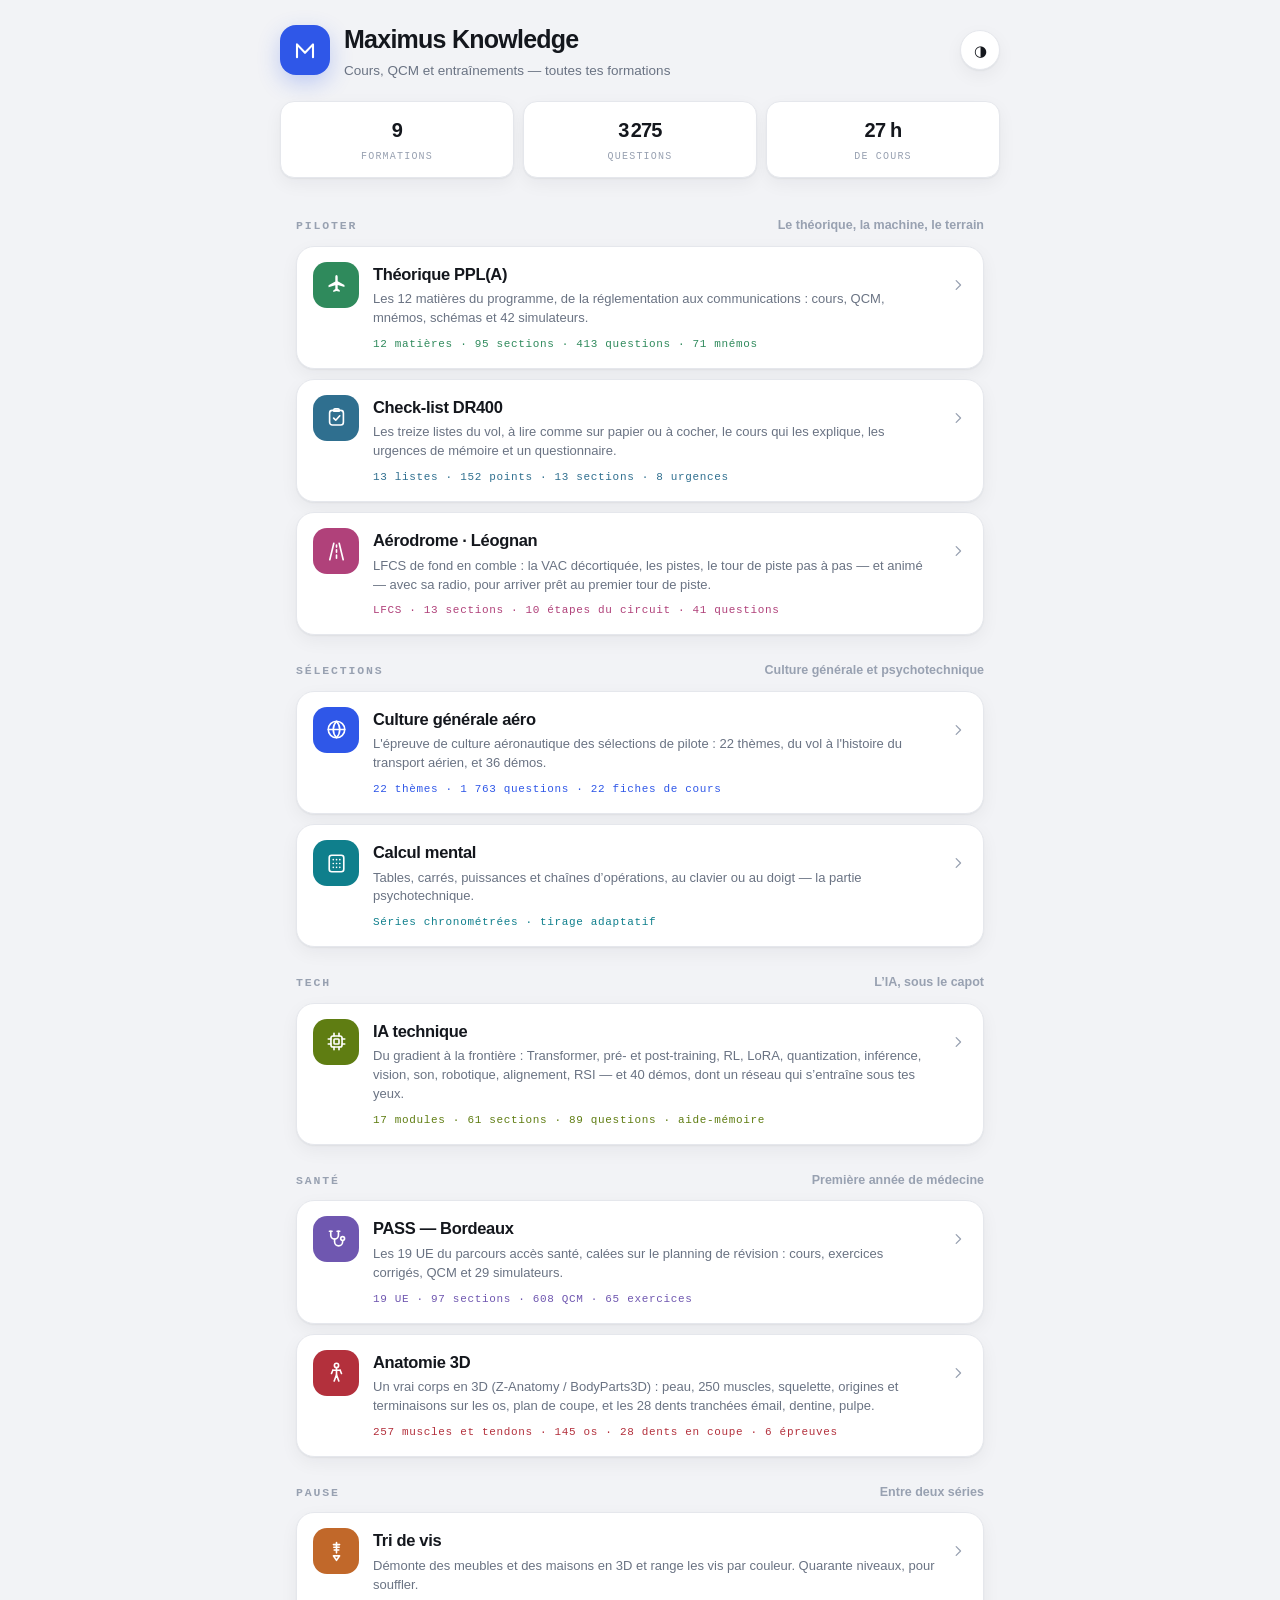
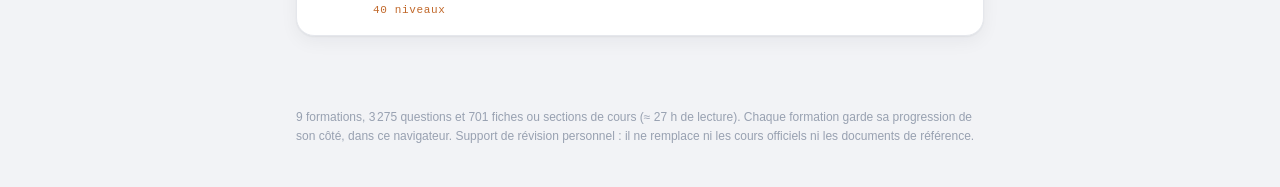
<file: index.html>
<!DOCTYPE html>
<html lang="fr">
<head>
<meta charset="utf-8">
<meta name="viewport" content="width=device-width, initial-scale=1, viewport-fit=cover">
<meta name="theme-color" content="#f2f3f6">
<meta name="description" content="Maximus Knowledge — cours, QCM et entraînements pour plusieurs formations : PPL, check-list DR400, aérodrome de Léognan, IA technique, culture aéronautique, PASS, calcul mental">
<meta name="apple-mobile-web-app-capable" content="yes">
<meta name="apple-mobile-web-app-status-bar-style" content="black-translucent">
<meta name="apple-mobile-web-app-title" content="Maximus">
<link rel="manifest" href="manifest.webmanifest">
<link rel="icon" href="icons/icon-192.png">
<link rel="apple-touch-icon" href="icons/icon-192.png">
<link rel="stylesheet" href="css/theme.css">
<link rel="stylesheet" href="css/accueil.css">
<title>Maximus Knowledge</title>
<script src="js/theme.js"></script>
</head>
<body>

<section class="screen active" id="screen-accueil">
  <header class="brand">
    <div class="brand-inner">
      <span class="brand-mark" id="brand-mark"></span>
      <div class="brand-txt">
        <h1>Maximus Knowledge</h1>
        <p class="sub">Cours, QCM et entraînements — toutes tes formations</p>
      </div>
      <button class="theme-btn" data-theme-toggle aria-label="Mode jour ou nuit">◑</button>
    </div>
    <div class="totaux" id="totaux"></div>
  </header>

  <div class="wrap plain" id="reprise"></div>
  <div class="wrap plain" id="domaines"></div>

  <p class="disclaimer wrap plain" id="foot"></p>
</section>

<script src="js/icons.js"></script>
<script src="data/formations.js"></script>
<script src="js/accueil.js"></script>
</body>
</html>
</file>
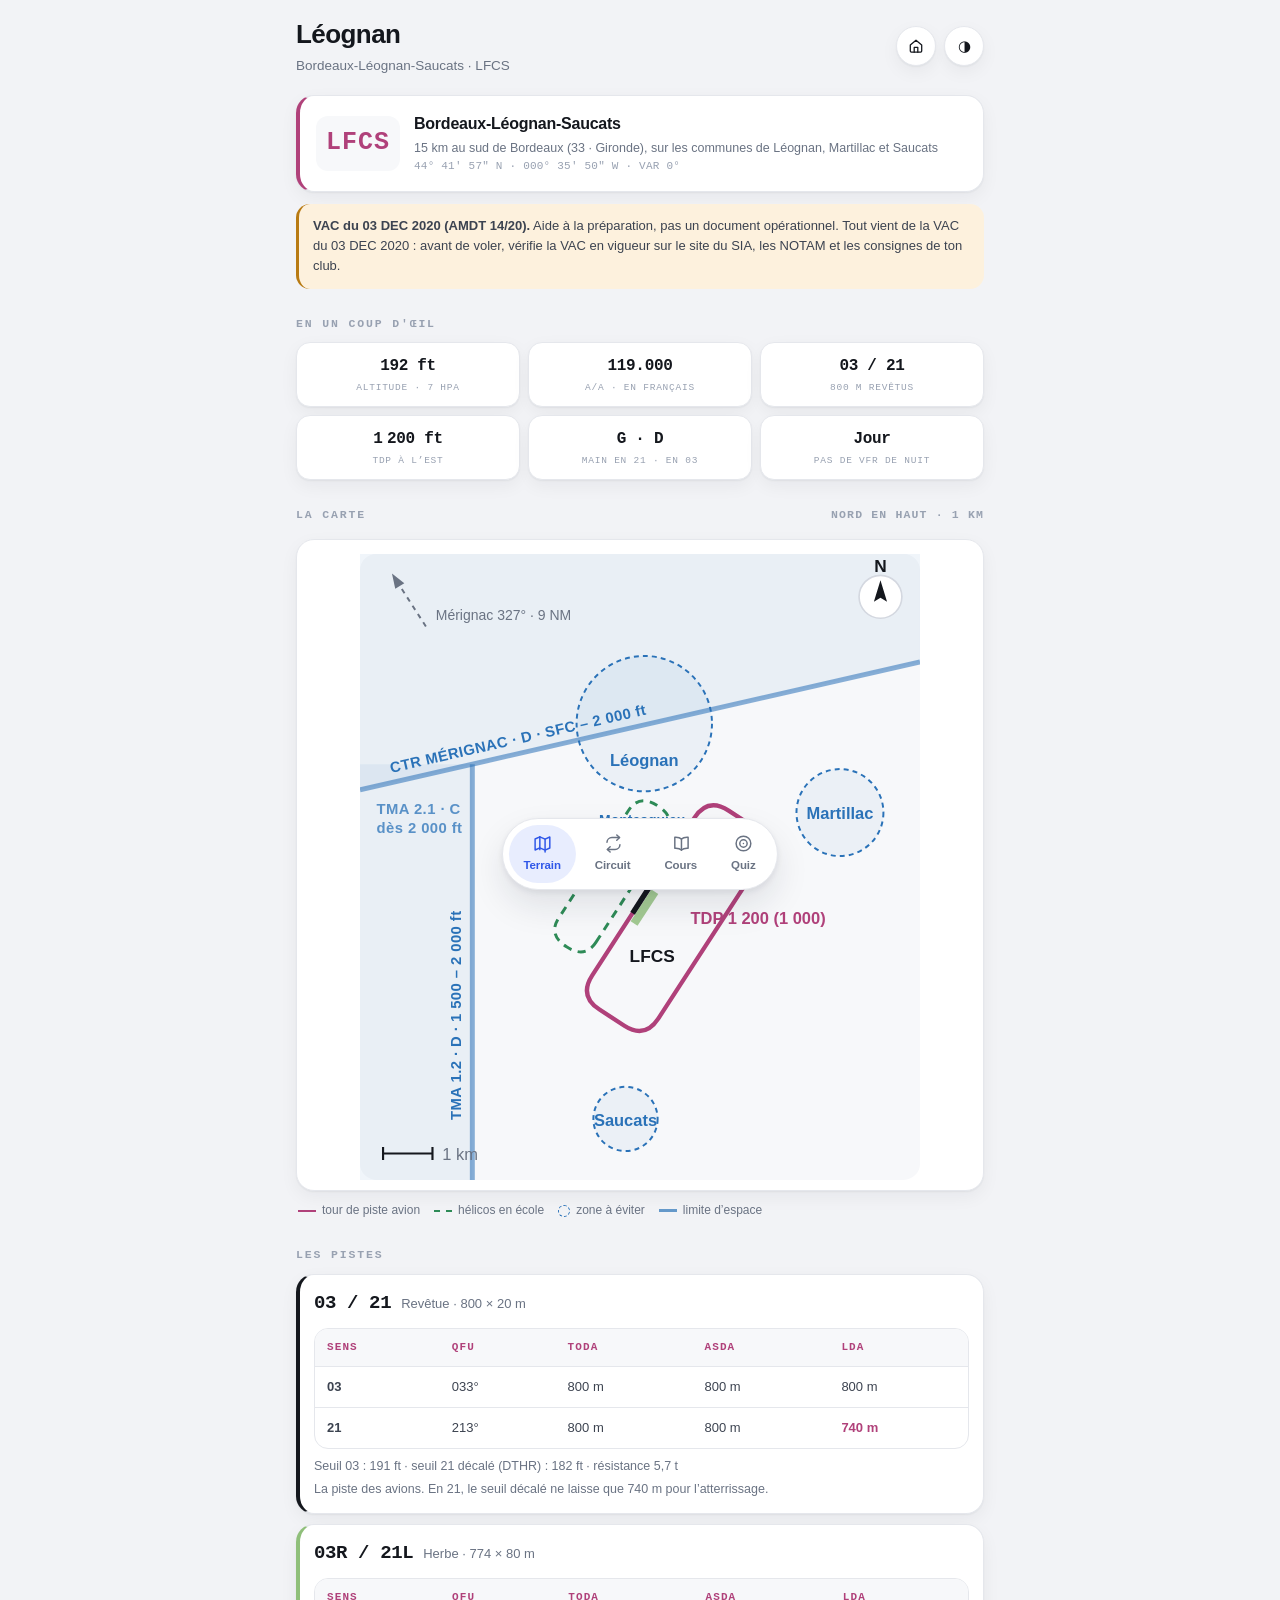
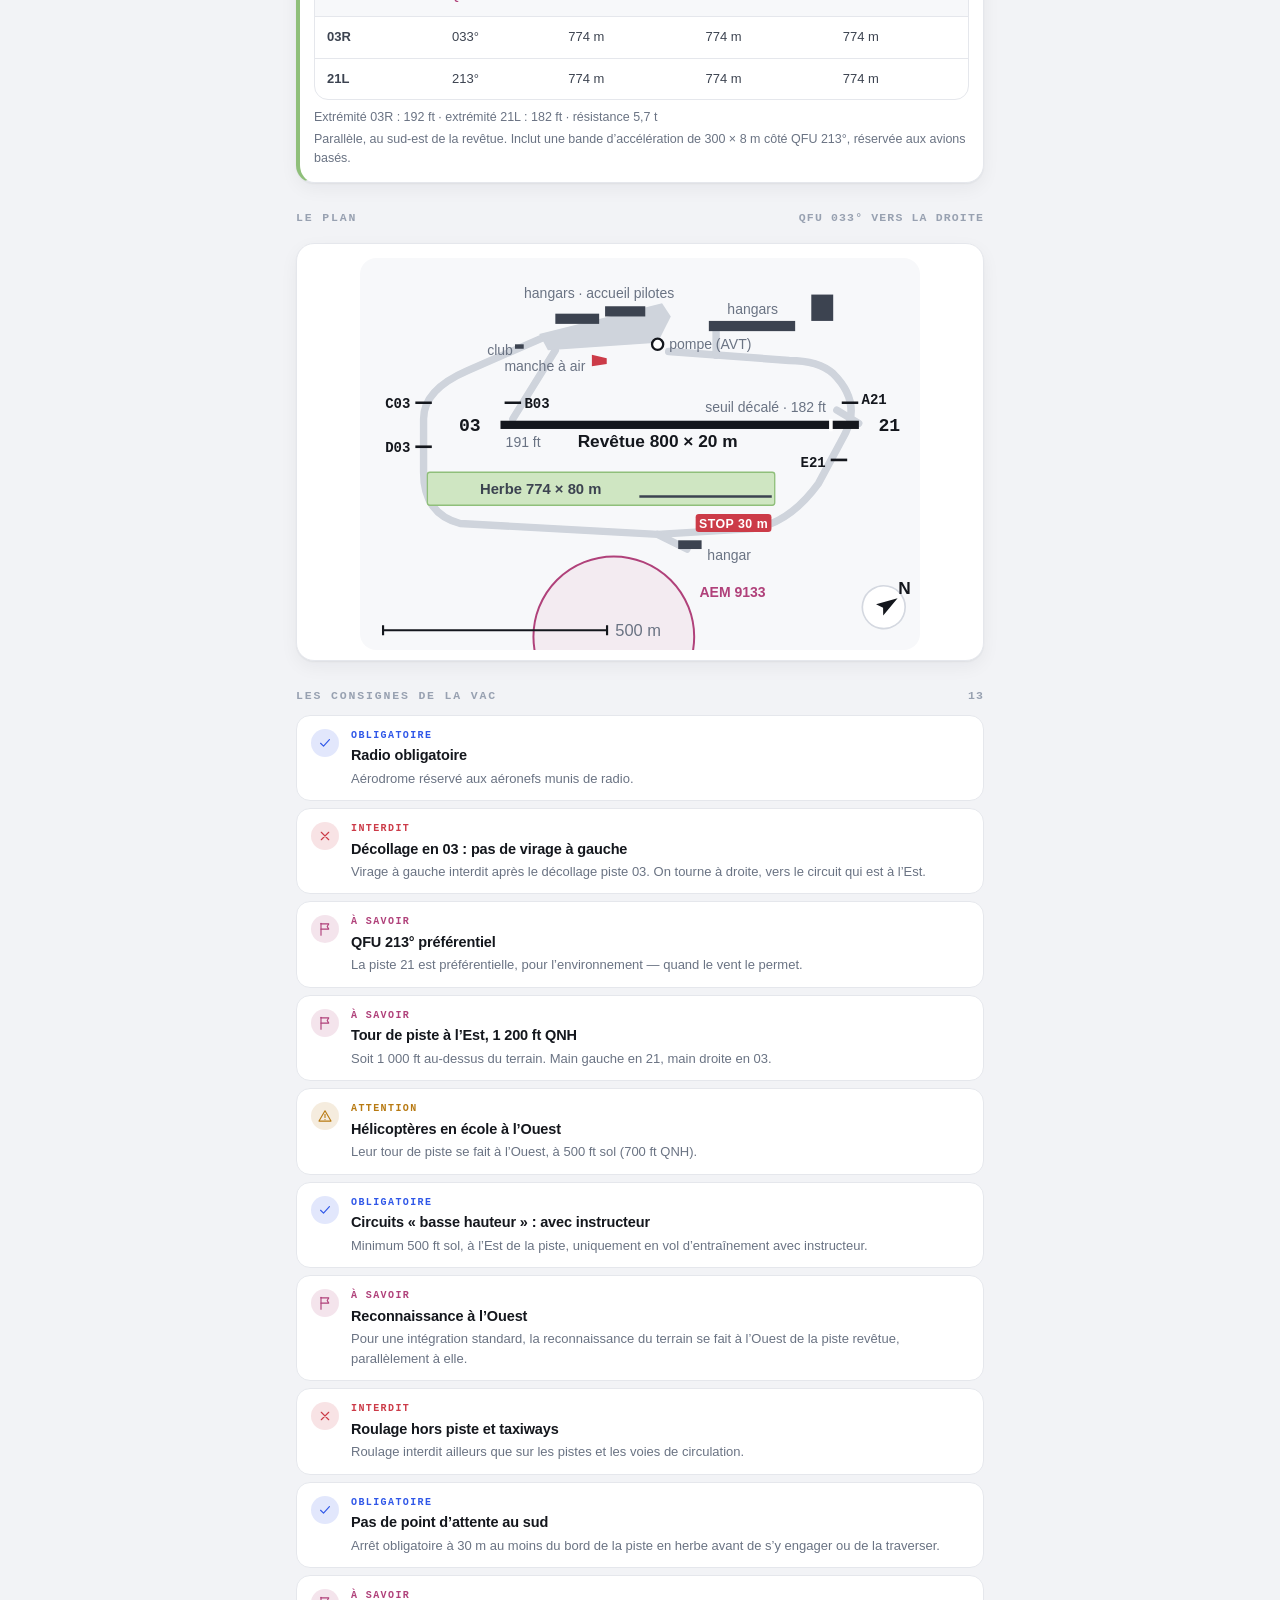
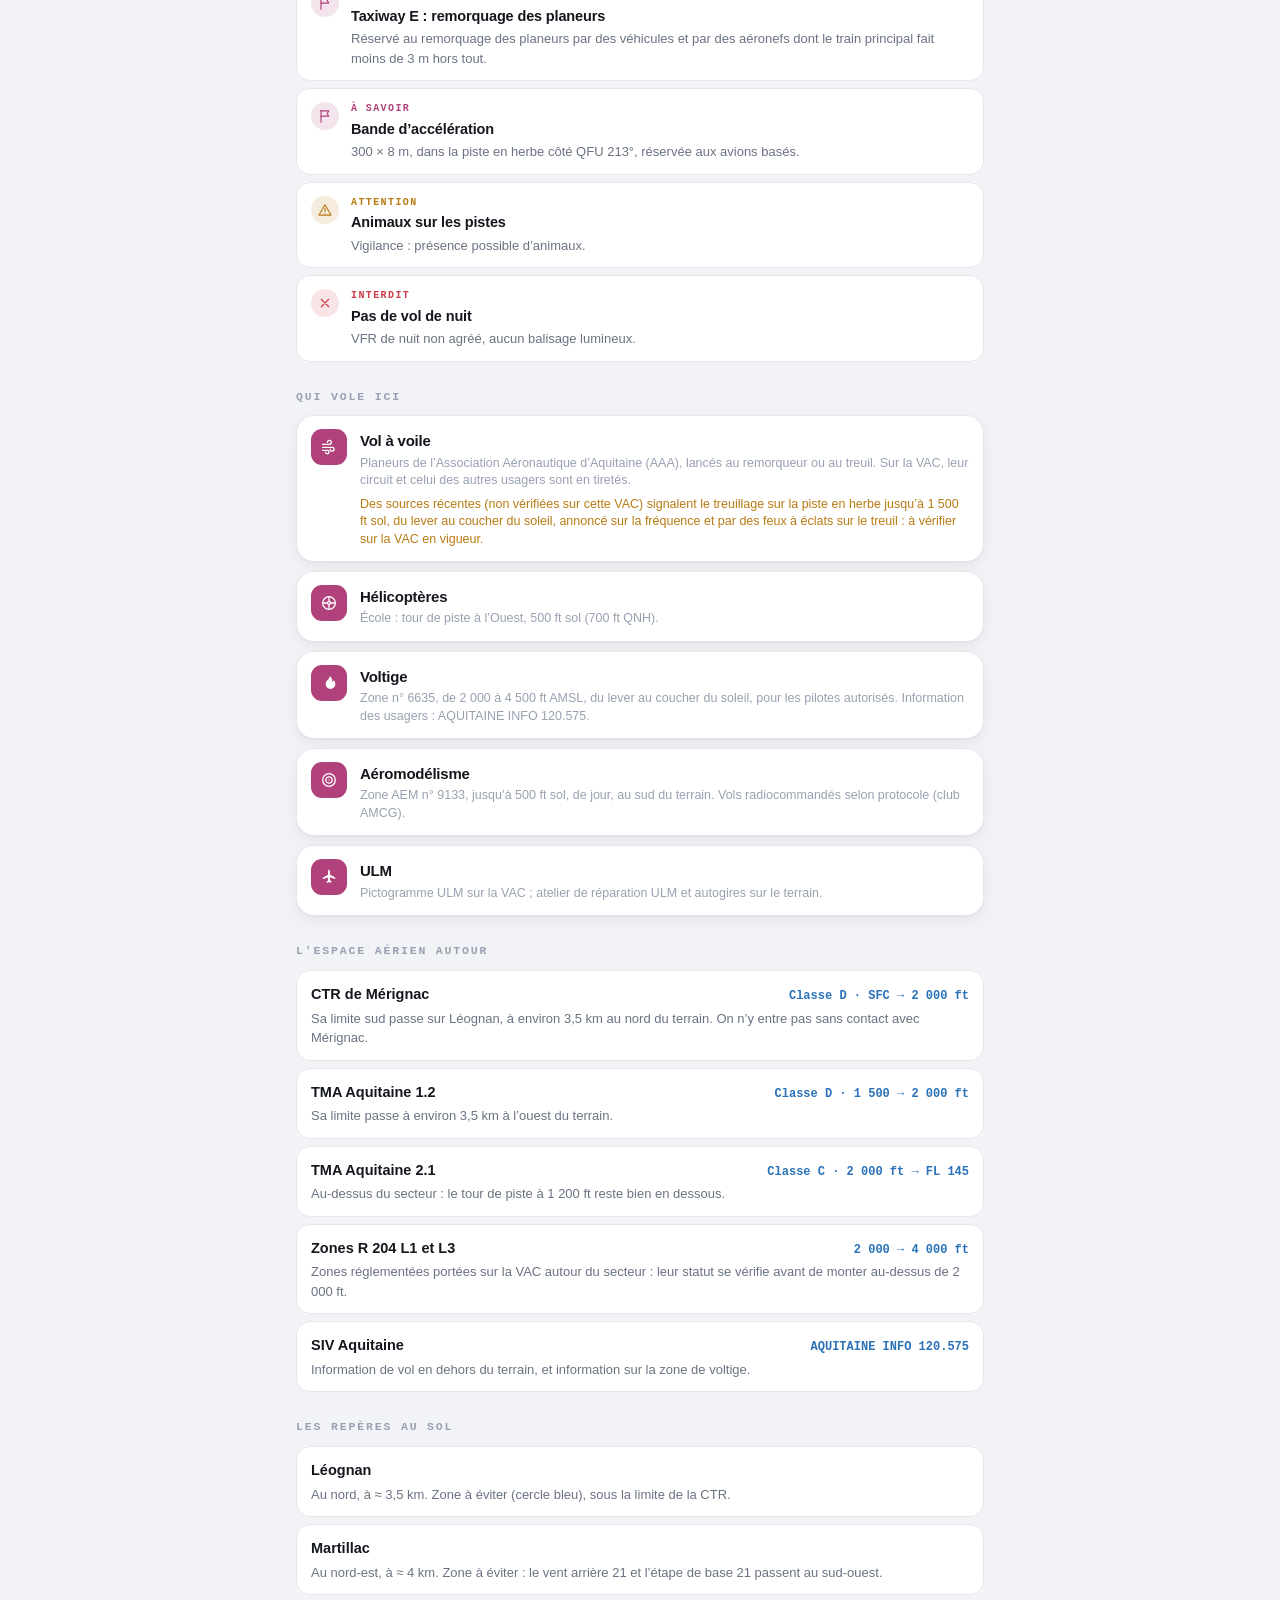
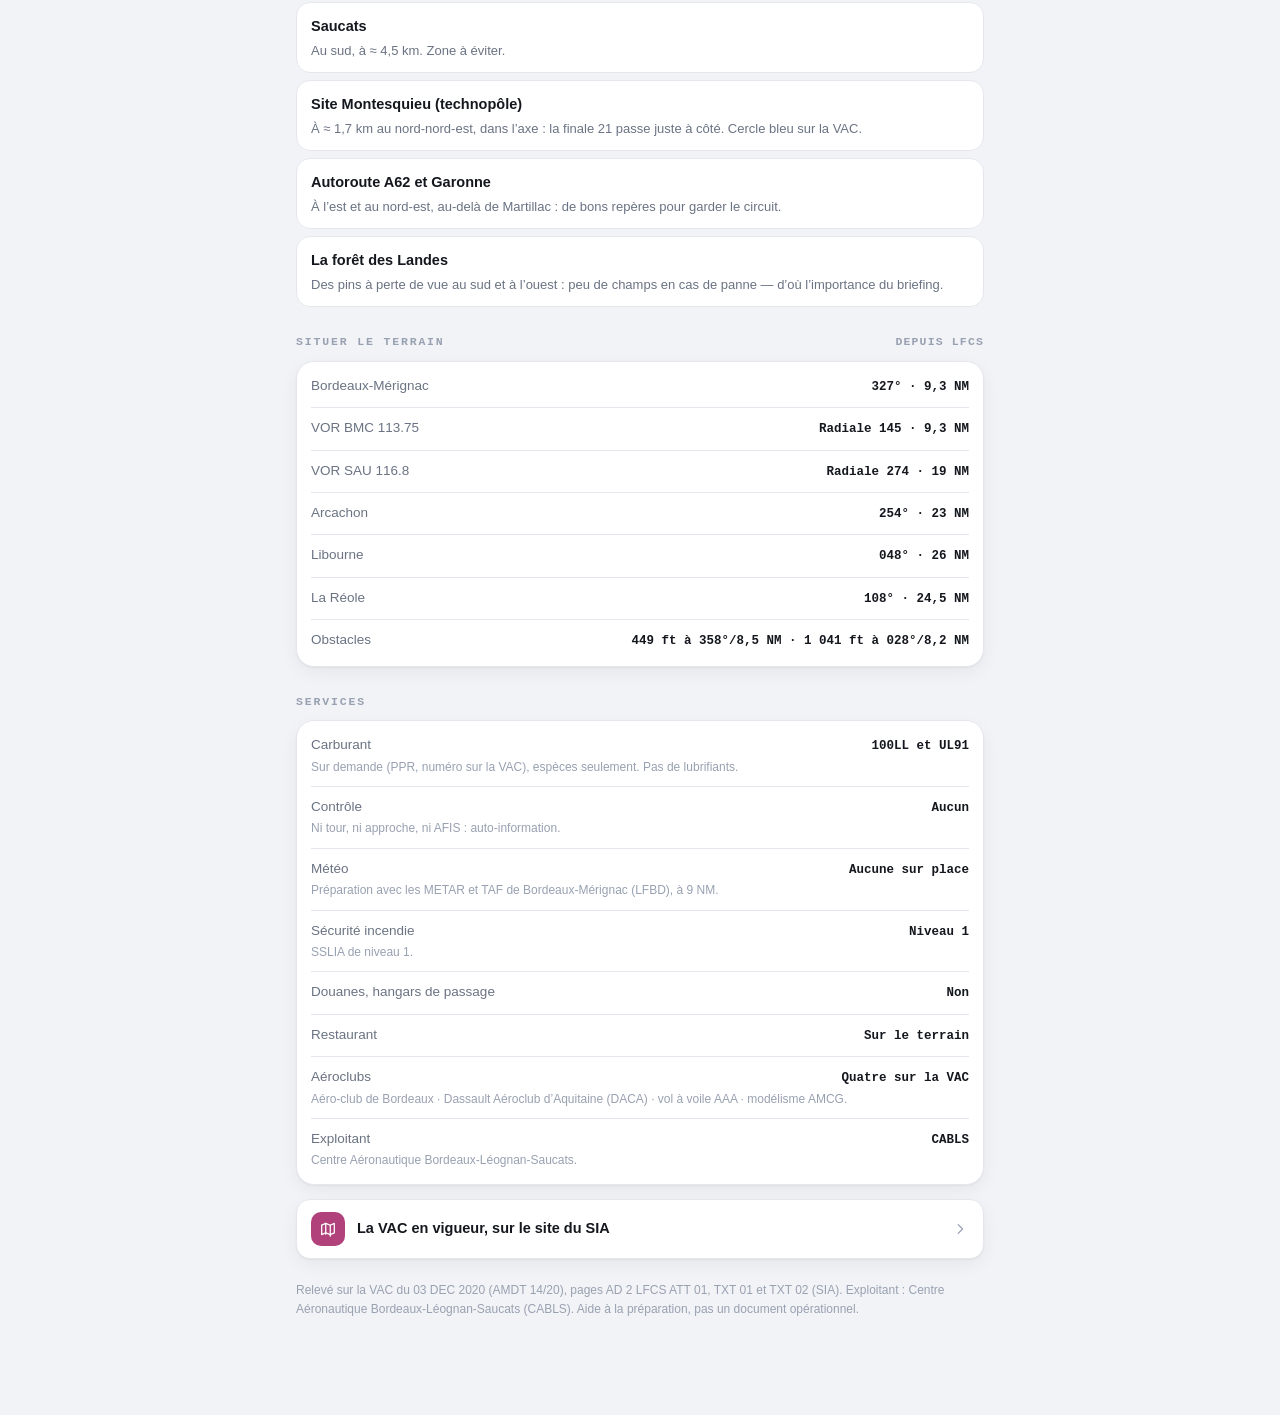
<file: aerodrome.html>
<!DOCTYPE html>
<html lang="fr">
<head>
<meta charset="utf-8">
<meta name="viewport" content="width=device-width, initial-scale=1, viewport-fit=cover">
<meta name="theme-color" content="#f2f3f6">
<meta name="description" content="Aérodrome de Bordeaux-Léognan-Saucats (LFCS) : la VAC décortiquée, les pistes, le tour de piste pas à pas, la radio et un questionnaire">
<meta name="apple-mobile-web-app-capable" content="yes">
<meta name="apple-mobile-web-app-status-bar-style" content="black-translucent">
<meta name="apple-mobile-web-app-title" content="Léognan">
<link rel="manifest" href="manifest.webmanifest">
<link rel="icon" href="icons/icon-192.png">
<link rel="apple-touch-icon" href="icons/icon-192.png">
<link rel="stylesheet" href="css/theme.css">
<link rel="stylesheet" href="css/aerodrome.css">
<title>Aérodrome de Léognan — Maximus Knowledge</title>
<script src="js/theme.js"></script>
<script src="js/trace.js" data-formation="aero"></script>
</head>
<body>

<!-- ══════════════ LE TERRAIN ══════════════ -->
<section class="screen active" id="screen-terrain">
  <div class="wrap">
    <div class="top">
      <div>
        <h1>Léognan</h1>
        <p class="sub">Bordeaux-Léognan-Saucats · LFCS</p>
      </div>
      <div class="acts">
        <a class="iconbtn" href="index.html" title="Mes formations" aria-label="Mes formations" data-ic="home"></a>
        <button class="theme-btn" data-theme-toggle aria-label="Mode jour ou nuit">◑</button>
      </div>
    </div>

    <div class="ad-id" id="ad-id"></div>
    <p class="warn" id="ad-warn"></p>

    <div class="lab">En un coup d'œil</div>
    <div class="ad-tiles" id="ad-tiles"></div>

    <div class="lab">La carte <span class="n">nord en haut · 1 km</span></div>
    <figure class="kfig" id="fig-vac"></figure>
    <div class="legend" id="legend-vac"></div>

    <div class="lab">Les pistes</div>
    <div id="ad-pistes"></div>

    <div class="lab">Le plan <span class="n">QFU 033° vers la droite</span></div>
    <figure class="kfig" id="fig-plan"></figure>

    <div class="lab">Les consignes de la VAC <span class="n" id="n-consignes"></span></div>
    <div id="ad-consignes"></div>

    <div class="lab">Qui vole ici</div>
    <div id="ad-activites"></div>

    <div class="lab">L'espace aérien autour</div>
    <div id="ad-espaces"></div>

    <div class="lab">Les repères au sol</div>
    <div id="ad-reperes"></div>

    <div class="lab">Situer le terrain <span class="n">depuis LFCS</span></div>
    <div class="ad-rows" id="ad-navaids"></div>

    <div class="lab">Services</div>
    <div class="ad-rows" id="ad-services"></div>

    <a class="klink" href="https://www.sia.aviation-civile.gouv.fr/" target="_blank" rel="noopener">
      <span class="tile" data-ic="map"></span><b>La VAC en vigueur, sur le site du SIA</b><span class="chev" data-ic="chevron"></span>
    </a>
    <p class="disclaimer" id="terrain-foot"></p>
  </div>
</section>

<!-- ══════════════ LE TOUR DE PISTE ══════════════ -->
<section class="screen" id="screen-tdp">
  <div class="wrap">
    <div class="top">
      <div>
        <h1>Tour de piste</h1>
        <p class="sub" id="tdp-sub"></p>
      </div>
      <div class="acts">
        <a class="iconbtn" href="index.html" title="Mes formations" aria-label="Mes formations" data-ic="home"></a>
        <button class="theme-btn" data-theme-toggle aria-label="Mode jour ou nuit">◑</button>
      </div>
    </div>

    <div class="rw-pick">
      <div class="seg" id="rw-seg" role="tablist" aria-label="Piste en service">
        <button data-rw="21" role="tab">Piste 21</button>
        <button data-rw="03" role="tab">Piste 03</button>
      </div>
      <span class="rw-note" id="rw-note"></span>
    </div>

    <details class="card wind" id="wind">
      <summary><span data-ic="wind"></span><b>Quelle piste aujourd'hui ?</b><small>Vent et QFE</small><span class="chev" data-ic="chevron"></span></summary>
      <div class="wind-body">
        <div class="wind-in">
          <label>Vent du<input class="field" id="w-dir" type="number" inputmode="numeric" min="0" max="360" step="10" placeholder="270"><span>°</span></label>
          <label>Force<input class="field" id="w-kt" type="number" inputmode="numeric" min="0" max="60" placeholder="12"><span>kt</span></label>
          <label>QNH<input class="field" id="w-qnh" type="number" inputmode="numeric" min="950" max="1060" placeholder="1018"><span>hPa</span></label>
        </div>
        <div id="wind-out"></div>
      </div>
    </details>

    <figure class="kfig" id="fig-circuit"></figure>
    <div class="ad-tiles four" id="tdp-chiffres"></div>

    <div class="duo">
      <button class="btn go" data-nav="repet" data-ic="play">Répéter à blanc</button>
      <a class="btn ghost" href="checklist.html#lecture" data-ic="clipboard">Check-list</a>
    </div>

    <label class="setting ind-set">
      <div><strong>Ton indicatif</strong><small>Repris dans tous les messages radio</small></div>
      <input type="text" id="set-ind" maxlength="8" autocomplete="off" autocapitalize="characters" spellcheck="false" placeholder="F-GXXX">
    </label>

    <div class="lab">Avant de rouler</div>
    <div id="tdp-roulage"></div>

    <div class="lab">Le tour, étape par étape <span class="n" id="tdp-n"></span></div>
    <div id="tdp-etapes"></div>

    <p class="disclaimer">
      Vitesses d'un DR400 de club, celles de la check-list de cette application : le manuel de vol de ton avion et
      les consignes de ton instructeur font foi. Le circuit est celui de la VAC du 03 DEC 2020.
    </p>
  </div>
</section>

<!-- ══════════════ RÉPÉTITION À BLANC ══════════════ -->
<section class="screen" id="screen-repet">
  <div class="rdr-top">
    <div class="line">
      <button class="iconbtn flat" id="rp-back" aria-label="Retour" data-ic="left"></button>
      <div class="who"><b id="rp-titre"></b><small id="rp-pos"></small></div>
      <button class="iconbtn flat" id="rp-restart" aria-label="Recommencer" title="Recommencer" data-ic="repeat"></button>
    </div>
    <div class="track"><i id="rp-track"></i></div>
  </div>
  <div class="rdr-body" id="rp-body"></div>
  <div class="rdr-foot">
    <div class="inner">
      <button class="btn ghost" id="rp-prev" aria-label="Étape précédente" data-ic="left"></button>
      <button class="btn go" id="rp-next"></button>
    </div>
  </div>
</section>

<!-- ══════════════ LE COURS ══════════════ -->
<section class="screen" id="screen-cours">
  <div class="wrap">
    <div class="top">
      <div>
        <h1>Le cours</h1>
        <p class="sub">Léognan de fond en comble</p>
      </div>
      <div class="acts">
        <a class="iconbtn" href="index.html" title="Mes formations" aria-label="Mes formations" data-ic="home"></a>
        <button class="theme-btn" data-theme-toggle aria-label="Mode jour ou nuit">◑</button>
      </div>
    </div>
    <div id="cours-body"></div>
  </div>
</section>

<section class="screen" id="screen-reader"></section>

<!-- ══════════════ QUIZ ══════════════ -->
<section class="screen" id="screen-quizhome">
  <div class="wrap">
    <div class="top">
      <div>
        <h1>Questionnaire</h1>
        <p class="sub" id="quiz-sub"></p>
      </div>
      <div class="acts">
        <a class="iconbtn" href="index.html" title="Mes formations" aria-label="Mes formations" data-ic="home"></a>
        <button class="theme-btn" data-theme-toggle aria-label="Mode jour ou nuit">◑</button>
      </div>
    </div>
    <div id="quiz-score"></div>
    <div class="lab">Choisis ta série</div>
    <div id="quiz-modes"></div>
    <div class="lab">Longueur</div>
    <div class="seg wide-seg" id="quiz-len"></div>
    <p class="disclaimer">Questions bâties sur la VAC du 03 DEC 2020. Avant de voler, c'est la VAC en vigueur qui compte.</p>
  </div>
  <div class="rfoot">
    <div class="inner"><button class="btn go wide" id="quiz-start"></button></div>
  </div>
</section>

<section class="screen" id="screen-quiz"></section>
<section class="screen" id="screen-result"></section>

<nav class="tabbar" id="tabbar"></nav>
<div id="toast" class="toast"></div>

<script src="js/icons.js"></script>
<script src="js/kit.js"></script>
<script src="data/aerodrome-lfcs.js"></script>
<script src="js/aerodrome-figs.js"></script>
<script src="js/demos.js"></script>
<script src="js/demos-vol.js"></script>
<script src="js/demos-moteur.js"></script>
<script src="js/demos-nav.js"></script>
<script src="js/demos-humain.js"></script>
<script src="js/demos-lfcs.js"></script>
<script src="js/aerodrome-app.js"></script>
</body>
</html>
</file>
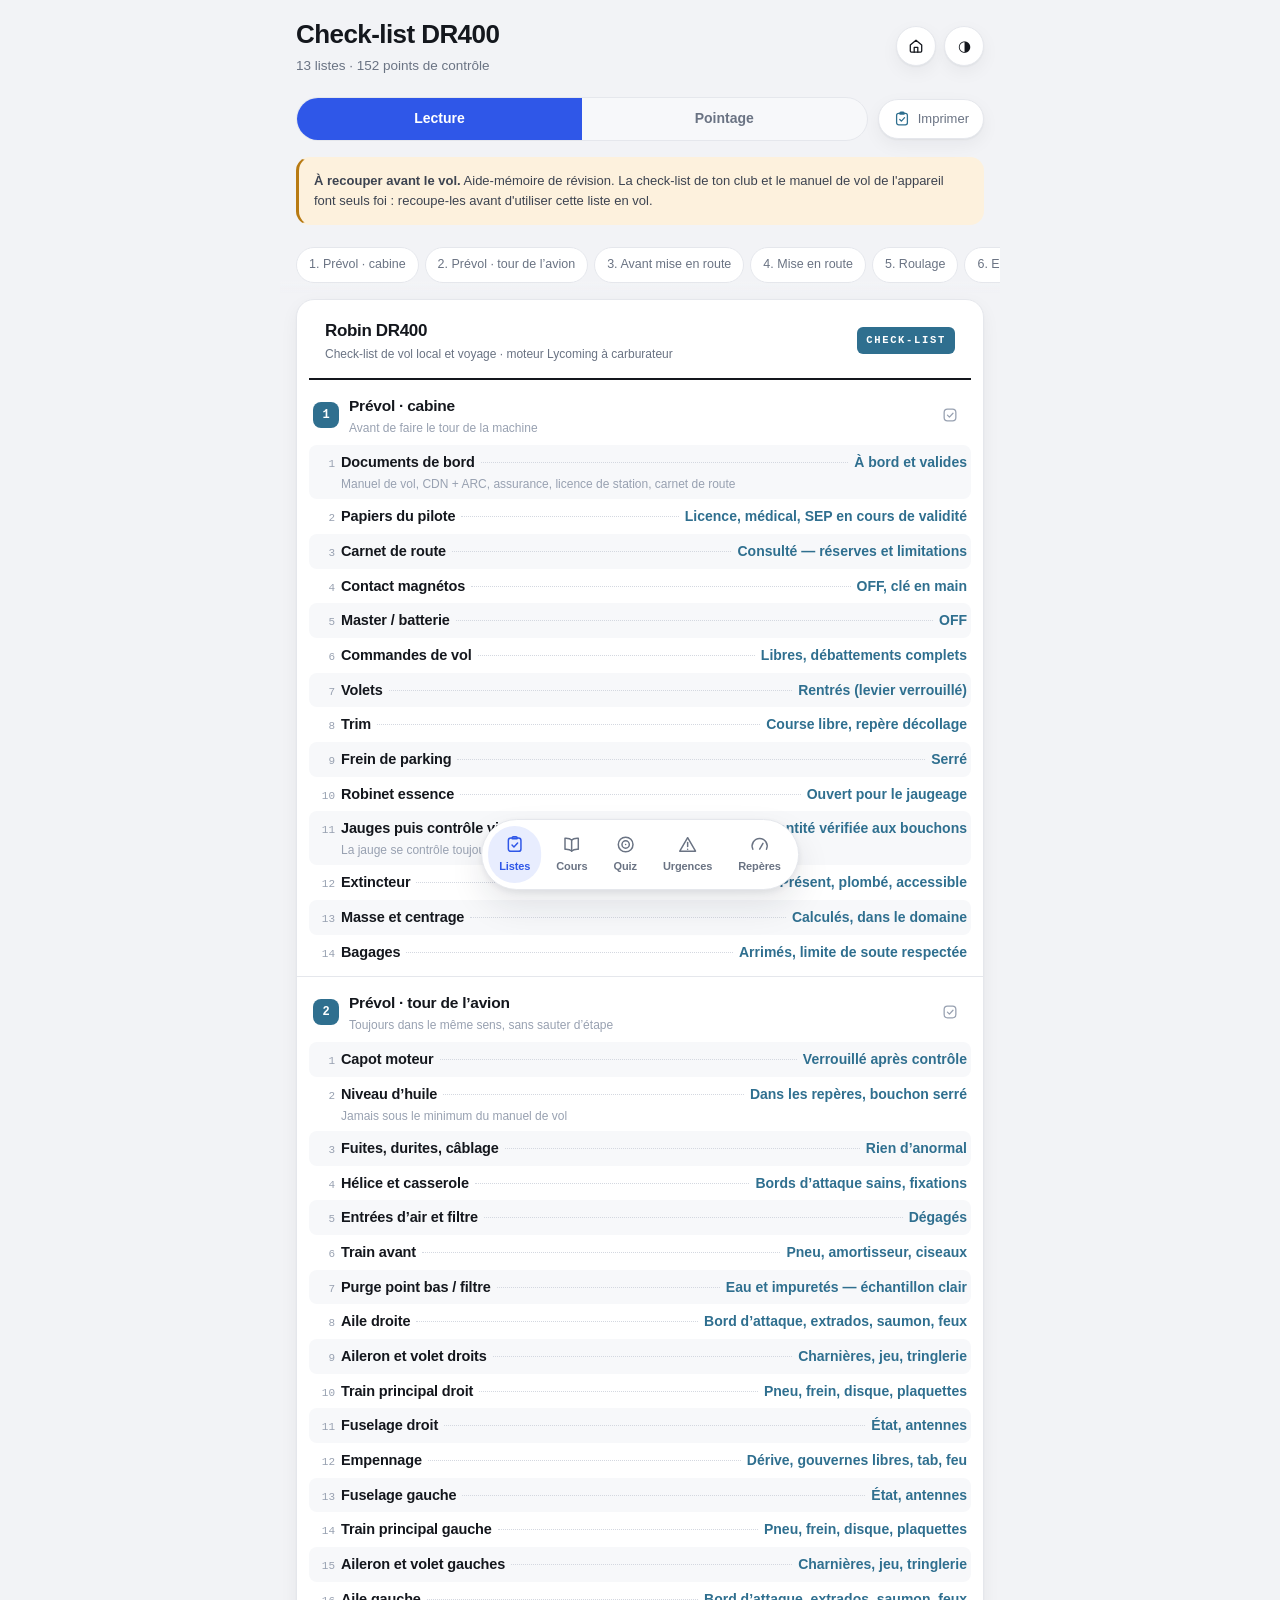
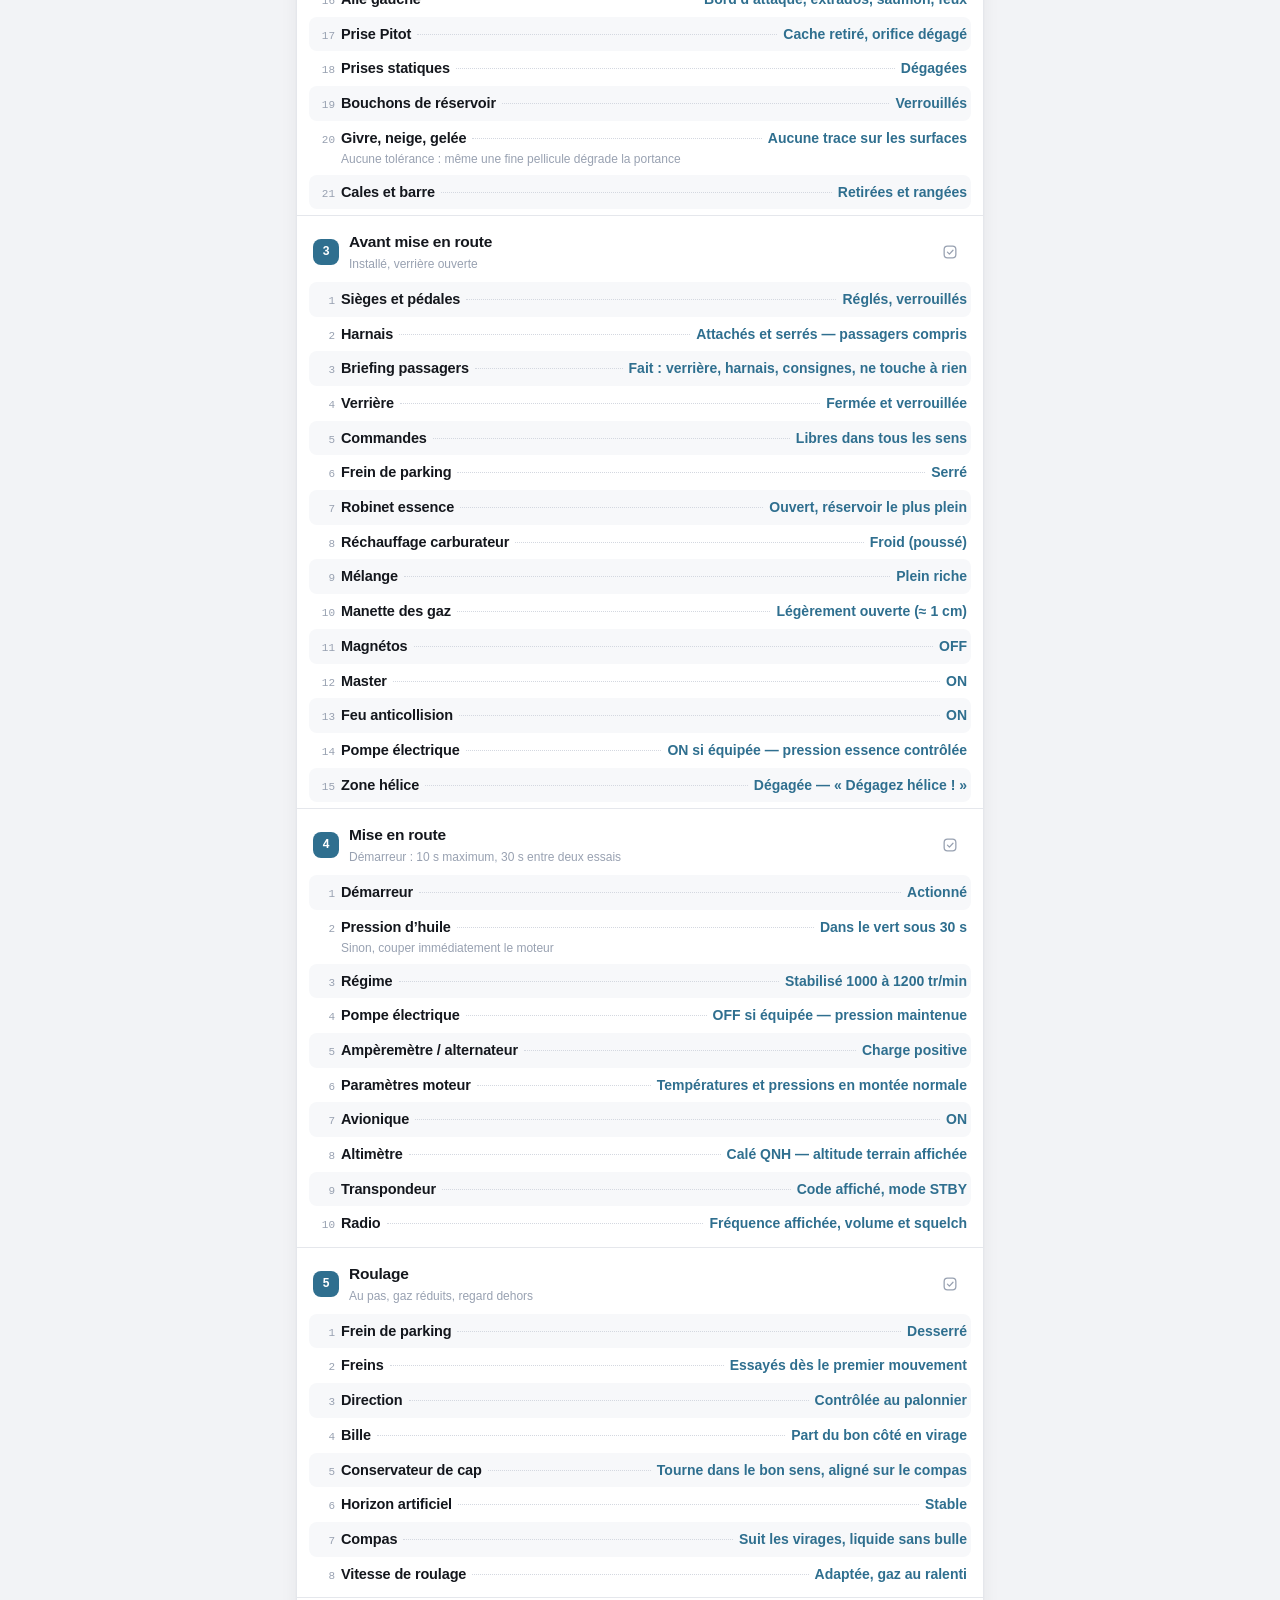
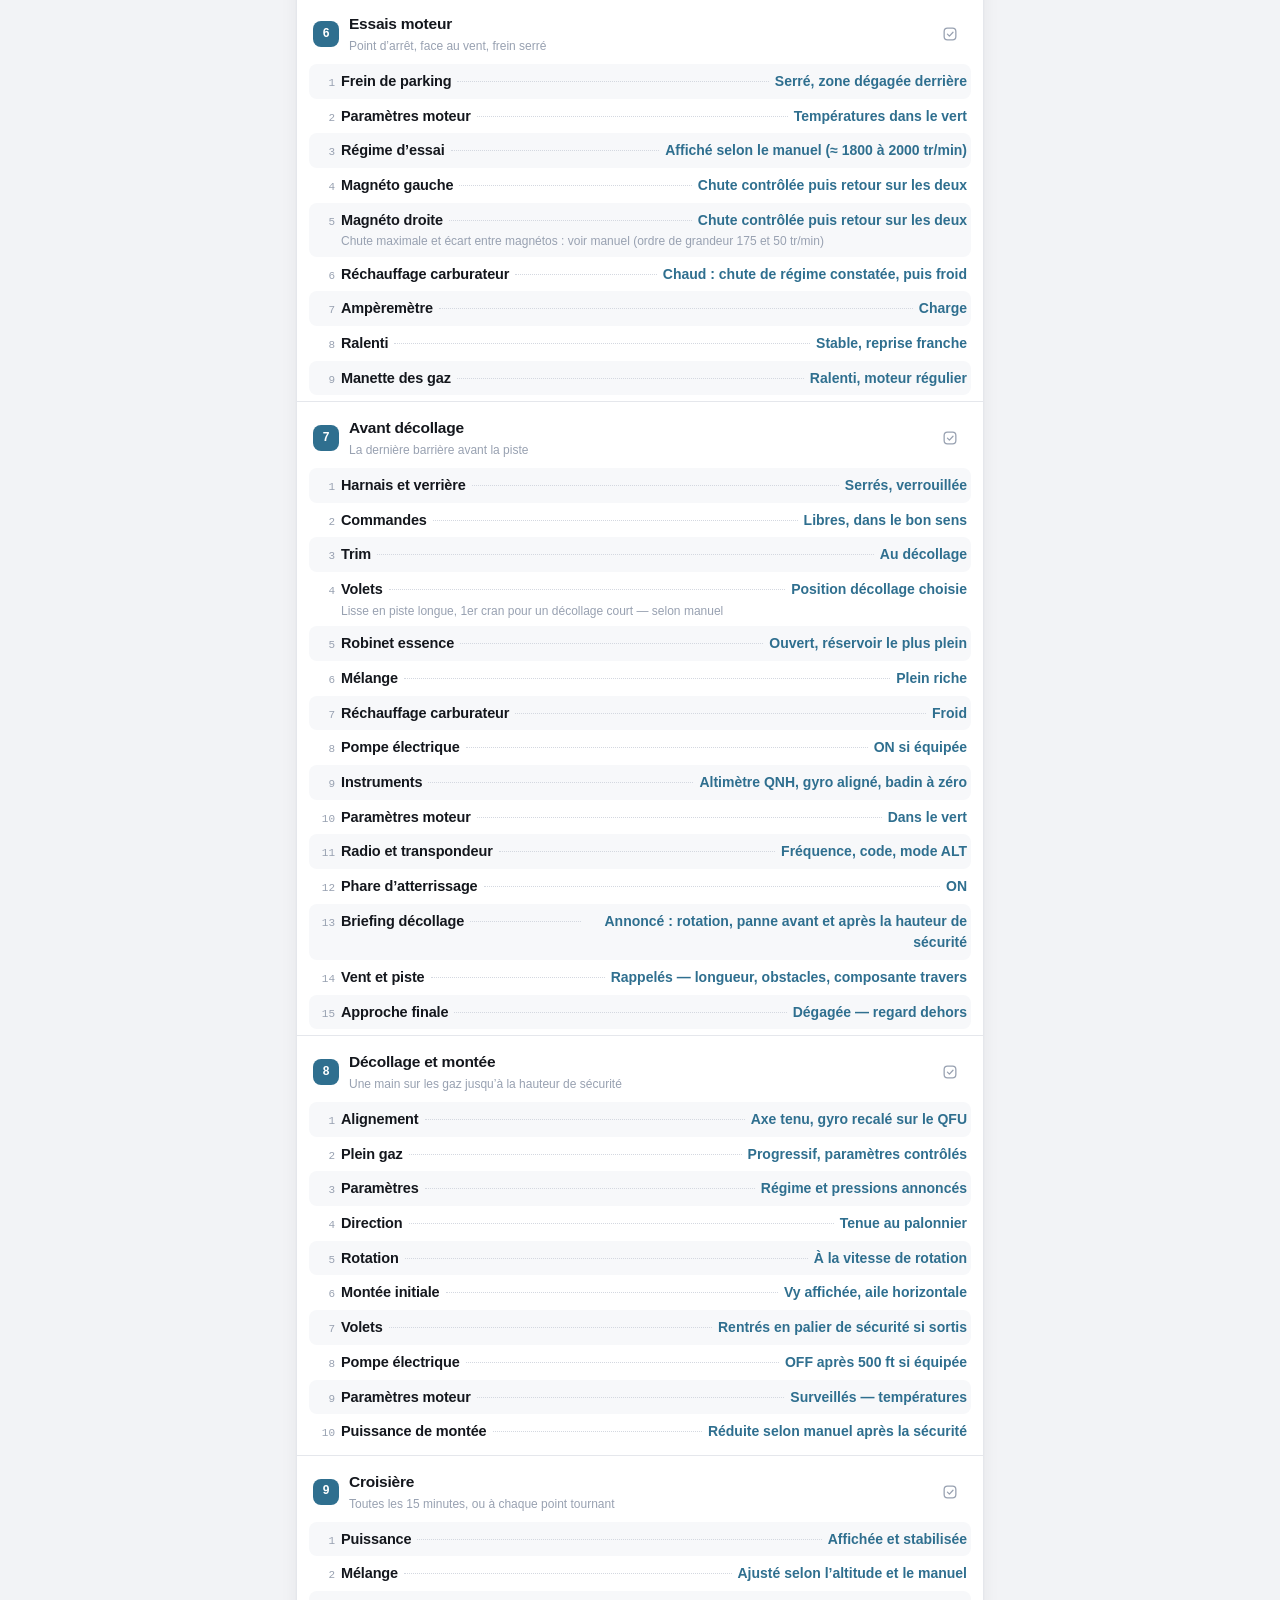
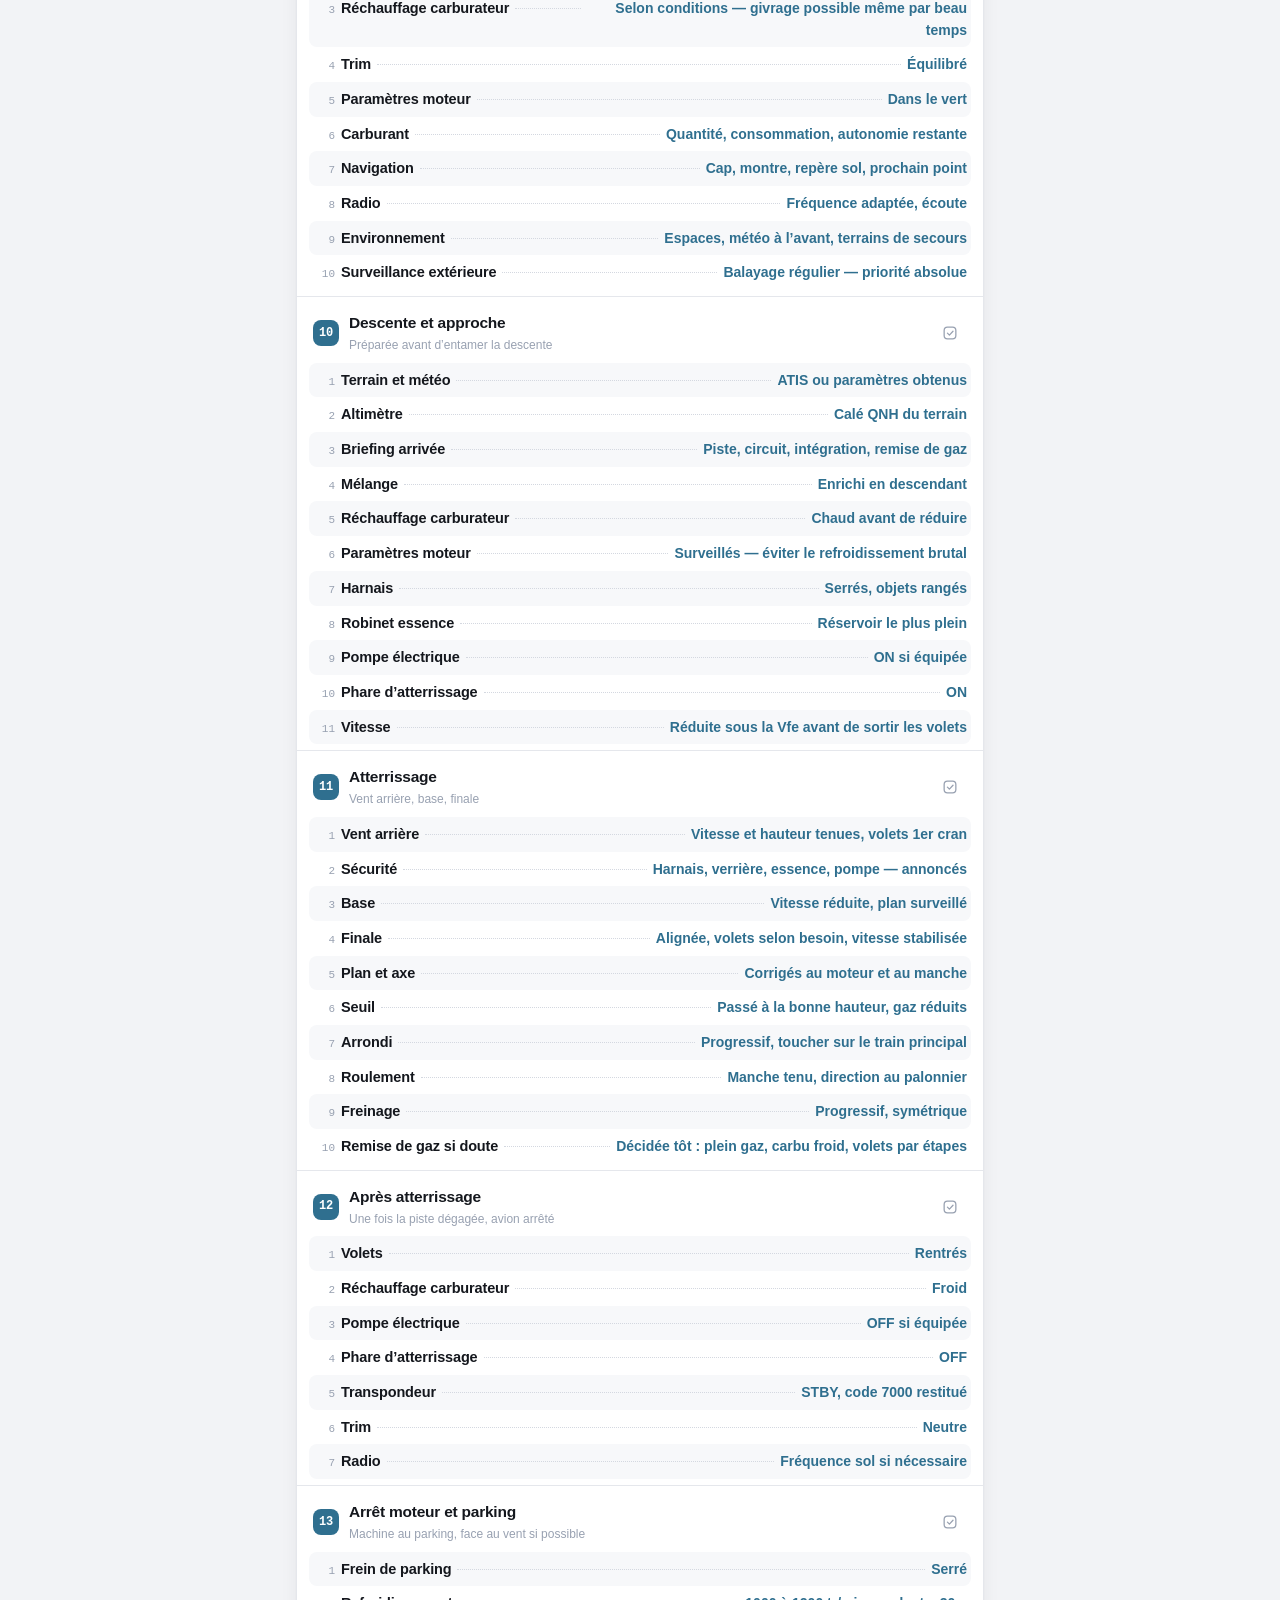
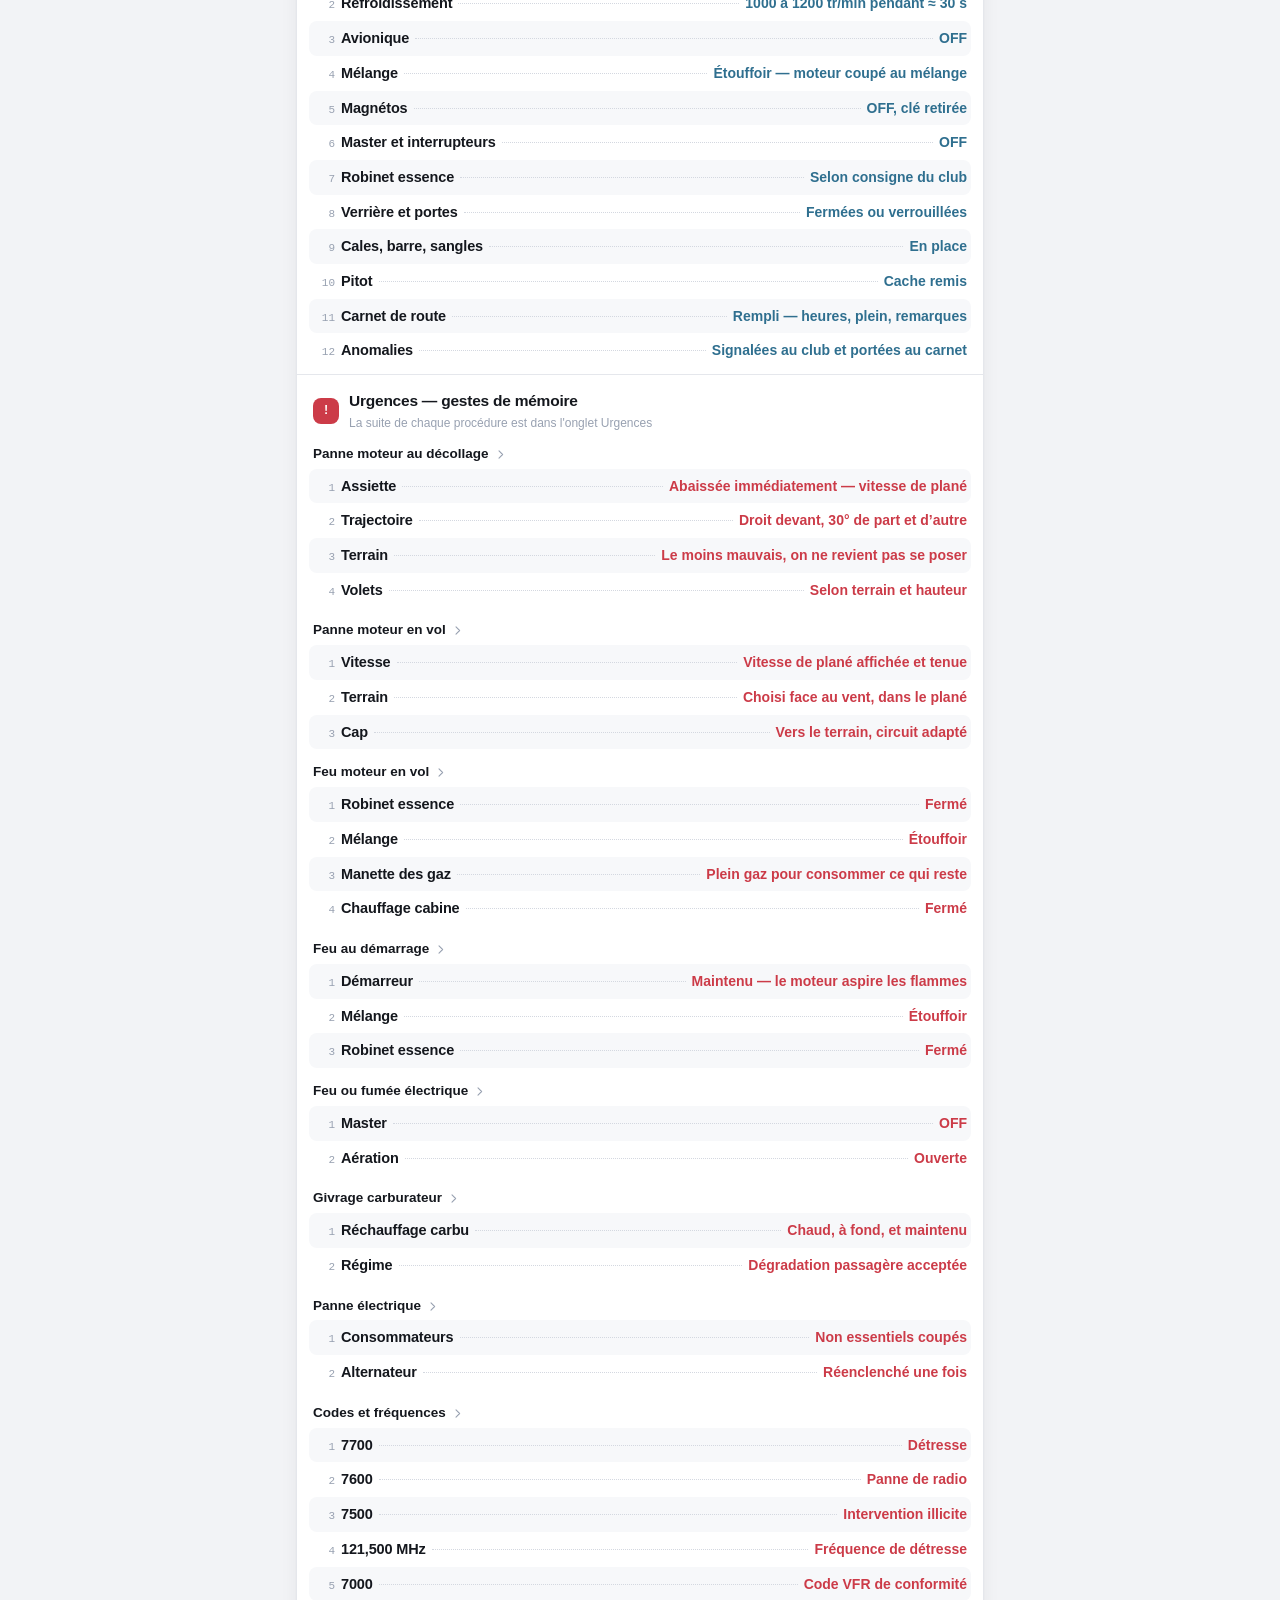
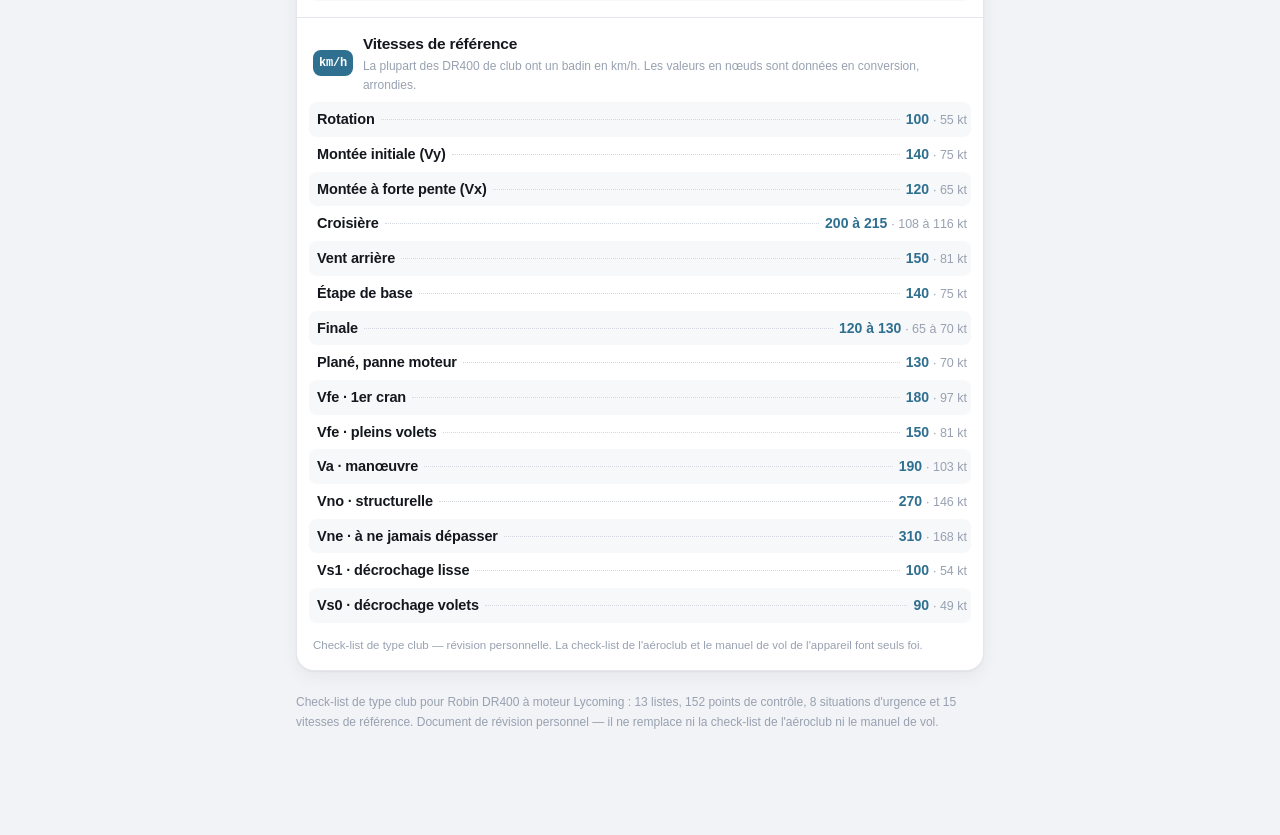
<file: checklist.html>
<!DOCTYPE html>
<html lang="fr">
<head>
<meta charset="utf-8">
<meta name="viewport" content="width=device-width, initial-scale=1, viewport-fit=cover">
<meta name="theme-color" content="#f2f3f6">
<meta name="description" content="Check-list Robin DR400 : les listes en lecture ou à cocher, le cours qui les explique, les urgences et les repères chiffrés">
<meta name="apple-mobile-web-app-capable" content="yes">
<meta name="apple-mobile-web-app-status-bar-style" content="black-translucent">
<meta name="apple-mobile-web-app-title" content="Check-list DR400">
<link rel="manifest" href="manifest.webmanifest">
<link rel="icon" href="icons/icon-192.png">
<link rel="apple-touch-icon" href="icons/icon-192.png">
<link rel="stylesheet" href="css/theme.css">
<link rel="stylesheet" href="css/checklist.css">
<title>Check-list DR400 — Maximus Knowledge</title>
<script src="js/theme.js"></script>
<script src="js/trace.js" data-formation="check"></script>
</head>
<body>

<!-- ══════════════ LES LISTES ══════════════ -->
<section class="screen active" id="screen-lists">
  <div class="wrap">
    <div class="top">
      <div>
        <h1>Check-list DR400</h1>
        <p class="sub" id="lists-sub"></p>
      </div>
      <div class="acts">
        <a class="iconbtn" href="index.html" title="Mes formations" aria-label="Mes formations" data-ic="home"></a>
        <button class="theme-btn" data-theme-toggle aria-label="Mode jour ou nuit">◑</button>
      </div>
    </div>

    <div class="vue-bar">
      <div class="seg vue-seg" id="vue-seg" role="tablist" aria-label="Affichage des listes">
        <button data-vue="lecture" role="tab">Lecture</button>
        <button data-vue="pointage" role="tab">Pointage</button>
      </div>
      <button class="chip-btn" id="btn-print" data-ic="clipboard">Imprimer</button>
    </div>

    <p class="warn" id="warn"></p>

    <!-- Lecture : toute la check-list, comme sur papier -->
    <div id="vue-lecture">
      <nav class="lect-index" id="lect-index" aria-label="Aller à une liste"></nav>
      <article class="paper" id="paper"></article>
    </div>

    <!-- Pointage : une liste à la fois, à cocher -->
    <div id="vue-pointage" hidden>
      <div id="seance"></div>
      <div class="lab">Phases de vol <span class="n" id="phase-count"></span></div>
      <div id="phase-list"></div>
    </div>

    <p class="disclaimer" id="lists-foot"></p>
  </div>
</section>

<!-- ══════════════ UNE LISTE À COCHER ══════════════ -->
<section class="screen" id="screen-run">
  <header class="run-top">
    <div class="line">
      <button class="iconbtn flat" id="run-back" aria-label="Retour" data-ic="left"></button>
      <div class="who">
        <b id="run-name"></b>
        <small id="run-sub"></small>
      </div>
      <button class="iconbtn flat" id="run-reset" aria-label="Tout décocher" title="Décocher cette liste" data-ic="repeat"></button>
    </div>
    <div class="segs" id="run-segs"></div>
  </header>
  <div class="run-body" id="run-body"></div>
  <div class="run-foot">
    <div class="inner">
      <button class="btn ghost" id="run-prev" aria-label="Liste précédente" data-ic="left"></button>
      <button class="btn go" id="run-next"></button>
    </div>
  </div>
</section>

<!-- ══════════════ LE COURS ══════════════ -->
<section class="screen" id="screen-cours">
  <div class="wrap">
    <div class="top">
      <div>
        <h1>Le cours</h1>
        <p class="sub">Comprendre la check-list avant de la réciter</p>
      </div>
      <div class="acts">
        <a class="iconbtn" href="index.html" title="Mes formations" aria-label="Mes formations" data-ic="home"></a>
        <button class="theme-btn" data-theme-toggle aria-label="Mode jour ou nuit">◑</button>
      </div>
    </div>
    <div id="cours-body"></div>
  </div>
</section>

<!-- ══════════════ LECTEUR DE SECTION (rempli par Kit.cours) ══════════════ -->
<section class="screen" id="screen-reader"></section>

<!-- ══════════════ QUIZ — CHOIX DE LA SÉRIE ══════════════ -->
<section class="screen" id="screen-quizhome">
  <div class="wrap">
    <div class="top">
      <div>
        <h1>Questionnaire</h1>
        <p class="sub" id="quiz-sub"></p>
      </div>
      <div class="acts">
        <a class="iconbtn" href="index.html" title="Mes formations" aria-label="Mes formations" data-ic="home"></a>
        <button class="theme-btn" data-theme-toggle aria-label="Mode jour ou nuit">◑</button>
      </div>
    </div>

    <div id="quiz-score"></div>

    <div class="lab">Choisis ta série</div>
    <div id="quiz-modes"></div>

    <div class="lab">Longueur</div>
    <div class="seg wide-seg" id="quiz-len"></div>

    <div class="lab">Ou une liste précise</div>
    <div id="quiz-phases"></div>

    <p class="disclaimer" id="quiz-foot"></p>
  </div>
  <div class="rfoot">
    <div class="inner">
      <button class="btn go wide" id="quiz-start"></button>
    </div>
  </div>
</section>

<!-- ══════════════ QUIZ ET RÉSULTAT (remplis par Kit.serie) ══════════════ -->
<section class="screen" id="screen-quiz"></section>
<section class="screen" id="screen-result"></section>

<!-- ══════════════ URGENCES ══════════════ -->
<section class="screen" id="screen-urgences">
  <div class="wrap">
    <div class="top">
      <div>
        <h1>Urgences</h1>
        <p class="sub">Les gestes de mémoire, puis la suite</p>
      </div>
      <div class="acts">
        <a class="iconbtn" href="index.html" title="Mes formations" aria-label="Mes formations" data-ic="home"></a>
        <button class="theme-btn" data-theme-toggle aria-label="Mode jour ou nuit">◑</button>
      </div>
    </div>
    <p class="warn danger">Rien ne remplace l'entraînement et la check-list du club. Les gestes de mémoire se révisent au sol, pas en vol.</p>
    <div id="urg-list"></div>
  </div>
</section>

<!-- ══════════════ UNE URGENCE ══════════════ -->
<section class="screen" id="screen-urgence">
  <header class="urg-head" id="urg-head"></header>
  <div class="wrap" id="urg-body"></div>
</section>

<!-- ══════════════ REPÈRES ══════════════ -->
<section class="screen" id="screen-infos">
  <div class="wrap">
    <div class="top">
      <div>
        <h1>Repères</h1>
        <p class="sub">Vitesses, limitations et réglages</p>
      </div>
      <div class="acts">
        <a class="iconbtn" href="index.html" title="Mes formations" aria-label="Mes formations" data-ic="home"></a>
        <button class="theme-btn" data-theme-toggle aria-label="Mode jour ou nuit">◑</button>
      </div>
    </div>

    <div class="lab">Vitesses <span class="n" id="v-note">km/h · kt</span></div>
    <div id="vitesses"></div>

    <div class="lab">Limitations</div>
    <div id="limites"></div>

    <div class="lab">Réglages de la check-list</div>
    <div class="setting-list">
      <label class="setting">
        <div><strong>Gros caractères</strong><small>Plus lisible en vol, sur les genoux</small></div>
        <input type="checkbox" id="set-big" class="switch">
      </label>
      <label class="setting">
        <div><strong>Garder l'écran allumé</strong><small>Tant qu'une liste est ouverte</small></div>
        <input type="checkbox" id="set-wake" class="switch">
      </label>
      <button class="setting as-btn" id="btn-reset-all">
        <div><strong style="color:var(--no)">Tout décocher</strong><small>Remet les treize listes à zéro</small></div>
        <span class="chev" style="color:var(--no)" data-ic="trash"></span>
      </button>
    </div>

    <p class="warn" id="warn-2"></p>
    <p class="disclaimer" id="infos-foot"></p>
  </div>
</section>

<!-- ══════════════ ONGLETS ══════════════ -->
<nav class="tabbar five" id="tabbar"></nav>

<div id="toast" class="toast"></div>

<script src="js/icons.js"></script>
<script src="js/kit.js"></script>
<script src="data/checklist-dr400.js"></script>
<script src="data/checklist-cours.js"></script>
<script src="data/checklist-quiz.js"></script>
<script src="js/checklist-quiz.js"></script>
<script src="js/demos.js"></script>
<script src="js/demos-vol.js"></script>
<script src="js/demos-moteur.js"></script>
<script src="js/demos-nav.js"></script>
<script src="js/demos-humain.js"></script>
<script src="js/checklist-app.js"></script>
</body>
</html>
</file>
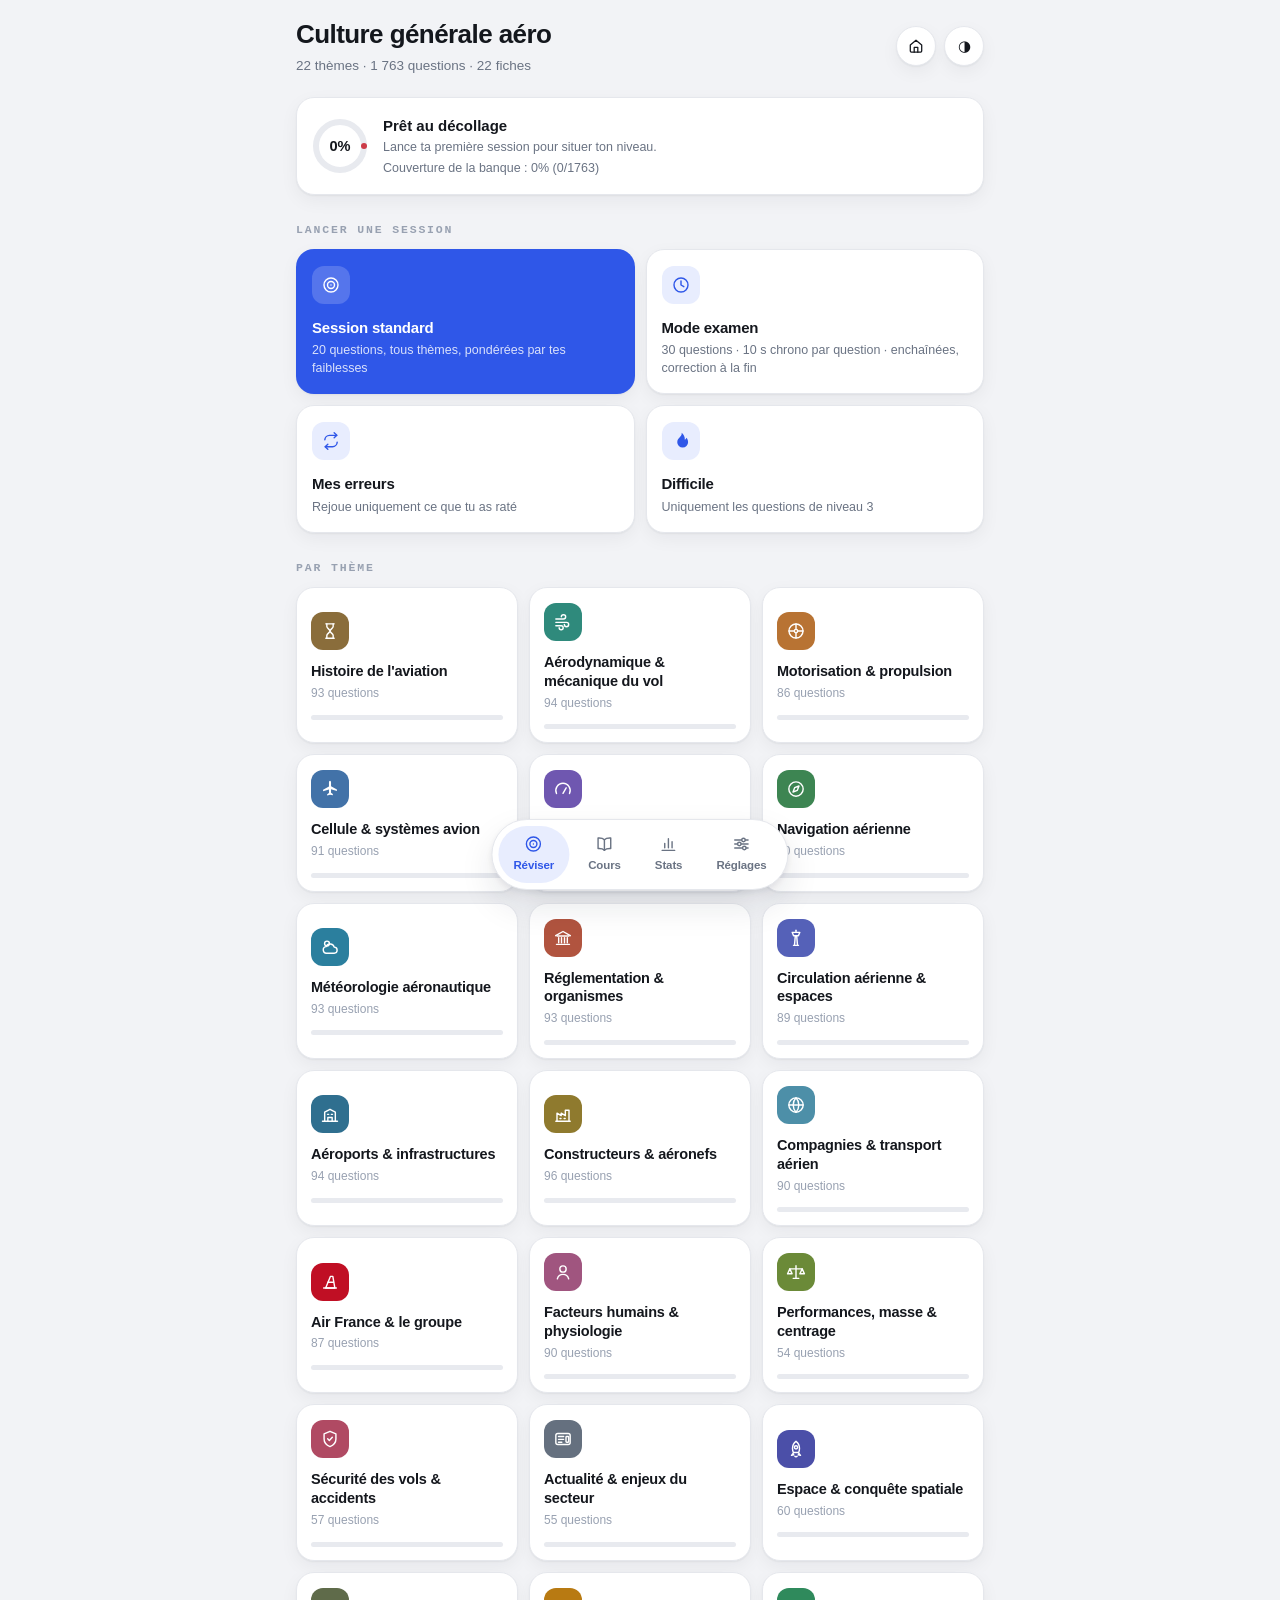
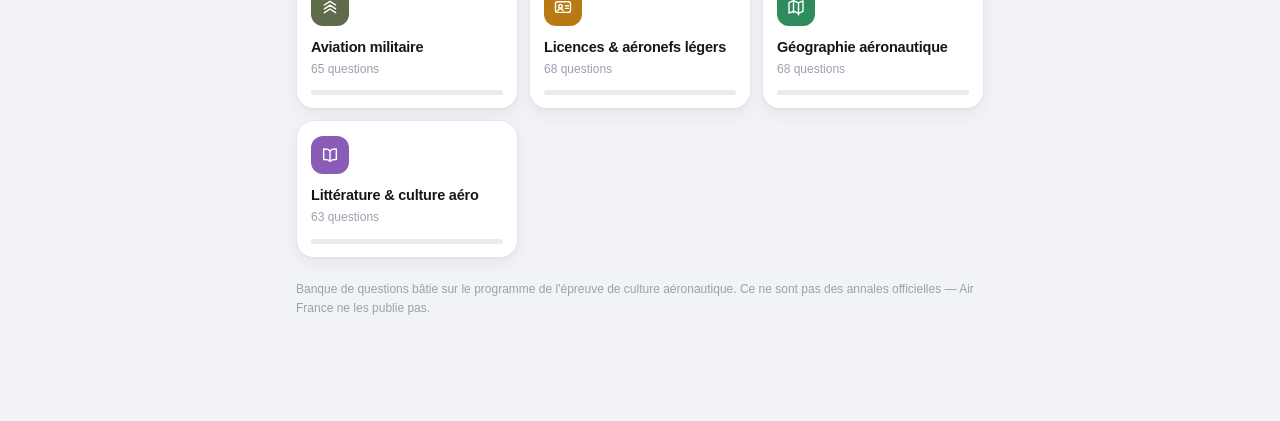
<file: culture.html>
<!DOCTYPE html>
<html lang="fr">
<head>
<meta charset="utf-8">
<meta name="viewport" content="width=device-width, initial-scale=1, viewport-fit=cover">
<meta name="theme-color" content="#f2f3f6">
<meta name="description" content="Culture générale aéronautique : 22 thèmes, 1 763 questions et 22 fiches de cours">
<meta name="apple-mobile-web-app-capable" content="yes">
<meta name="apple-mobile-web-app-status-bar-style" content="black-translucent">
<meta name="apple-mobile-web-app-title" content="Culture aéro">
<link rel="manifest" href="manifest.webmanifest">
<link rel="icon" href="icons/icon-192.png">
<link rel="apple-touch-icon" href="icons/icon-192.png">
<link rel="stylesheet" href="css/theme.css">
<link rel="stylesheet" href="css/style.css">
<title>Culture générale aéro — Maximus Knowledge</title>
<script src="js/theme.js"></script>
<script src="js/trace.js" data-formation="culture"></script>
</head>
<body>

<div id="app">

  <!-- ══════════════ HOME ══════════════ -->
  <section class="screen active" id="screen-home">
    <div class="wrap">
      <div class="top">
        <div>
          <h1>Culture générale aéro</h1>
          <p class="sub">22 thèmes · 1 763 questions · 22 fiches</p>
        </div>
        <div class="acts">
          <a class="iconbtn" href="index.html" title="Mes formations" aria-label="Mes formations" data-ic="home"></a>
          <button class="theme-btn" data-theme-toggle aria-label="Mode jour ou nuit">◑</button>
        </div>
      </div>
      <div id="readiness" class="readiness"></div>

      <h2 class="section-title">Lancer une session</h2>
      <div class="mode-grid">
        <button class="mode-card primary" data-mode="mixed">
          <span class="mode-icon" data-ic="target"></span>
          <span class="mode-name">Session standard</span>
          <span class="mode-desc">20 questions, tous thèmes, pondérées par tes faiblesses</span>
        </button>
        <button class="mode-card" data-mode="exam">
          <span class="mode-icon" data-ic="clock"></span>
          <span class="mode-name">Mode examen</span>
          <span class="mode-desc">30 questions · 10 s chrono par question · enchaînées, correction à la fin</span>
        </button>
        <button class="mode-card" data-mode="errors">
          <span class="mode-icon" data-ic="repeat"></span>
          <span class="mode-name">Mes erreurs</span>
          <span class="mode-desc">Rejoue uniquement ce que tu as raté</span>
          <span class="mode-badge" id="errors-count">0</span>
        </button>
        <button class="mode-card" data-mode="hard">
          <span class="mode-icon" data-ic="flame"></span>
          <span class="mode-name">Difficile</span>
          <span class="mode-desc">Uniquement les questions de niveau 3</span>
        </button>
      </div>

      <h2 class="section-title">Par thème</h2>
      <div class="cat-grid" id="cat-grid"></div>

      <p class="disclaimer">
        Banque de questions bâtie sur le programme de l'épreuve de culture aéronautique.
        Ce ne sont pas des annales officielles — Air France ne les publie pas.
      </p>
    </div>
  </section>

  <!-- ══════════════ QUIZ ══════════════ -->
  <section class="screen" id="screen-quiz">
    <div class="quiz-top">
      <button class="icon-btn" id="quiz-quit" aria-label="Quitter" data-ic="close"></button>
      <div class="progress-wrap">
        <div class="progress-bar"><div class="progress-fill" id="progress-fill"></div></div>
        <span class="progress-label" id="progress-label">1 / 20</span>
      </div>
      <div class="quiz-timer" id="quiz-timer"></div>
    </div>

    <div class="exam-bar" id="exam-bar" hidden><div class="exam-bar-fill" id="exam-bar-fill"></div></div>

    <div class="quiz-body">
      <div class="q-meta">
        <span class="chip" id="q-cat">—</span>
        <span class="chip diff" id="q-diff">—</span>
      </div>
      <h2 class="q-text" id="q-text"></h2>
      <div class="options" id="options"></div>
      <div class="explain" id="explain" hidden>
        <div class="explain-verdict" id="explain-verdict"></div>
        <p id="explain-text"></p>
      </div>
    </div>

    <div class="quiz-foot">
      <button class="btn primary wide" id="btn-next" disabled>Valider</button>
    </div>
  </section>

  <!-- ══════════════ RESULT ══════════════ -->
  <section class="screen" id="screen-result">
    <div class="wrap">
      <div class="score-hero" id="score-hero"></div>
      <div class="result-meta" id="result-meta"></div>
      <h2 class="section-title">Par thème</h2>
      <div class="bars" id="result-bars"></div>
      <h2 class="section-title">Correction détaillée</h2>
      <div class="review" id="review"></div>
      <div class="home-actions sticky-actions">
        <button class="btn primary" data-nav="replay" data-ic="repeat">Nouvelle session</button>
        <a class="btn ghost" href="index.html">Mes formations</a>
      </div>
    </div>
  </section>

  <!-- ══════════════ COURS ══════════════ -->
  <section class="screen" id="screen-cours">
    <div class="wrap">
      <div class="page-head">
        <h1>Les cours</h1>
      </div>
      <div id="cours-head"></div>
      <div id="cours-list"></div>
      <p class="disclaimer">
        Programme calé sur les 5 blocs du BIA (aérodynamique · aéronefs · météo ·
        navigation-réglementation · histoire et culture), complété par les thèmes
        propres à la sélection : Air France, compagnies, aéroports et littérature aéronautique.
      </p>
    </div>
  </section>

  <!-- ══════════════ FICHE ══════════════ -->
  <section class="screen" id="screen-fiche">
    <div class="fiche-top">
      <button class="icon-btn" data-nav="cours" aria-label="Retour" data-ic="left"></button>
      <span>Fiche de cours</span>
    </div>
    <div class="wrap"><div id="fiche-content"></div></div>
  </section>


  <!-- ══════════════ STATS ══════════════ -->
  <section class="screen" id="screen-stats">
    <div class="wrap">
      <div class="page-head">
        <h1>Statistiques</h1>
      </div>
      <div class="stat-tiles" id="stat-tiles"></div>
      <h2 class="section-title">Progression</h2>
      <div class="chart-card"><div id="chart"></div></div>
      <h2 class="section-title">Maîtrise par thème</h2>
      <div class="bars" id="stats-bars"></div>
      <h2 class="section-title">Historique</h2>
      <div class="history" id="history"></div>
    </div>
  </section>

  <!-- ══════════════ SETTINGS ══════════════ -->
  <section class="screen" id="screen-settings">
    <div class="wrap">
      <div class="page-head">
        <h1>Réglages</h1>
      </div>
      <div class="setting-list">
        <div class="setting">
          <div><strong>Ambiance</strong><small id="theme-sub">Jour et nuit selon l'heure de l'appareil</small></div>
          <div class="seg" id="theme-seg">
            <button data-theme-pref="auto">Auto</button>
            <button data-theme-pref="jour">Jour</button>
            <button data-theme-pref="nuit">Nuit</button>
          </div>
        </div>
        <label class="setting">
          <div><strong>Questions par session</strong><small>Défaut : 20</small></div>
          <select id="set-count">
            <option>10</option><option selected>20</option><option>30</option><option>50</option>
          </select>
        </label>
        <label class="setting">
          <div><strong>Correction immédiate</strong><small>Voir la réponse après chaque question</small></div>
          <input type="checkbox" id="set-instant" checked class="switch">
        </label>
        <label class="setting">
          <div><strong>Chronomètre</strong><small>Affiche le temps écoulé</small></div>
          <input type="checkbox" id="set-timer" checked class="switch">
        </label>
        <label class="setting">
          <div><strong>Priorité aux faiblesses</strong><small>Repose plus souvent les questions ratées</small></div>
          <input type="checkbox" id="set-adaptive" checked class="switch">
        </label>
      </div>
      <h2 class="section-title">Données</h2>
      <div class="setting-list">
        <button class="setting as-btn" id="btn-export"><div><strong>Exporter ma progression</strong><small>Fichier JSON de sauvegarde</small></div><span class="chev" data-ic="down"></span></button>
        <button class="setting as-btn" id="btn-import"><div><strong>Importer une sauvegarde</strong><small>Restaure un fichier exporté</small></div><span class="chev" data-ic="up"></span></button>
        <button class="setting as-btn danger" id="btn-reset"><div><strong>Réinitialiser</strong><small>Efface tout l'historique</small></div><span class="chev" data-ic="trash"></span></button>
      </div>
      <input type="file" id="file-import" accept="application/json" hidden>
      <p class="disclaimer" id="build-info"></p>
    </div>
  </section>

</div>

<nav class="tabbar" id="tabbar" hidden>
  <button class="tab" data-nav="home"><span class="tab-ic" data-ic="target"></span>Réviser</button>
  <button class="tab" data-nav="cours"><span class="tab-ic" data-ic="book"></span>Cours</button>
  <button class="tab" data-nav="stats"><span class="tab-ic" data-ic="chart"></span>Stats</button>
  <button class="tab" data-nav="settings"><span class="tab-ic" data-ic="sliders"></span>Réglages</button>
</nav>

<div id="toast" class="toast"></div>

<!-- Banque de questions -->
<script src="js/icons.js"></script>
<script src="data/bank.js"></script>
<script src="data/q-histoire.js"></script>
<script src="data/q-aerodynamique.js"></script>
<script src="data/q-motorisation.js"></script>
<script src="data/q-cellule.js"></script>
<script src="data/q-instruments.js"></script>
<script src="data/q-navigation.js"></script>
<script src="data/q-meteo.js"></script>
<script src="data/q-reglementation.js"></script>
<script src="data/q-atc.js"></script>
<script src="data/q-aeroports.js"></script>
<script src="data/q-constructeurs.js"></script>
<script src="data/q-compagnies.js"></script>
<script src="data/q-airfrance.js"></script>
<script src="data/q-facteurs-humains.js"></script>
<script src="data/q-performances.js"></script>
<script src="data/q-securite.js"></script>
<script src="data/q-actualite.js"></script>
<script src="data/q-espace.js"></script>
<script src="data/q-militaire.js"></script>
<script src="data/q-licences.js"></script>
<script src="data/q-geographie.js"></script>
<script src="data/q-litterature.js"></script>

<!-- Cours -->
<script src="js/demos.js"></script>
<script src="js/demos-vol.js"></script>
<script src="js/demos-moteur.js"></script>
<script src="js/demos-nav.js"></script>
<script src="js/demos-humain.js"></script>
<script src="js/demos-culture.js"></script>
<script src="js/cours.js"></script>
<script src="data/cours-technique.js"></script>
<script src="data/cours-operations.js"></script>
<script src="data/cours-monde.js"></script>
<script src="data/cours-culture.js"></script>

<!-- Application -->
<script src="js/storage.js"></script>
<script src="js/quiz.js"></script>
<script src="js/app.js"></script>
</body>
</html>
</file>
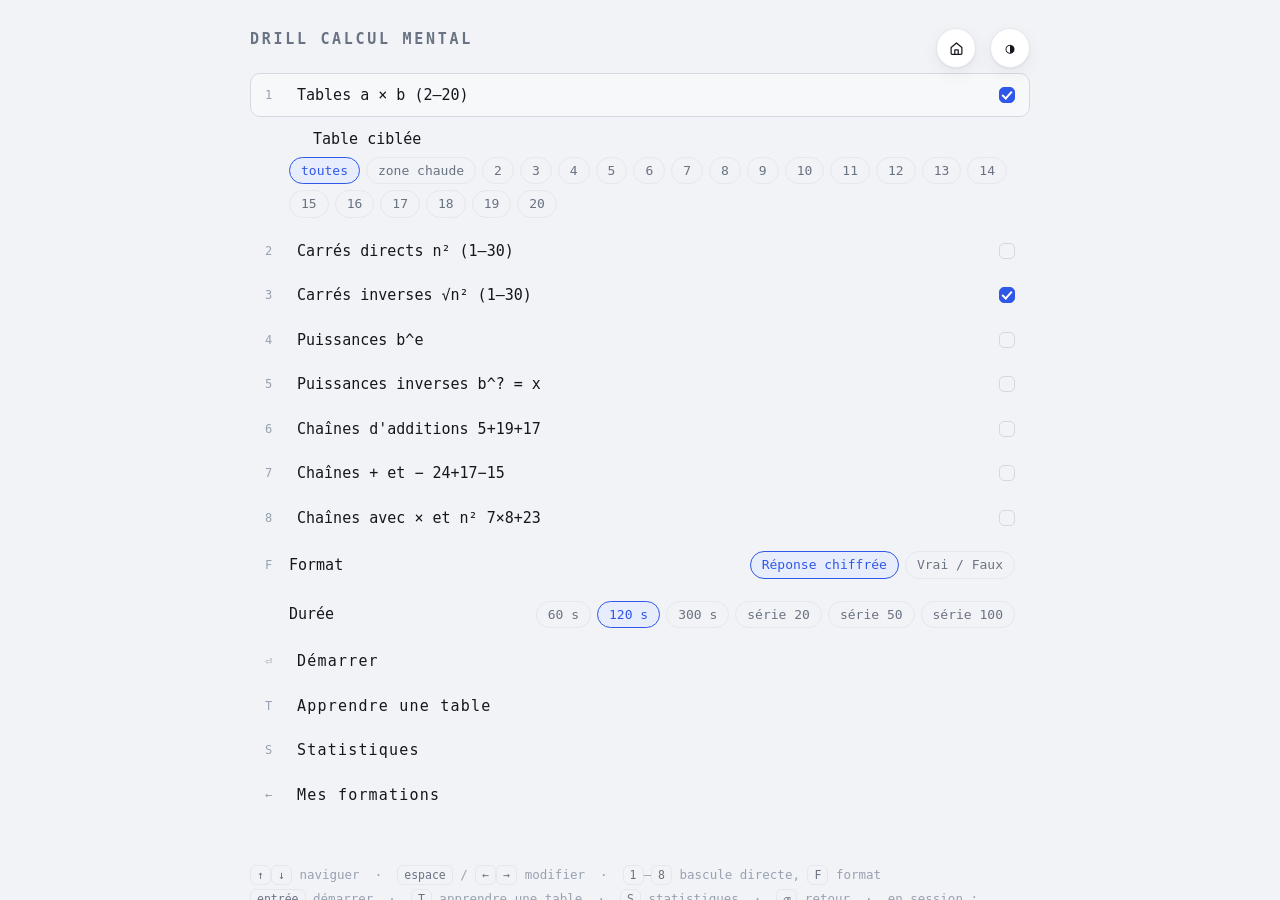
<file: drill-calcul.html>
<!DOCTYPE html>
<html lang="fr">
<head>
<meta charset="utf-8">
<meta name="viewport" content="width=device-width,initial-scale=1,viewport-fit=cover">
<meta name="theme-color" content="#f2f3f6">
<meta name="apple-mobile-web-app-capable" content="yes">
<meta name="apple-mobile-web-app-status-bar-style" content="black-translucent">
<link rel="manifest" href="manifest.webmanifest">
<link rel="icon" href="icons/icon-192.png">
<link rel="apple-touch-icon" href="icons/icon-192.png">
<link rel="stylesheet" href="css/theme.css">
<title>Calcul mental — Maximus Knowledge</title>
<script src="js/theme.js"></script>
<script src="js/trace.js" data-formation="calcul"></script>
<style>
:root{
  /* Le drill lit la charte de l'application (theme.css) et n'y
     ajoute que les teintes dont lui seul a besoin. Rien à
     décliner ici : les jetons basculent déjà jour / nuit. */
  --panel: var(--card);
  --fg:    var(--ink);
  --dimmer: var(--pale);
  --okf: var(--yes);      --kof: var(--no);
  --cur: var(--edge-2);   --cur-bg: var(--card-2);
  --box: var(--edge-2);   --box-on: var(--go);  --box-mark: #fff;
  --sel: var(--go);       --sel-fg: var(--go);  --sel-bg: var(--go-soft);
  --act: var(--edge);     --act-bg: var(--card-2);
  --pri: var(--go-soft);  --pri-line: var(--go);
  --field: var(--card-2); --field-2: var(--pg-2);
  --vf-v: var(--yes-soft); --vf-f: var(--no-soft);
  --jauge: var(--edge-2); --caret: var(--go);
  --tag: var(--no);
  --hm-none: var(--card-2); --hm-none-fg: var(--pale);
  --plot: var(--go);      --plot-2: var(--go-2);
}
:root[data-theme="jour"]{
  --ok: var(--yes-soft);  --ko: var(--no-soft);
  --vf-v-a: #cfead9;      --vf-f-a: #f6ccd0;
  --hm-fg: #101820;
}
:root[data-theme="nuit"], :root:not([data-theme]){
  --ok: var(--yes-soft);  --ko: var(--no-soft);
  --vf-v-a: #1e3a2a;      --vf-f-a: #3a2224;
  --hm-fg: #0c0f12;
}
*{box-sizing:border-box}
button{font:inherit;color:inherit;background:none;border:none;cursor:pointer;touch-action:manipulation}
html,body{height:100%}
body{height:100vh;height:100dvh}
body{
  margin:0;background:var(--bg);color:var(--fg);
  font-family:ui-monospace,SFMono-Regular,"SF Mono",Menlo,Consolas,monospace;
  font-size:15px;line-height:1.5;
  -webkit-font-smoothing:antialiased;
  overflow:hidden;
}
.screen{display:none;height:100%;}
.screen.on{display:flex;flex-direction:column}
.wrap{max-width:820px;width:100%;margin:0 auto;padding:28px 20px;
  padding-bottom:calc(28px + env(safe-area-inset-bottom,0px))}
h1{font-size:15px;font-weight:600;letter-spacing:.18em;text-transform:uppercase;color:var(--dim);margin:0 0 22px}
.titrebar{display:flex;align-items:flex-start;justify-content:space-between;gap:14px}
.titrebar h1{flex:1}
h2{font-size:12px;font-weight:600;letter-spacing:.16em;text-transform:uppercase;color:var(--dimmer);margin:26px 0 10px}

/* ---------- accueil ---------- */
#home .wrap{overflow-y:auto;height:100%}
.row{
  display:flex;align-items:center;gap:14px;
  padding:10px 14px;border:1px solid transparent;border-radius:10px;
  color:var(--fg);
}
.row.sub{padding-left:38px}
.row.cur{border-color:var(--cur);background:var(--cur-bg)}
.row.off{color:var(--dimmer)}
.row .key{width:18px;color:var(--dimmer);font-size:12px}
.row .lbl{flex:1}
.row .box{width:16px;height:16px;border:1.5px solid var(--box);border-radius:5px;display:inline-block;position:relative}
.row .box.on{background:var(--box-on);border-color:var(--box-on)}
.row .box.on::after{content:"";position:absolute;left:4px;top:1px;width:4px;height:8px;border:solid var(--box-mark);border-width:0 2px 2px 0;transform:rotate(42deg)}
.row .val{color:var(--dim)}
.row.action{color:var(--fg)}
.row.action .lbl{letter-spacing:.08em}
.opts{display:flex;gap:6px;flex-wrap:wrap}
.opt{padding:3px 11px;border:1px solid var(--line);border-radius:999px;color:var(--dim);font-size:13px}
.opt.on{border-color:var(--sel);color:var(--sel-fg);background:var(--sel-bg)}
.hint{color:var(--dimmer);font-size:12.5px;margin-top:18px;line-height:1.9}
.hint kbd{border:1px solid var(--line);border-radius:6px;padding:2px 6px;color:var(--dim);font-size:11.5px}
.err{color:var(--kof);font-size:13px;min-height:20px;margin-top:8px}

/* ---------- tactile ---------- */
body.touch .row{padding:13px 14px;font-size:14px;-webkit-tap-highlight-color:transparent}
body.touch .row.sub{padding-left:24px;font-size:13px}
body.touch .row.opts{flex-direction:column;align-items:stretch;gap:9px}
body.touch .row.opts .lbl{flex:none;color:var(--dim);font-size:12px;letter-spacing:.14em;text-transform:uppercase}
body.touch .row.opts .opts{display:grid;grid-template-columns:repeat(3,1fr);gap:8px}
body.touch .row.opts .opts.n2{grid-template-columns:repeat(2,1fr)}
body.touch .row.opts .opt{text-align:center;padding:10px 2px;font-size:13px}
body.touch .row.action{
  justify-content:center;border-color:var(--act);background:var(--cur-bg);
  margin-top:9px;padding:15px;letter-spacing:.06em
}
body.touch .row.action .lbl{flex:none}
body.touch .row.action.pri{background:var(--pri);border-color:var(--pri-line)}
body.touch .row.action.cur{background:var(--cur-bg)}
body.touch .row.action.pri.cur{background:var(--pri)}
body.touch .row .key{display:none}
body.touch .opt{padding:8px 12px;font-size:14px}
body.touch .kbhint{display:none}
.btns{display:flex;flex-wrap:wrap;gap:10px;margin-top:22px}
.touchhint{display:none}
.wide-only{display:inline}
.touchonly{display:none}
body.touch .touchonly{display:inline}
body.touch .wide-only{display:none}
body.touch .kpis{display:grid;grid-template-columns:1fr 1fr;gap:16px 12px}
body.touch .kpi .v{font-size:30px}
body.touch table{font-size:12.5px}
body.touch th,body.touch td{padding:7px 5px}
body.touch td.num,body.touch th.num{width:1%;white-space:nowrap}
body.touch .hm td{width:29px;height:25px;font-size:9.5px}
body.touch .hm th{font-size:10px}
body.touch .legend{font-size:11px;flex-wrap:wrap;gap:6px}
body.touch .delta{font-size:11.5px}
body.touch .touchhint{display:block}
body.touch .btns.touchhint{display:flex}
.btn{
  border:1px solid var(--line);border-radius:12px;padding:12px 18px;
  color:var(--fg);background:var(--cur-bg);font-size:14px;letter-spacing:.04em
}
.btn.pri{background:var(--pri);border-color:var(--pri-line)}
.btn.dgr{color:var(--kof);border-color:var(--kof);background:var(--ko)}

/* ---------- vrai / faux ---------- */
#vf{display:none;gap:12px;justify-content:center;max-width:460px;width:100%;
    margin:0 auto;padding:0 10px calc(14px + env(safe-area-inset-bottom,0px))}
body.vf #vf{display:flex}
body.vf #ans,body.vf #pad,body.touch.vf #pad{display:none}
#vf button{
  flex:1;border-radius:8px;border:1px solid var(--line);background:var(--field);
  padding:20px 0;font-size:20px;letter-spacing:.16em;color:var(--fg)
}
#vf button small{display:block;font-size:11px;letter-spacing:.1em;color:var(--dimmer);margin-top:5px}
#vf .v{background:var(--vf-v);border-color:var(--box-on)}
#vf .f{background:var(--vf-f);border-color:var(--kof)}
#vf .v:active{background:var(--vf-v-a)}
#vf .f:active{background:var(--vf-f-a)}

/* ---------- pavé numérique ---------- */
#pad{display:none;padding:0 10px calc(10px + env(safe-area-inset-bottom,0px));gap:8px;
  grid-template-columns:repeat(3,1fr);max-width:460px;width:100%;margin:0 auto}
body.touch #pad{display:grid}
#pad button{
  background:var(--field);border:1px solid var(--line);border-radius:8px;
  font-size:26px;font-weight:500;padding:14px 0;color:var(--fg);
  font-variant-numeric:tabular-nums;user-select:none
}
#pad button:active{background:var(--field-2)}
#pad .wide{grid-column:span 2}
#pad .ok{background:var(--vf-v-a);border-color:var(--box-on);font-size:17px;letter-spacing:.1em}
#pad .ok:active{background:var(--vf-v-a)}
#pad .del{font-size:22px;color:var(--dim)}
#quit{display:none;font-size:17px;color:var(--dimmer);padding:0 6px;line-height:1}
body.touch #quit{display:block}

/* ---------- session ---------- */
#play{position:relative}
#hud{
  position:absolute;top:0;left:0;right:0;
  display:flex;justify-content:space-between;
  padding:14px 20px;font-size:12.5px;color:var(--dimmer);letter-spacing:.08em
}
#bar{position:absolute;top:0;left:0;height:2px;background:var(--jauge);width:100%}
#center{flex:1;display:flex;flex-direction:column;align-items:center;justify-content:center;gap:26px;min-height:0}
body.touch #center{gap:18px;padding:0 12px}
body.touch #q{font-size:clamp(44px,12vw,90px)}
body.touch #q.sm{font-size:clamp(34px,8.4vw,70px)}
body.touch #ans{font-size:clamp(30px,7vw,52px)}
#q{font-size:clamp(56px,13vw,130px);font-weight:600;letter-spacing:.02em;line-height:1;text-align:center;font-variant-numeric:tabular-nums}
#q.sm{font-size:clamp(40px,9.5vw,92px)}
#ans{
  width:min(340px,70vw);background:transparent;border:none;border-bottom:2px solid var(--act);
  color:var(--fg);font:inherit;font-size:clamp(34px,7vw,64px);text-align:center;
  padding:2px 0;outline:none;font-variant-numeric:tabular-nums;caret-color:var(--caret)
}
#corr{font-size:26px;color:var(--kof);height:34px;letter-spacing:.04em}
body.fb-ok{background:var(--ok)}
body.fb-ko{background:var(--ko)}
body.fb-ok #ans,body.fb-ko #ans{border-bottom-color:rgba(255,255,255,.35)}

/* ---------- tableaux ---------- */
table{border-collapse:collapse;width:100%;max-width:560px;font-size:13.5px}
.hm{max-width:none}
th,td{text-align:left;padding:6px 10px;border-bottom:1px solid var(--line)}
th{color:var(--dimmer);font-weight:500;font-size:11.5px;letter-spacing:.12em;text-transform:uppercase}
td.num{text-align:right;font-variant-numeric:tabular-nums}
.kpis{display:flex;gap:34px;flex-wrap:wrap;margin:4px 0 6px}
.kpi .v{font-size:38px;font-variant-numeric:tabular-nums;line-height:1.15}
.kpi .k{font-size:11.5px;color:var(--dimmer);letter-spacing:.12em;text-transform:uppercase}
.delta{font-size:12.5px;margin-top:2px}
.up{color:var(--okf)}.down{color:var(--kof)}.flat{color:var(--dimmer)}
.tags{display:flex;flex-wrap:wrap;gap:7px}
.tag{border:1px solid var(--kof);background:var(--ko);color:var(--tag);padding:2px 9px;border-radius:3px;font-size:13px}
.empty{color:var(--dimmer);font-size:13px}

/* ---------- apprendre une table ---------- */
.tpick{display:flex;flex-wrap:wrap;gap:6px;margin-bottom:20px}
.tpick span{
  padding:5px 11px;border:1px solid var(--line);border-radius:3px;
  color:var(--dimmer);font-size:13px;font-variant-numeric:tabular-nums
}
.tpick span.on{border-color:var(--sel);color:var(--sel-fg);background:var(--sel-bg)}
.tgrid{display:grid;grid-template-columns:repeat(auto-fit,minmax(190px,1fr));gap:5px 16px}
.tline{
  display:flex;align-items:center;gap:10px;padding:6px 10px;
  border-left:3px solid var(--line);border-radius:2px;background:var(--field)
}
.tline b{font-weight:500;font-variant-numeric:tabular-nums;font-size:15px}
.tline i{margin-left:auto;font-style:normal;font-size:11.5px;color:var(--dimmer)}
body.touch .tgrid{grid-template-columns:1fr}
body.touch .tpick span{padding:8px 13px;font-size:14px}

/* ---------- stats ---------- */
#stats .wrap,#end .wrap{overflow-y:auto;height:100%}
.hm{border-collapse:separate;border-spacing:2px;width:auto;font-size:11px}
.hm td,.hm th{border:none;padding:0}
.hm th{color:var(--dimmer);font-size:11px;text-align:center;padding:2px 0;letter-spacing:0}
.hm td{
  width:37px;height:28px;border-radius:3px;text-align:center;font-size:10.5px;
  font-variant-numeric:tabular-nums;color:var(--hm-fg);font-weight:600;
}
.hm td.none{background:var(--hm-none);color:var(--hm-none-fg);font-weight:400}
.hmwrap{overflow-x:auto;padding-bottom:6px}
.legend{display:flex;align-items:center;gap:9px;color:var(--dimmer);font-size:12px;margin-top:10px}
.grad{width:150px;height:9px;border-radius:2px;background:linear-gradient(90deg,hsl(130,58%,45%),hsl(65,60%,47%),hsl(0,62%,50%))}
.sw{width:16px;height:9px;border-radius:2px;background:var(--hm-none);display:inline-block}
svg{display:block;max-width:100%}
.confirm{color:var(--kof);font-size:13.5px;margin-top:10px}
</style>
</head>
<body>

<!-- =============== ACCUEIL =============== -->
<section id="home" class="screen on"><div class="wrap">
  <div class="titrebar">
    <h1>Drill calcul mental</h1>
    <a class="theme-btn" href="index.html" title="Mes formations" aria-label="Mes formations"><svg viewBox="0 0 24 24" width="17" height="17" fill="none" stroke="currentColor" stroke-width="1.7" stroke-linecap="round" stroke-linejoin="round" aria-hidden="true"><path d="M4.4 10.6 12 4.2l7.6 6.4v8.2a1.4 1.4 0 0 1-1.4 1.4H5.8a1.4 1.4 0 0 1-1.4-1.4z"/><path d="M9.6 20.2v-6.4h4.8v6.4"/></svg></a>
    <button class="theme-btn" data-theme-toggle aria-label="Mode jour ou nuit">◑</button>
  </div>
  <div id="menu"></div>
  <div class="err" id="homeErr"></div>
  <div class="hint kbhint">
    <kbd>↑</kbd><kbd>↓</kbd> naviguer &nbsp;·&nbsp; <kbd>espace</kbd> / <kbd>←</kbd><kbd>→</kbd> modifier &nbsp;·&nbsp; <kbd>1</kbd>–<kbd>8</kbd> bascule directe, <kbd>F</kbd> format<br>
    <kbd>entrée</kbd> démarrer &nbsp;·&nbsp; <kbd>T</kbd> apprendre une table &nbsp;·&nbsp; <kbd>S</kbd> statistiques &nbsp;·&nbsp; <kbd>⌫</kbd> retour &nbsp;·&nbsp; en session : <kbd>entrée</kbd> valider (ou <kbd>V</kbd>/<kbd>F</kbd>), <kbd>échap</kbd> terminer
  </div>
  <div class="hint touchhint">
    Touche une ligne pour l'activer, puis <b>Démarrer</b>.<br>
    En session, le pavé numérique s'affiche sous la question.
  </div>
  <div class="hint" id="homeSummary"></div>
</div></section>

<!-- =============== SESSION =============== -->
<section id="play" class="screen">
  <div id="bar"></div>
  <div id="hud"><span id="hudL"></span><span id="hudR"></span><button id="quit" aria-label="Terminer">✕</button></div>
  <div id="center">
    <div id="q"></div>
    <input id="ans" inputmode="numeric" autocomplete="off" autocorrect="off" autocapitalize="off" spellcheck="false">
    <div id="corr"></div>
  </div>
  <div id="vf">
    <button data-vf="1" class="v">VRAI<small>V</small></button>
    <button data-vf="0" class="f">FAUX<small>F</small></button>
  </div>
  <div id="pad">
    <button data-k="7">7</button><button data-k="8">8</button><button data-k="9">9</button>
    <button data-k="4">4</button><button data-k="5">5</button><button data-k="6">6</button>
    <button data-k="1">1</button><button data-k="2">2</button><button data-k="3">3</button>
    <button data-k="del" class="del" aria-label="Effacer">⌫</button>
    <button data-k="0">0</button>
    <button data-k="ok" class="ok">OK</button>
  </div>
</section>

<!-- =============== FIN =============== -->
<section id="end" class="screen"><div class="wrap">
  <h1>Session terminée</h1>
  <div id="endBody"></div>
  <div class="btns touchhint">
    <button class="btn pri" data-act="replay">↻ Relancer</button>
    <button class="btn" data-act="stats">Statistiques</button>
    <button class="btn" data-act="home">Accueil</button>
  </div>
  <div class="hint kbhint">
    <kbd>entrée</kbd> relancer la même config &nbsp;·&nbsp; <kbd>S</kbd> statistiques &nbsp;·&nbsp; <kbd>échap</kbd> accueil
  </div>
</div></section>

<!-- =============== TABLE =============== -->
<section id="table" class="screen"><div class="wrap">
  <h1>Apprendre une table</h1>
  <div class="tpick" id="tblPick"></div>
  <div id="tblBody"></div>
  <div class="btns touchhint">
    <button class="btn pri" data-act="tdrill">S'entraîner sur cette table</button>
    <button class="btn" data-act="home">← Retour</button>
  </div>
  <div class="hint kbhint">
    <kbd>←</kbd><kbd>→</kbd> changer de table &nbsp;·&nbsp;
    <kbd>entrée</kbd> s'entraîner sur celle-ci &nbsp;·&nbsp; <kbd>échap</kbd> retour
  </div>
</div></section>

<!-- =============== STATS =============== -->
<section id="stats" class="screen"><div class="wrap">
  <h1>Statistiques</h1>
  <div id="statsBody"></div>
  <div class="btns touchhint">
    <button class="btn" data-act="home">← Retour</button>
    <button class="btn dgr" data-act="reset">Réinitialiser les stats</button>
  </div>
  <div class="hint kbhint">
    <kbd>R</kbd> réinitialiser les stats &nbsp;·&nbsp; <kbd>échap</kbd> retour
  </div>
  <div class="confirm" id="resetMsg"></div>
</div></section>

<script>
"use strict";

/* ============================================================
   1. JEUX DE DONNÉES — générés par calcul au chargement
   ============================================================ */
const SETS = [
  {id:"tables", label:"Tables  a × b  (2–20)"},
  {id:"sq",     label:"Carrés directs  n²  (1–30)"},
  {id:"isq",    label:"Carrés inverses  √n²  (1–30)"},
  {id:"pw",     label:"Puissances  b^e"},
  {id:"ipw",    label:"Puissances inverses  b^? = x"},
  {id:"sum",    label:"Chaînes d'additions  5+19+17"},
  {id:"sub",    label:"Chaînes + et \u2212  24+17\u221215"},
  {id:"mix",    label:"Chaînes avec × et n²  7×8+23"}
];

const POWERS = [[2,14],[3,7],[4,6],[5,5],[6,5],[7,4],[8,4],[9,4]];

const ITEMS = [];            // tous les items
const BY_ID = Object.create(null);

function addItem(it){ ITEMS.push(it); BY_ID[it.id] = it; return it; }

// 1. tables (paires ordonnées : 7×8 et 8×7 sont deux items → heatmap complète)
const TMAX = 20;
for(let a=2;a<=TMAX;a++) for(let b=2;b<=TMAX;b++){
  addItem({id:`t:${a}x${b}`, set:"tables", q:`${a} × ${b}`, ans:a*b, a:a, b:b,
           hot: a>=6 && b>=6});
}
// 2. carrés directs
for(let n=1;n<=30;n++) addItem({id:`sq:${n}`, set:"sq", q:`${n}²`, ans:n*n, n:n});
// 3. carrés inverses
for(let n=1;n<=30;n++) addItem({id:`isq:${n}`, set:"isq", q:`√${n*n}`, ans:n, n:n});
// 4 & 5. puissances et puissances inverses
for(const [b,maxE] of POWERS) for(let e=1;e<=maxE;e++){
  const v = Math.pow(b,e);
  addItem({id:`pw:${b}^${e}`,  set:"pw",  q:`${b}^${e}`,      ans:v, b:b, e:e});
  addItem({id:`ipw:${b}^${e}`, set:"ipw", q:`${b}^? = ${v}`,  ans:e, b:b, e:e,
           vfq:c=>`${b}^${c} = ${v}`});
}

/* --- chaînes de calcul : l'item traqué est la CLASSE de difficulté,
   l'énoncé est régénéré à chaque tirage (jamais deux fois le même calcul) --- */
const ri = (a,b) => a + Math.floor(Math.random()*(b-a+1));

/* un terme de chaîne est un ATOME : un nombre, un produit ou un carré.
   Le produit et le carré sont réduits avant l'enchaînement, donc la lecture
   gauche-à-droite coïncide avec la priorité des opérateurs. */
const N  = (lo,hi)          => ({t:"n", r:[lo,hi]});
const M  = (a1,a2,b1,b2)    => ({t:"m", a:[a1,a2], b:[b1,b2]});
const SQ = (lo,hi)          => ({t:"s", n:[lo,hi]});

function atom(sp){
  if(sp.t==="m"){ const a=ri(sp.a[0],sp.a[1]), b=ri(sp.b[0],sp.b[1]); return {d:a+"\u00d7"+b, v:a*b}; }
  if(sp.t==="s"){ const n=ri(sp.n[0],sp.n[1]);                         return {d:n+"\u00b2",   v:n*n}; }
  const v = ri(sp.r[0],sp.r[1]);                                       return {d:String(v),   v:v};
}

const CHAINS = [
  {id:"sum:2d",   set:"sum", label:"2 termes \u00b7 2 chiffres",         hard:1,
   terms:[N(12,89),N(13,89)]},
  {id:"sum:3u",   set:"sum", label:"3 termes \u00b7 1 chiffre",          hard:1,
   terms:[N(3,9),N(4,9),N(4,9)]},
  {id:"sum:3mix", set:"sum", label:"3 termes \u00b7 unit\u00e9s + dizaines", hard:1, mix:1,
   terms:[N(3,9),N(11,29),N(12,29)]},
  {id:"sum:3d",   set:"sum", label:"3 termes \u00b7 2 chiffres",         hard:2,
   terms:[N(12,49),N(13,49),N(14,49)]},
  {id:"sum:4mix", set:"sum", label:"4 termes \u00b7 m\u00e9lang\u00e9",      hard:2, mix:1,
   terms:[N(3,9),N(11,29),N(4,9),N(12,39)]},

  {id:"sub:2d",   set:"sub", label:"2 termes \u00b7 soustraction",       hard:1, minus:1,
   terms:[N(31,98),N(12,49)]},
  {id:"sub:3mix", set:"sub", label:"3 termes \u00b7 + et \u2212 \u00b7 m\u00e9lang\u00e9", hard:1, minus:1, mix:1,
   terms:[N(14,49),N(11,29),N(4,19)]},
  {id:"sub:3d",   set:"sub", label:"3 termes \u00b7 + et \u2212 \u00b7 2 chiffres", hard:2, minus:1,
   terms:[N(21,69),N(14,49),N(12,49)]},
  {id:"sub:4mix", set:"sub", label:"4 termes \u00b7 + et \u2212 \u00b7 m\u00e9lang\u00e9", hard:1, minus:1, mix:1,
   terms:[N(11,39),N(4,19),N(11,29),N(3,9)]},

  {id:"mix:m1",   set:"mix", label:"produit + terme",
   terms:[M(3,9,4,9),N(11,49)]},
  {id:"mix:m2",   set:"mix", label:"produit \u2212 terme",              minus:1,
   terms:[M(4,12,4,9),N(11,39)]},
  {id:"mix:m3",   set:"mix", label:"deux produits",
   terms:[M(3,9,3,9),M(3,9,4,9)]},
  {id:"mix:m4",   set:"mix", label:"produit + 2 termes",                mix:1,
   terms:[M(3,9,3,9),N(11,29),N(4,9)]},
  {id:"mix:s1",   set:"mix", label:"carr\u00e9 + terme",
   terms:[SQ(4,15),N(11,49)]},
  {id:"mix:s2",   set:"mix", label:"carr\u00e9 \u2212 terme",              minus:1,
   terms:[SQ(6,16),N(12,60)]},
  {id:"mix:s3",   set:"mix", label:"carr\u00e9 + produit",
   terms:[SQ(3,12),M(3,9,3,9)]},
  {id:"mix:s4",   set:"mix", label:"carr\u00e9 + et \u2212 \u00b7 3 termes",   minus:1, mix:1,
   terms:[SQ(5,14),N(11,39),N(4,19)]}
];

function chainGen(c){
  return function(){
    let fallback = null;
    for(let tr=0; tr<80; tr++){
      const t = c.terms.map(atom);
      if(c.mix) for(let i=t.length-1;i>0;i--){ const j=ri(0,i); const x=t[i]; t[i]=t[j]; t[j]=x; }
      // opérateurs : exactement un "−" si demandé, jamais en tête
      const ops = new Array(t.length-1).fill("+");
      if(c.minus) ops[ri(0,ops.length-1)] = "\u2212";
      // accumulation + comptage des retenues / emprunts
      let acc = t[0].v, events = 0, ok = true;
      for(let i=1;i<t.length;i++){
        const u = acc%10, v = t[i].v%10;
        if(ops[i-1]==="+"){ if(u+v>=10) events++; acc += t[i].v; }
        else             { if(u<v)      events++; acc -= t[i].v; }
        if(acc < 2){ ok = false; break; }
      }
      if(!ok) continue;
      let q = t[0].d;
      for(let i=1;i<t.length;i++) q += ops[i-1] + t[i].d;
      const inst = {q:q, ans:acc};
      if(events >= (c.hard||0)) return inst;
      if(!fallback) fallback = inst;            // filet : positif mais trop facile
    }
    return fallback || {q:"2+2", ans:4};
  };
}
CHAINS.forEach(c => addItem({id:c.id, set:c.set, label:c.label, gen:chainGen(c)}));

const itemLabel = it => it.label || it.q;

/* Leurre pour le mode vrai/faux : une valeur FAUSSE mais crédible, pour qu'on
   soit obligé de calculer au lieu de repérer une absurdité. */
function decoy(it, v){
  // erreurs typiques du jeu de données : crédibles par construction
  const special = [];
  if(it.set==="tables"){ special.push(v+it.a, v-it.a, v+it.b, v-it.b); }
  else if(it.set==="sq"){ special.push((it.n+1)*(it.n+1), (it.n-1)*(it.n-1)); }
  else if(it.set==="pw"){ special.push(v*it.b, Math.round(v/it.b)); }
  else if(it.set==="isq" || it.set==="ipw"){ special.push(v+1, v-1); }
  // erreurs de calcul génériques, bornées : pas de leurre absurde sur un petit nombre
  const generic = [v+1, v-1];
  if(v>=8)  generic.push(v+2, v-2);
  if(v>=25) generic.push(v+10, v-10);
  const d = String(v);                                   // transposition de chiffres
  if(d.length>=2){
    const t = parseInt(d[1]+d[0]+d.slice(2), 10);
    if(t!==v) generic.push(t);
  }
  const span = Math.max(2, v*0.6);
  const ok = special.concat(generic.filter(x => Math.abs(x-v) <= span))
                    .filter(x => Number.isFinite(x) && x>0 && x!==v);
  return ok.length ? ok[Math.floor(Math.random()*ok.length)] : v+1;
}

/* ============================================================
   2. PERSISTANCE
   ============================================================ */
const KEY = "drill.mental.v1";
const DEFAULT_CFG = {sets:{tables:true,sq:false,isq:true,pw:false,ipw:false,sum:false,sub:false,mix:false},
                     tf:0, mode:1, fmt:0};
let DB = load();

function load(){
  let d = null;
  try{ d = JSON.parse(localStorage.getItem(KEY)||"null"); }catch(e){}
  if(!d || typeof d!=="object") d = {};
  d.items    = d.items    || {};
  d.sessions = d.sessions || [];
  const raw  = d.cfg || {};
  d.cfg      = Object.assign({}, DEFAULT_CFG, raw);
  d.cfg.sets = Object.assign({}, DEFAULT_CFG.sets, raw.sets||{});
  if(raw.tf === undefined) d.cfg.tf = raw.hot ? 1 : 0;       // migration ancien toggle
  delete d.cfg.hot;
  return d;
}
function save(){
  try{ localStorage.setItem(KEY, JSON.stringify(DB)); }catch(e){}
}
function stat(id){
  let s = DB.items[id];
  if(!s){ s = DB.items[id] = {ok:0, ko:0, lat:[]}; }
  return s;
}
function median(arr){
  if(!arr.length) return null;
  const a = arr.slice().sort((x,y)=>x-y), m = a.length>>1;
  return a.length%2 ? a[m] : Math.round((a[m-1]+a[m])/2);
}
// latence médiane des 5 dernières tentatives
function med5(id){
  const s = DB.items[id];
  if(!s || !s.lat.length) return null;
  return median(s.lat.slice(-5));
}
function attempts(id){ const s=DB.items[id]; return s ? s.ok+s.ko : 0; }
function errRate(id){ const s=DB.items[id]; const n=s?s.ok+s.ko:0; return n? s.ko/n : 0; }

/* ============================================================
   3. TIRAGE PONDÉRÉ
   ============================================================ */
const W_UNSEEN = 6000;   // item jamais vu : poids élevé
const W_FLOOR  = 250;    // plancher : un item maîtrisé ressort quand même

function weight(id){
  const m = med5(id);
  if(m === null) return W_UNSEEN;
  return Math.max(W_FLOOR, m * (1 + 2*errRate(id)));
}
function pick(pool, lastId){
  const cand = (pool.length>1 && lastId) ? pool.filter(i=>i.id!==lastId) : pool;
  let total = 0;
  const w = cand.map(i=>{ const x = weight(i.id); total += x; return x; });
  let r = Math.random()*total;
  for(let i=0;i<cand.length;i++){ r -= w[i]; if(r<=0) return cand[i]; }
  return cand[cand.length-1];
}
function buildPool(cfg){
  return ITEMS.filter(i=>{
    if(!cfg.sets[i.set]) return false;
    if(i.set==="tables"){
      const tf = cfg.tf|0;
      if(tf===1 && !i.hot) return false;                     // zone chaude 6–20
      if(tf>=2 && i.a!==tf && i.b!==tf) return false;         // une seule table
    }
    return true;
  });
}

/* détection tactile : le clavier physique reste prioritaire s'il existe */
const TOUCH = window.matchMedia("(pointer:coarse)").matches;
if(TOUCH) document.body.classList.add("touch");

/* ============================================================
   4. NAVIGATION D'ÉCRAN
   ============================================================ */
const SCREENS = ["home","play","end","stats","table"];
let screen = "home";
function show(name){
  screen = name;
  SCREENS.forEach(s=>document.getElementById(s).classList.toggle("on", s===name));
  if(name==="home") renderHome();
  if(name==="stats") renderStats();
  if(name==="table") renderTable();
}

/* ============================================================
   5. ACCUEIL
   ============================================================ */
// 0 = toutes, 1 = zone chaude, n>=2 = la table de n
const TF_OPTS = ["toutes","zone chaude"];
for(let n=2;n<=TMAX;n++) TF_OPTS.push(String(n));

const MODES = [
  {kind:"time",  v:60,  label:"60 s"},
  {kind:"time",  v:120, label:"120 s"},
  {kind:"time",  v:300, label:"300 s"},
  {kind:"count", v:20,  label:"série 20"},
  {kind:"count", v:50,  label:"série 50"},
  {kind:"count", v:100, label:"série 100"}
];
let cur = 0;   // ligne sélectionnée
let ROWS = [];

function buildRows(){
  const c = DB.cfg;
  ROWS = [];
  SETS.forEach((s,i)=>{
    ROWS.push({type:"toggle", key:String(i+1), label:s.label,
      get:()=>c.sets[s.id], set:v=>{c.sets[s.id]=v}});
    if(s.id==="tables"){
      ROWS.push({type:"opts", sub:true, key:"", label:"Table ciblée", cfg:"tf",
        dis:()=>!c.sets.tables, opts:TF_OPTS});
    }
  });
  ROWS.push({type:"opts", key:"F", label:"Format", cfg:"fmt",
             opts:["Réponse chiffrée","Vrai / Faux"]});
  ROWS.push({type:"opts", key:"",  label:"Durée",  cfg:"mode",
             opts:MODES.map(m=>m.label)});
  ROWS.push({type:"action", key:"⏎", label:"Démarrer", pri:true, run:start});
  ROWS.push({type:"action", key:"T", label:"Apprendre une table", run:()=>show("table")});
  ROWS.push({type:"action", key:"S", label:"Statistiques", run:()=>show("stats")});
  ROWS.push({type:"action", key:"\u2190", label:"Mes formations", run:()=>{location.href="index.html";}});
}

function renderHome(){
  buildRows();
  const m = document.getElementById("menu");
  m.innerHTML = ROWS.map((r,i)=>{
    const dis = r.dis && r.dis();
    const cls = ["row", r.type, r.sub?"sub":"", i===cur?"cur":"", dis?"off":"", r.pri?"pri":""].join(" ");
    let right = "";
    if(r.type==="toggle") right = `<span class="box ${r.get()&&!dis?"on":""}"></span>`;
    if(r.type==="opts")   right = `<span class="opts n${r.opts.length}">${r.opts.map((o,j)=>
        `<span class="opt ${j===DB.cfg[r.cfg]?"on":""}">${o}</span>`).join("")}</span>`;
    return `<div class="${cls}"><span class="key">${r.key}</span><span class="lbl">${r.label}</span>${right}</div>`;
  }).join("");

  const ss = DB.sessions;
  const totQ = ss.reduce((a,s)=>a+s.count,0);
  const seen = Object.keys(DB.items).length;
  document.getElementById("homeSummary").innerHTML =
    ss.length ? `${ss.length} session${ss.length>1?"s":""} · ${totQ} questions · ${seen} items vus sur ${ITEMS.length}`
              : `Aucune session enregistrée.`;
}

document.getElementById("menu").addEventListener("click", e=>{
  const el = e.target.closest(".row");
  if(!el) return;
  const i = [...el.parentNode.children].indexOf(el);
  const r = ROWS[i];
  if(!r) return;
  cur = i;
  if(r.type==="action") return r.run();
  if(r.type==="toggle"){ if(!(r.dis&&r.dis())){ r.set(!r.get()); save(); } renderHome(); return; }
  if(r.type==="opts"){
    const o = e.target.closest(".opt");
    if(o){ DB.cfg[r.cfg] = [...o.parentNode.children].indexOf(o); save(); }
    renderHome();
  }
});

/* boutons tactiles des écrans fin et statistiques */
document.addEventListener("click", e=>{
  const b = e.target.closest("[data-act]");
  if(!b) return;
  const a = b.dataset.act;
  if(a==="replay") start();
  else if(a==="stats") show("stats");
  else if(a==="home")  show("home");
  else if(a==="tdrill") drillTable();
  else if(a==="reset"){
    if(!resetArmed){
      resetArmed = true;
      document.getElementById("resetMsg").innerHTML =
        `Effacer TOUTES les statistiques ? <button class="btn dgr" data-act="reset2">Confirmer</button>`;
    }
  }
  else if(a==="reset2"){
    const cfg = DB.cfg; DB = {items:{}, sessions:[], cfg:cfg}; save(); renderStats();
    document.getElementById("resetMsg").textContent = "Statistiques réinitialisées.";
  }
});

function homeKey(e){
  const k = e.key;
  if(k==="ArrowDown"){ cur=(cur+1)%ROWS.length; renderHome(); e.preventDefault(); return; }
  if(k==="ArrowUp"){ cur=(cur-1+ROWS.length)%ROWS.length; renderHome(); e.preventDefault(); return; }
  if(/^[0-9]$/.test(k)){
    const r = ROWS.find(x=>x.key===k);
    if(r && r.type==="toggle" && !(r.dis&&r.dis())){ r.set(!r.get()); save(); renderHome(); }
    e.preventDefault(); return;
  }
  if(k==="s"||k==="S"){ show("stats"); e.preventDefault(); return; }
  if(k==="t"||k==="T"){ show("table"); e.preventDefault(); return; }
  if(k==="f"||k==="F"){ DB.cfg.fmt = DB.cfg.fmt?0:1; save(); renderHome(); e.preventDefault(); return; }
  if(k==="Backspace"){ location.href="index.html"; e.preventDefault(); return; }
  const r = ROWS[cur];
  if(k===" "||k==="ArrowLeft"||k==="ArrowRight"){
    if(r.type==="toggle" && !(r.dis&&r.dis())){ r.set(!r.get()); save(); renderHome(); }
    else if(r.type==="opts"){
      DB.cfg[r.cfg] = (DB.cfg[r.cfg] + (k==="ArrowLeft"?-1:1) + r.opts.length) % r.opts.length;
      save(); renderHome();
    }
    e.preventDefault(); return;
  }
  if(k==="Enter"){
    if(r.type==="action") r.run();
    else start();
    e.preventDefault(); return;
  }
}

/* ============================================================
   6. SESSION
   ============================================================ */
const elQ = document.getElementById("q");
const elA = document.getElementById("ans");
const elC = document.getElementById("corr");
const elHL = document.getElementById("hudL");
const elHR = document.getElementById("hudR");
const elBar = document.getElementById("bar");
const elPad = document.getElementById("pad");
// inputmode="none" : pas de clavier logiciel sur mobile, mais la frappe
// physique (iPad + clavier, PC tactile) continue de fonctionner.
elA.setAttribute("inputmode", TOUCH ? "none" : "numeric");

let S = null;      // état de session
let tickId = null;
let fbId = null;

function start(){
  const cfg = DB.cfg;
  const pool = buildPool(cfg);
  if(!pool.length){
    document.getElementById("homeErr").textContent = "Sélectionne au moins un jeu de données.";
    return;
  }
  document.getElementById("homeErr").textContent = "";
  const mode = MODES[cfg.mode];
  const vf = cfg.fmt === 1;
  document.body.classList.toggle("vf", vf);
  S = {
    pool, mode, vf,
    t0: performance.now(),
    asked:0, correct:0,
    lat:[],                    // latences de la session
    perItem:Object.create(null),
    missed:[],
    last:null, item:null, shown:0,
    locked:false, done:false
  };
  show("play");
  elA.value=""; elC.textContent="";
  next();
  if(!vf) elA.focus();
  clearInterval(tickId);
  tickId = setInterval(tick, 100);
  tick();
}

function next(){
  const it = pick(S.pool, S.last);
  S.item = it; S.last = it.id;
  const inst = it.gen ? it.gen() : {q:it.q, ans:it.ans};
  S.q = inst.q; S.ans = inst.ans;
  let shown = S.q;
  if(S.vf){
    S.truth = Math.random() < 0.5;                 // une égalité sur deux est vraie
    S.claim = S.truth ? S.ans : decoy(it, S.ans);
    shown = it.vfq ? it.vfq(S.claim) : `${S.q} = ${S.claim}`;
    S.shownQ = shown;
  }
  elQ.textContent = shown;
  elQ.className = shown.length > 8 ? "sm" : "";
  elA.value = "";
  elC.textContent = "";
  S.shown = performance.now();
  S.locked = false;
  elA.focus();
}

function tick(){
  if(!S || S.done) return;
  const el = (performance.now()-S.t0)/1000;
  if(S.mode.kind==="time"){
    const left = Math.max(0, S.mode.v - el);
    elHL.textContent = left.toFixed(1).padStart(5," ") + " s";
    elBar.style.width = (100*left/S.mode.v) + "%";
    elHR.textContent = `${S.correct}/${S.asked}`;
    if(left<=0) finish();
  }else{
    elHL.textContent = Math.floor(el) + " s";
    elBar.style.width = (100*S.asked/S.mode.v) + "%";
    elHR.textContent = `${S.asked}/${S.mode.v}  ·  ${S.correct} ok`;
  }
}

function submit(){
  if(!S || S.locked || S.done || S.vf) return;
  const raw = elA.value.trim();
  if(raw==="") return;                       // Entrée à vide : ignorée
  const val = parseInt(raw,10);
  if(isNaN(val)) { elA.value=""; return; }
  record(val === S.ans, {q:S.q, given:val, ans:S.ans});
}

/* mode vrai/faux : l'égalité affichée est-elle exacte ? */
function answerVF(said){
  if(!S || S.locked || S.done || !S.vf) return;
  record(said === S.truth,
         {q:S.shownQ, given:said?"VRAI":"FAUX", ans:S.truth?"VRAI":"FAUX"});
}

function record(good, miss){
  const ms = Math.round(performance.now() - S.shown);
  const it = S.item;

  // --- persistance par item
  const st = stat(it.id);
  if(good) st.ok++; else st.ko++;
  st.lat.push(ms);
  if(st.lat.length>40) st.lat = st.lat.slice(-40);
  save();

  // --- agrégats de session
  S.asked++; S.lat.push(ms);
  if(good) S.correct++;
  const pi = S.perItem[it.id] || (S.perItem[it.id] = {id:it.id, q:itemLabel(it), lat:[], ko:0});
  pi.lat.push(ms);
  if(!good){ pi.ko++; S.missed.push(miss); }

  // --- feedback 250 ms, puis enchaînement automatique
  S.locked = true;
  document.body.classList.add(good?"fb-ok":"fb-ko");
  if(!good) elC.textContent = `${S.q}  =  ${S.ans}`;
  clearTimeout(fbId);
  fbId = setTimeout(()=>{
    document.body.classList.remove("fb-ok","fb-ko");
    if(S.done) return;
    if(S.mode.kind==="count" && S.asked>=S.mode.v){ finish(); return; }
    next();
  }, 250);

  if(S.mode.kind==="count") tick();
}

function finish(){
  if(!S || S.done) return;
  S.done = true;
  clearInterval(tickId); clearTimeout(fbId);
  document.body.classList.remove("fb-ok","fb-ko");
  elA.blur();

  const elapsed = (performance.now()-S.t0)/1000;
  const rec = {
    ts: Date.now(),
    mode: S.mode.kind, modeV: S.mode.v,
    sets: Object.keys(DB.cfg.sets).filter(k=>DB.cfg.sets[k]),
    tf: DB.cfg.tf|0,
    seconds: Math.round(elapsed),
    count: S.asked, correct: S.correct,
    avgMs: S.lat.length ? Math.round(S.lat.reduce((a,b)=>a+b,0)/S.lat.length) : 0,
    medMs: median(S.lat) || 0
  };
  const prev = DB.sessions.length ? DB.sessions[DB.sessions.length-1] : null;
  if(S.asked>0){ DB.sessions.push(rec); if(DB.sessions.length>500) DB.sessions.shift(); save(); }
  renderEnd(rec, prev);
  show("end");
}

/* pavé numérique tactile */
elPad.addEventListener("click", e=>{
  const b = e.target.closest("button");
  if(!b || !S || S.done) return;
  const k = b.dataset.k;
  if(k==="del")      elA.value = elA.value.slice(0,-1);
  else if(k==="ok")  submit();
  else if(!S.locked && elA.value.length<6) elA.value += k;
});
document.getElementById("quit").addEventListener("click", finish);
document.getElementById("vf").addEventListener("click", e=>{
  const b = e.target.closest("button");
  if(b) answerVF(b.dataset.vf === "1");
});

/* saisie session */
elA.addEventListener("keydown", e=>{
  if(e.key==="Enter"){ submit(); e.preventDefault(); }
});
elA.addEventListener("blur", ()=>{ if(screen==="play" && S && !S.done && !S.vf) setTimeout(()=>elA.focus(),0); });
elA.addEventListener("input", ()=>{ elA.value = elA.value.replace(/[^0-9]/g,""); });

/* ============================================================
   7. ÉCRAN DE FIN
   ============================================================ */
function fmtMs(m){ return m==null ? "—" : (m/1000).toFixed(2)+" s"; }
function delta(cur, prev, lowerIsBetter, fmt){
  if(prev==null) return `<div class="delta flat">pas de session précédente</div>`;
  const d = cur - prev;
  if(Math.abs(d) < 1e-9) return `<div class="delta flat">identique</div>`;
  const better = lowerIsBetter ? d<0 : d>0;
  const sign = d>0?"+":"−";
  return `<div class="delta ${better?"up":"down"}">${sign}${fmt(Math.abs(d))} vs précédente</div>`;
}

function renderEnd(rec, prev){
  const errR = rec.count ? 1 - rec.correct/rec.count : 0;
  const prevErr = prev && prev.count ? 1 - prev.correct/prev.count : null;

  // 10 items les plus lents parmi ceux vus dans la session (latence médiane persistante)
  const slow = Object.values(S.perItem)
    .map(p=>({q:p.q, n:p.lat.length, ko:p.ko, med:med5(p.id)}))
    .sort((a,b)=>(b.med||0)-(a.med||0))
    .slice(0,10);

  const missedHtml = S.missed.length
    ? `<div class="tags">${S.missed.map(m=>`<span class="tag">${m.q} → ${m.given} <span style="color:var(--dim)">(${m.ans})</span></span>`).join("")}</div>`
    : `<div class="empty">Aucune erreur.</div>`;

  document.getElementById("endBody").innerHTML = `
    <div class="kpis">
      <div class="kpi"><div class="v">${rec.correct}<span style="color:var(--dimmer);font-size:22px">/${rec.count}</span></div>
        <div class="k">bonnes réponses</div>
        ${delta(rec.correct, prev?prev.correct:null, false, v=>v)}</div>
      <div class="kpi"><div class="v">${(rec.avgMs/1000).toFixed(2)}<span style="color:var(--dimmer);font-size:22px">s</span></div>
        <div class="k">temps moyen / question</div>
        ${delta(rec.avgMs, prev?prev.avgMs:null, true, v=>(v/1000).toFixed(2)+" s")}</div>
      <div class="kpi"><div class="v">${(errR*100).toFixed(0)}<span style="color:var(--dimmer);font-size:22px">%</span></div>
        <div class="k">taux d'erreur</div>
        ${delta(errR, prevErr, true, v=>(v*100).toFixed(0)+" pts")}</div>
      <div class="kpi"><div class="v">${rec.seconds}<span style="color:var(--dimmer);font-size:22px">s</span></div>
        <div class="k">durée</div></div>
    </div>

    <h2>10 items les plus lents</h2>
    ${slow.length ? `<table>
      <tr><th>item</th><th class="num"><span class="wide-only">latence </span>médiane</th><th class="num">vus<span class="wide-only"> (session)</span></th><th class="num">ratés</th></tr>
      ${slow.map(s=>`<tr><td>${s.q}</td><td class="num">${fmtMs(s.med)}</td><td class="num">${s.n}</td><td class="num">${s.ko||""}</td></tr>`).join("")}
    </table>` : `<div class="empty">—</div>`}

    <h2>Items ratés</h2>
    ${missedHtml}
  `;
}

/* ============================================================
   8. STATISTIQUES
   ============================================================ */
const HM_FAST = 600, HM_SLOW = 3000;
function heatColor(ms){
  const t = Math.max(0, Math.min(1, (ms-HM_FAST)/(HM_SLOW-HM_FAST)));
  return `hsl(${Math.round(130*(1-t))},${Math.round(58+6*t)}%,${Math.round(46-2*t)}%)`;
}

function heatmapHtml(){
  let h = `<div class="hmwrap"><table class="hm"><tr><th></th>`;
  for(let b=2;b<=TMAX;b++) h += `<th>${b}</th>`;
  h += `</tr>`;
  for(let a=2;a<=TMAX;a++){
    h += `<tr><th>${a}</th>`;
    for(let b=2;b<=TMAX;b++){
      const m = med5(`t:${a}x${b}`);
      h += m==null
        ? `<td class="none" title="${a}×${b} jamais vu">·</td>`
        : `<td style="background:${heatColor(m)}" title="${a}×${b} — ${m} ms — ${attempts(`t:${a}x${b}`)} tentatives">${(m/1000).toFixed(1)}</td>`;
    }
    h += `</tr>`;
  }
  h += `</table></div>
  <div class="legend"><span>rapide</span><span class="grad"></span><span>lent</span>
    <span style="margin-left:14px"><span class="sw"></span> jamais vu</span>
    <span style="margin-left:14px">valeurs en secondes (médiane des 5 dernières)</span></div>`;
  return h;
}

function curveHtml(){
  const ss = DB.sessions.filter(s=>s.count>0);
  if(ss.length<2) return `<div class="empty">Au moins 2 sessions nécessaires pour tracer la courbe.</div>`;
  const W=620,H=190,P={l:46,r:10,t:14,b:24};
  const vals = ss.map(s=>s.avgMs/1000);
  const mx = Math.max(...vals), mn = Math.min(...vals);
  const hi = Math.ceil(mx*1.1*10)/10, lo = Math.max(0, Math.floor(mn*0.9*10)/10);
  const X = i => P.l + (W-P.l-P.r) * (ss.length===1?0.5:i/(ss.length-1));
  const Y = v => P.t + (H-P.t-P.b) * (1 - (v-lo)/((hi-lo)||1));
  const pts = vals.map((v,i)=>`${X(i).toFixed(1)},${Y(v).toFixed(1)}`).join(" ");
  const grid = [lo,(lo+hi)/2,hi].map(v=>
    `<line x1="${P.l}" y1="${Y(v)}" x2="${W-P.r}" y2="${Y(v)}" stroke="var(--line)"/>
     <text x="${P.l-8}" y="${Y(v)+4}" fill="var(--dimmer)" font-size="10" text-anchor="end">${v.toFixed(1)}s</text>`).join("");
  const dots = vals.map((v,i)=>`<circle cx="${X(i)}" cy="${Y(v)}" r="2.6" fill="var(--plot)"/>`).join("");
  return `<svg viewBox="0 0 ${W} ${H}" width="${W}" height="${H}">
    ${grid}
    <polyline points="${pts}" fill="none" stroke="var(--plot-2)" stroke-width="1.8"/>
    ${dots}
    <text x="${P.l}" y="${H-6}" fill="var(--dimmer)" font-size="10">session 1</text>
    <text x="${W-P.r}" y="${H-6}" fill="var(--dimmer)" font-size="10" text-anchor="end">session ${ss.length}</text>
  </svg>
  <div class="legend">temps moyen par question, session après session</div>`;
}

function slowestGlobalHtml(){
  const rows = Object.keys(DB.items)
    .filter(id=>BY_ID[id] && attempts(id)>=2)
    .map(id=>({q:itemLabel(BY_ID[id]), med:med5(id), n:attempts(id), e:errRate(id)}))
    .sort((a,b)=>b.med-a.med).slice(0,12);
  if(!rows.length) return `<div class="empty">Pas encore assez de données.</div>`;
  return `<table>
    <tr><th>item</th><th class="num"><span class="wide-only">latence </span>médiane</th><th class="num"><span class="wide-only">tentatives</span><span class="touchonly">essais</span></th><th class="num">erreurs</th></tr>
    ${rows.map(r=>`<tr><td>${r.q}</td><td class="num">${fmtMs(r.med)}</td><td class="num">${r.n}</td><td class="num">${(r.e*100).toFixed(0)}%</td></tr>`).join("")}
  </table>`;
}

function renderStats(){
  resetArmed = false;
  document.getElementById("resetMsg").textContent = "";
  const ss = DB.sessions;
  const totQ = ss.reduce((a,s)=>a+s.count,0);
  const totOk = ss.reduce((a,s)=>a+s.correct,0);
  const allAvg = ss.length ? Math.round(ss.reduce((a,s)=>a+s.avgMs*s.count,0)/(totQ||1)) : 0;
  document.getElementById("statsBody").innerHTML = `
    <div class="kpis">
      <div class="kpi"><div class="v">${ss.length}</div><div class="k">sessions</div></div>
      <div class="kpi"><div class="v">${totQ}</div><div class="k">questions</div></div>
      <div class="kpi"><div class="v">${totQ?((1-totOk/totQ)*100).toFixed(0):0}<span style="color:var(--dimmer);font-size:22px">%</span></div><div class="k">taux d'erreur global</div></div>
      <div class="kpi"><div class="v">${(allAvg/1000).toFixed(2)}<span style="color:var(--dimmer);font-size:22px">s</span></div><div class="k">temps moyen</div></div>
    </div>
    <h2>Heatmap des tables (2–20)</h2>
    ${heatmapHtml()}
    <h2>Progression</h2>
    ${curveHtml()}
    <h2>Items les plus lents (tous jeux)</h2>
    ${slowestGlobalHtml()}
  `;
}

/* ============================================================
   8 bis. APPRENDRE UNE TABLE
   ============================================================ */
const tblN = () => DB.cfg.tf >= 2 ? DB.cfg.tf : 12;

/* latence médiane d'un fait, les deux sens confondus */
function medPair(a,b){
  const s1 = DB.items[`t:${a}x${b}`], s2 = DB.items[`t:${b}x${a}`];
  const l = [];
  if(s1) l.push(...s1.lat.slice(-5));
  if(s2 && a!==b) l.push(...s2.lat.slice(-5));
  return l.length ? median(l) : null;
}

function renderTable(){
  const n = tblN();
  document.getElementById("tblPick").innerHTML =
    Array.from({length:TMAX-1},(_,i)=>i+2)
      .map(k=>`<span class="${k===n?"on":""}" data-tbl="${k}">${k}</span>`).join("");

  let rows = "";
  for(let k=1;k<=TMAX;k++){
    // n × k et k × n sont le même fait à apprendre : on fusionne les deux sens
    const m  = k>=2 ? medPair(n,k) : null;             // n × 1 n'est pas un item du drill
    const col = m==null ? "var(--line)" : heatColor(m);
    const lat = m==null ? (k>=2 ? "jamais vu" : "—") : (m/1000).toFixed(1)+" s";
    rows += `<div class="tline" style="border-left-color:${col}">
               <b>${n} × ${k} = ${n*k}</b><i>${lat}</i></div>`;
  }
  document.getElementById("tblBody").innerHTML = `<div class="tgrid">${rows}</div>`;
}

/* lance une session sur la seule table affichée */
function drillTable(){
  const n = tblN();
  Object.keys(DB.cfg.sets).forEach(k => DB.cfg.sets[k] = (k==="tables"));
  DB.cfg.tf = n;
  save();
  start();
}

document.getElementById("tblPick").addEventListener("click", e=>{
  const el = e.target.closest("[data-tbl]");
  if(!el) return;
  DB.cfg.tf = +el.dataset.tbl; save(); renderTable();
});

function tableKey(e){
  const k = e.key;
  if(k==="Escape"){ show("home"); e.preventDefault(); return; }
  if(k==="Enter"){ drillTable(); e.preventDefault(); return; }
  const d = (k==="ArrowRight"||k==="ArrowDown") ? 1 : (k==="ArrowLeft"||k==="ArrowUp") ? -1 : 0;
  if(d){
    DB.cfg.tf = Math.min(TMAX, Math.max(2, tblN()+d));
    save(); renderTable(); e.preventDefault();
  }
}

let resetArmed = false;
function statsKey(e){
  if(e.key==="r"||e.key==="R"){
    resetArmed = true;
    document.getElementById("resetMsg").innerHTML =
      `Effacer TOUTES les statistiques (items + sessions) ? <b>Entrée</b> pour confirmer, <b>N</b> pour annuler.`;
    e.preventDefault(); return;
  }
  if(resetArmed && e.key==="Enter"){
    const cfg = DB.cfg;
    DB = {items:{}, sessions:[], cfg:cfg};
    save(); renderStats();
    document.getElementById("resetMsg").textContent = "Statistiques réinitialisées.";
    e.preventDefault(); return;
  }
  if(resetArmed && (e.key==="n"||e.key==="N")){
    resetArmed=false; document.getElementById("resetMsg").textContent=""; e.preventDefault(); return;
  }
  if(e.key==="Escape"){ show("home"); e.preventDefault(); }
}

/* ============================================================
   9. CLAVIER GLOBAL
   ============================================================ */
document.addEventListener("keydown", e=>{
  if(e.metaKey||e.ctrlKey||e.altKey) return;
  if(screen==="home")  return homeKey(e);
  if(screen==="stats") return statsKey(e);
  if(screen==="table") return tableKey(e);
  if(screen==="play"){
    if(e.key==="Escape"){ finish(); e.preventDefault(); return; }
    if(S && S.vf){
      const k = e.key.toLowerCase();
      if(k==="v"||k==="arrowleft"||k==="1")       answerVF(true);
      else if(k==="f"||k==="arrowright"||k==="0"||k==="2") answerVF(false);
      else return;
      e.preventDefault(); return;
    }
    if(document.activeElement!==elA) elA.focus();
    return;
  }
  if(screen==="end"){
    if(e.key==="Escape"){ show("home"); e.preventDefault(); }
    else if(e.key==="Enter"){ start(); e.preventDefault(); }
    else if(e.key==="s"||e.key==="S"){ show("stats"); e.preventDefault(); }
  }
});

// session interrompue par fermeture d'onglet : les stats par item sont déjà
// persistées à chaque réponse ; on enregistre aussi la session en cours.
window.addEventListener("beforeunload", ()=>{
  if(S && !S.done && S.asked>0){
    DB.sessions.push({
      ts:Date.now(), mode:S.mode.kind, modeV:S.mode.v,
      sets:Object.keys(DB.cfg.sets).filter(k=>DB.cfg.sets[k]), tf:DB.cfg.tf|0,
      seconds:Math.round((performance.now()-S.t0)/1000),
      count:S.asked, correct:S.correct,
      avgMs:Math.round(S.lat.reduce((a,b)=>a+b,0)/S.lat.length),
      medMs:median(S.lat)||0
    });
    save();
  }
});

renderHome();
</script>
</body>
</html>
</file>
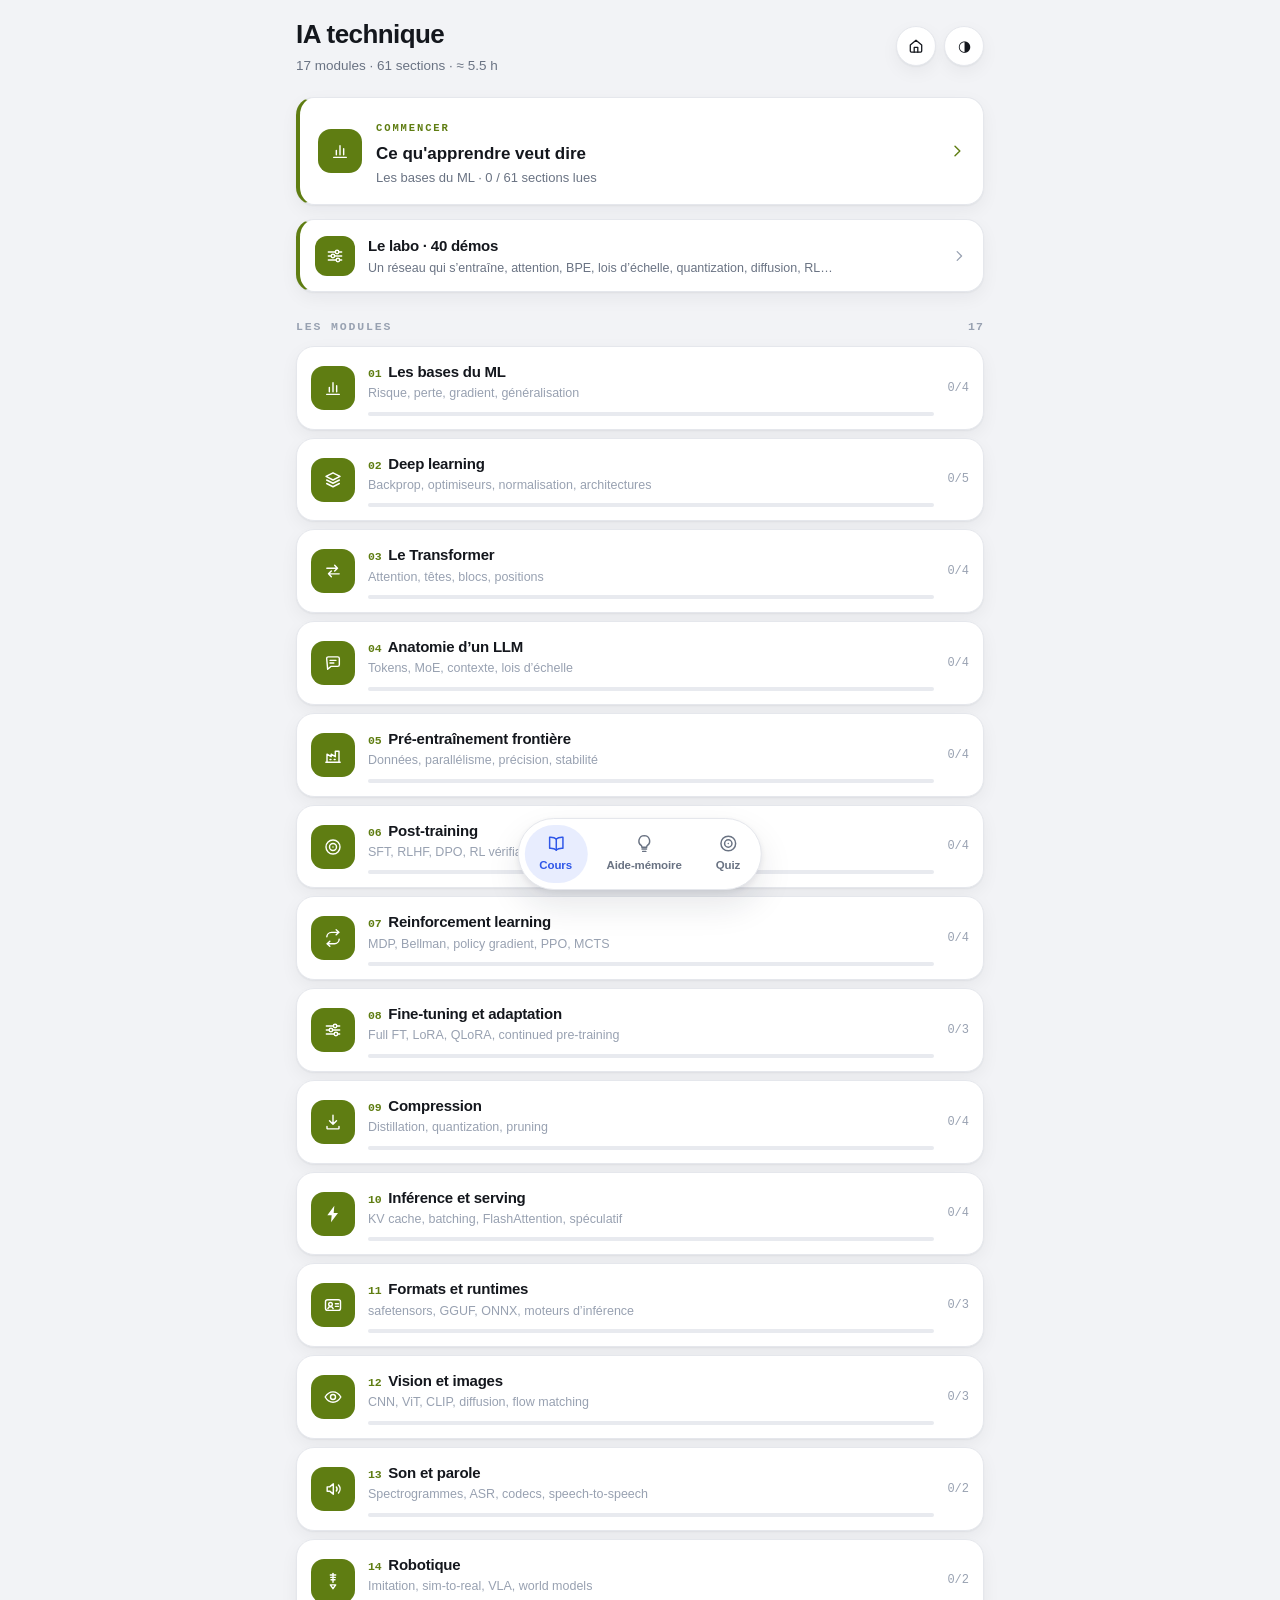
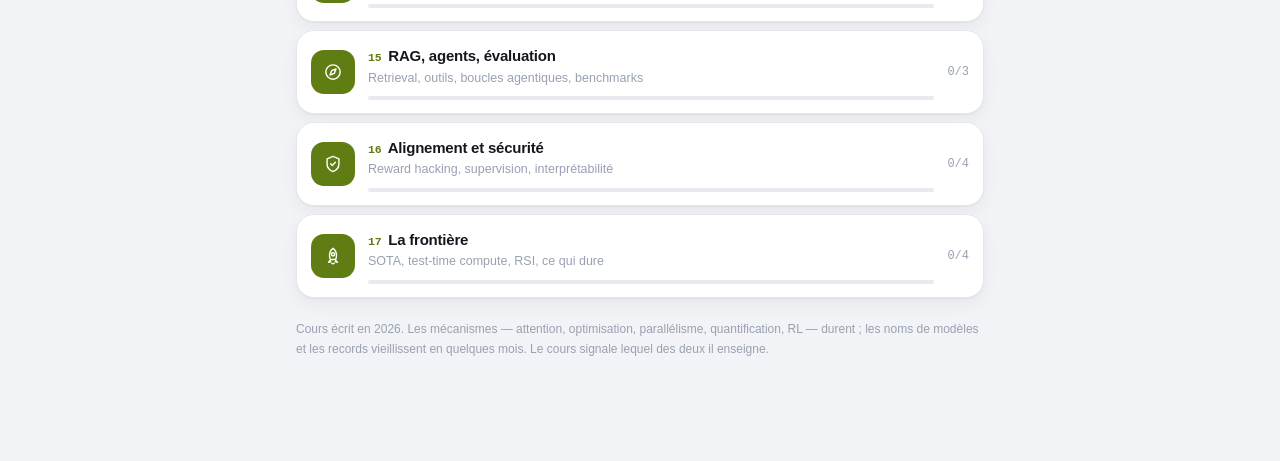
<file: ia.html>
<!DOCTYPE html>
<html lang="fr">
<head>
<meta charset="utf-8">
<meta name="viewport" content="width=device-width, initial-scale=1, viewport-fit=cover">
<meta name="theme-color" content="#f2f3f6">
<meta name="description" content="IA technique : ML, deep learning, Transformer, LLM, pré-entraînement, post-training, RL, fine-tuning, compression, inférence, vision, son, robotique, agents, alignement et frontière">
<meta name="apple-mobile-web-app-capable" content="yes">
<meta name="apple-mobile-web-app-status-bar-style" content="black-translucent">
<meta name="apple-mobile-web-app-title" content="IA technique">
<link rel="manifest" href="manifest.webmanifest">
<link rel="icon" href="icons/icon-192.png">
<link rel="apple-touch-icon" href="icons/icon-192.png">
<link rel="stylesheet" href="css/theme.css">
<link rel="stylesheet" href="css/ia.css">
<title>IA technique — Maximus Knowledge</title>
<script src="js/theme.js"></script>
<script src="js/trace.js" data-formation="ia"></script>
</head>
<body>

<!-- ══════════════ LES MODULES ══════════════ -->
<section class="screen active" id="screen-modules">
  <div class="wrap">
    <div class="top">
      <div>
        <h1>IA technique</h1>
        <p class="sub" id="mods-sub"></p>
      </div>
      <div class="acts">
        <a class="iconbtn" href="index.html" title="Mes formations" aria-label="Mes formations" data-ic="home"></a>
        <button class="theme-btn" data-theme-toggle aria-label="Mode jour ou nuit">◑</button>
      </div>
    </div>
    <div id="mods-head"></div>
    <div class="lab">Les modules <span class="n" id="mods-n"></span></div>
    <div id="mods-list"></div>
    <p class="disclaimer" id="mods-foot"></p>
  </div>
</section>

<!-- ══════════════ UN MODULE ══════════════ -->
<section class="screen" id="screen-module">
  <header class="mod-head" id="mod-head"></header>
  <div class="wrap">
    <div id="mod-body"></div>
    <div id="mod-actions"></div>
  </div>
</section>

<section class="screen" id="screen-reader"></section>

<!-- ══════════════ AIDE-MÉMOIRE ══════════════ -->
<section class="screen" id="screen-memo">
  <div class="wrap">
    <div class="top">
      <div>
        <h1>Aide-mémoire</h1>
        <p class="sub">Les formules et les ordres de grandeur à avoir en tête</p>
      </div>
      <div class="acts">
        <a class="iconbtn" href="index.html" title="Mes formations" aria-label="Mes formations" data-ic="home"></a>
        <button class="theme-btn" data-theme-toggle aria-label="Mode jour ou nuit">◑</button>
      </div>
    </div>
    <div id="memo-body"></div>
  </div>
</section>

<!-- ══════════════ QUIZ ══════════════ -->
<section class="screen" id="screen-quizhome">
  <div class="wrap">
    <div class="top">
      <div>
        <h1>Questionnaire</h1>
        <p class="sub" id="quiz-sub"></p>
      </div>
      <div class="acts">
        <a class="iconbtn" href="index.html" title="Mes formations" aria-label="Mes formations" data-ic="home"></a>
        <button class="theme-btn" data-theme-toggle aria-label="Mode jour ou nuit">◑</button>
      </div>
    </div>
    <div id="quiz-score"></div>
    <div class="lab">Choisis ta série</div>
    <div id="quiz-modes"></div>
    <div class="lab">Longueur</div>
    <div class="seg wide-seg" id="quiz-len"></div>
    <div class="lab">Ou un module</div>
    <div id="quiz-mods"></div>
  </div>
  <div class="rfoot">
    <div class="inner"><button class="btn go wide" id="quiz-start"></button></div>
  </div>
</section>

<section class="screen" id="screen-quiz"></section>
<section class="screen" id="screen-result"></section>

<nav class="tabbar" id="tabbar"></nav>
<div id="toast" class="toast"></div>

<script src="js/icons.js"></script>
<script src="js/kit.js"></script>
<script src="data/ia.js"></script>
<script src="data/ia-cours-1.js"></script>
<script src="data/ia-cours-2.js"></script>
<script src="data/ia-cours-3.js"></script>
<script src="data/ia-cours-4.js"></script>
<script src="data/ia-quiz.js"></script>
<script src="js/ia-figs.js"></script>
<script src="js/demos.js"></script>
<script src="js/demos-ia.js"></script>
<script src="js/demos-ia2.js"></script>
<script src="js/ia-app.js"></script>
</body>
</html>
</file>
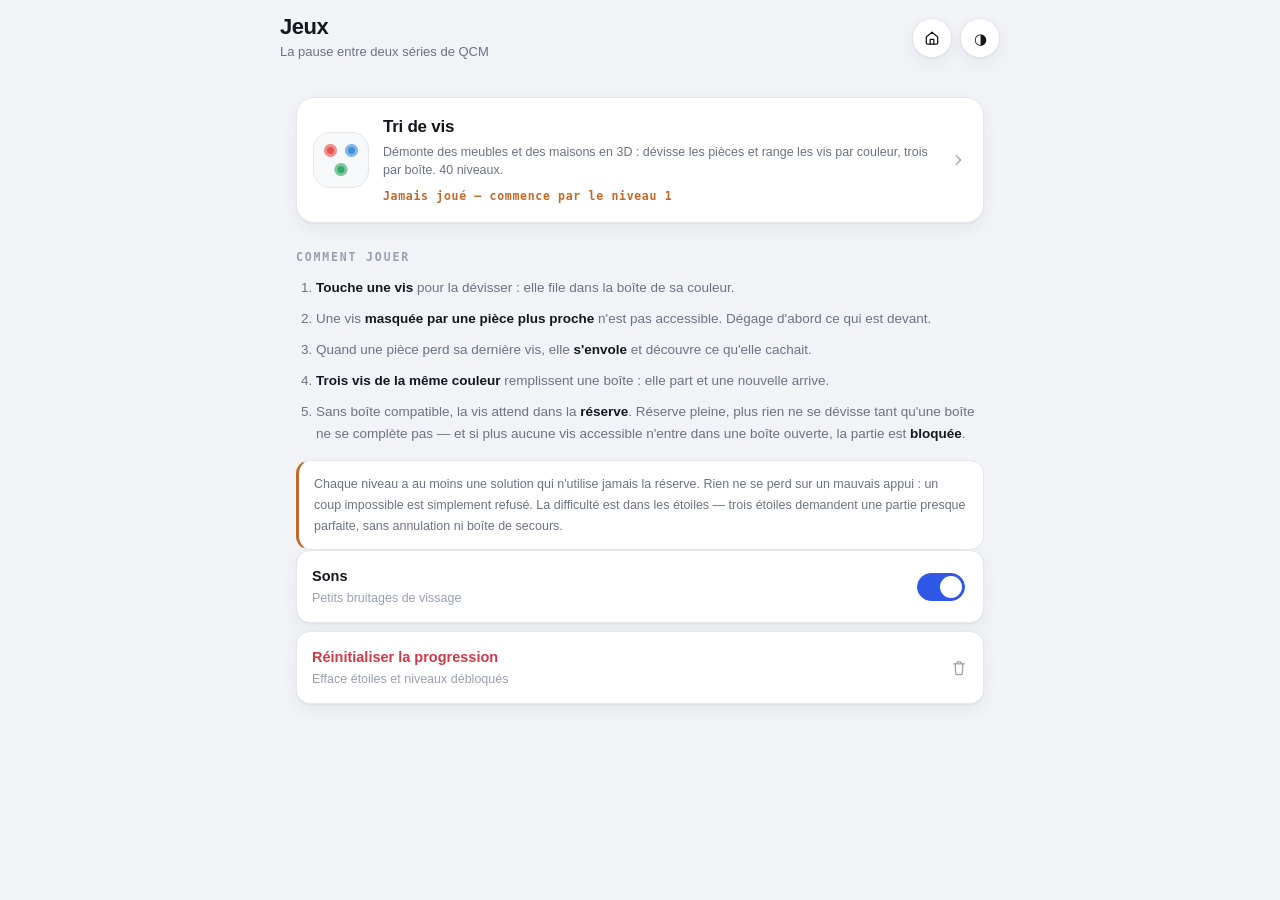
<file: jeux.html>
<!DOCTYPE html>
<html lang="fr">
<head>
<meta charset="utf-8">
<meta name="viewport" content="width=device-width, initial-scale=1, viewport-fit=cover">
<meta name="theme-color" content="#f2f3f6">
<meta name="description" content="Jeux de pause — Tri de vis : démonte des meubles en 3D et range les vis par couleur, 40 niveaux">
<meta name="apple-mobile-web-app-capable" content="yes">
<meta name="apple-mobile-web-app-status-bar-style" content="black-translucent">
<meta name="apple-mobile-web-app-title" content="Tri de vis">
<link rel="manifest" href="manifest.webmanifest">
<link rel="icon" href="icons/icon-192.png">
<link rel="apple-touch-icon" href="icons/icon-192.png">
<link rel="stylesheet" href="css/theme.css">
<link rel="stylesheet" href="css/jeux.css">
<title>Tri de vis — Maximus Knowledge</title>
<script src="js/theme.js"></script>
<script src="js/trace.js" data-formation="jeux"></script>
</head>
<body>

<!-- ══════════════ ACCUEIL DES JEUX ══════════════ -->
<section class="screen active" id="screen-hub">
  <header class="hero">
    <div class="hero-inner">
      <div>
        <h1>Jeux</h1>
        <p class="sub">La pause entre deux séries de QCM</p>
      </div>
      <div class="hero-actions">
        <a class="iconbtn" href="index.html" title="Mes formations" aria-label="Mes formations" data-ic="home"></a>
        <button class="theme-btn" data-theme-toggle aria-label="Mode jour ou nuit">◑</button>
      </div>
    </div>
  </header>

  <div class="wrap">
    <button class="game-card" data-nav="levels">
      <span class="game-art" aria-hidden="true">
        <i class="bolt c1"></i><i class="bolt c2"></i><i class="bolt c3"></i>
      </span>
      <span class="game-body">
        <b>Tri de vis</b>
        <small>Démonte des meubles et des maisons en 3D : dévisse les pièces et range les vis par couleur, trois par boîte. 40 niveaux.</small>
        <span class="game-meta" id="game-meta"></span>
      </span>
      <span class="game-go" data-ic="chevron"></span>
    </button>

    <h2 class="section-title">Comment jouer</h2>
    <ol class="rules">
      <li><b>Touche une vis</b> pour la dévisser : elle file dans la boîte de sa couleur.</li>
      <li>Une vis <b>masquée par une pièce plus proche</b> n'est pas accessible. Dégage d'abord ce qui est devant.</li>
      <li>Quand une pièce perd sa dernière vis, elle <b>s'envole</b> et découvre ce qu'elle cachait.</li>
      <li><b>Trois vis de la même couleur</b> remplissent une boîte : elle part et une nouvelle arrive.</li>
      <li>Sans boîte compatible, la vis attend dans la <b>réserve</b>. Réserve pleine, plus rien ne se
          dévisse tant qu'une boîte ne se complète pas — et si plus aucune vis accessible n'entre dans
          une boîte ouverte, la partie est <b>bloquée</b>.</li>
    </ol>
    <p class="rules-note">
      Chaque niveau a au moins une solution qui n'utilise jamais la réserve. Rien ne se perd sur un
      mauvais appui : un coup impossible est simplement refusé. La difficulté est dans les étoiles —
      trois étoiles demandent une partie presque parfaite, sans annulation ni boîte de secours.
    </p>

    <div class="setting-list">
      <label class="setting">
        <div><strong>Sons</strong><small>Petits bruitages de vissage</small></div>
        <input type="checkbox" id="set-sound" class="switch" checked>
      </label>
      <button class="setting as-btn danger" id="btn-reset-jeux">
        <div><strong>Réinitialiser la progression</strong><small>Efface étoiles et niveaux débloqués</small></div><span class="chev" data-ic="trash"></span>
      </button>
    </div>
  </div>
</section>

<!-- ══════════════ CHOIX DU NIVEAU ══════════════ -->
<section class="screen" id="screen-levels">
  <div class="wrap">
    <div class="page-head">
      <button class="icon-btn" data-nav="hub" aria-label="Retour" data-ic="left"></button>
      <h1>Tri de vis</h1>
      <a class="iconbtn" href="index.html" title="Mes formations" aria-label="Mes formations" data-ic="home" style="margin-left:auto"></a>
    </div>
    <div class="lvl-stats" id="lvl-stats"></div>
    <div class="lvl-grid" id="lvl-grid"></div>
    <p class="disclaimer">
      Les plateaux sont générés à partir du numéro de niveau : le niveau 12 est le même
      plateau sur tous les appareils, et le restera.
    </p>
  </div>
</section>

<!-- ══════════════ PARTIE ══════════════ -->
<section class="screen" id="screen-play">
  <div class="play-bar">
    <button class="icon-btn" id="play-back" aria-label="Quitter" data-ic="left"></button>
    <div class="play-info">
      <b id="play-title">Niveau 1</b>
      <small id="play-sub"></small>
    </div>
    <div class="play-time" id="play-time">0:00</div>
  </div>

  <div class="play-stage"><canvas id="board" aria-label="Plateau de jeu : touche une vis pour la dévisser"></canvas></div>

  <div class="play-tools">
    <button class="tool" id="tool-undo"><span data-ic="undo"></span><em>Annuler</em><i id="undo-left">3</i></button>
    <button class="tool" id="tool-box"><span data-ic="plus"></span><em>Boîte</em><i id="box-left">1</i></button>
    <button class="tool" id="tool-restart"><span data-ic="repeat"></span><em>Rejouer</em></button>
    <button class="tool" id="tool-sound"><span id="sound-icon"></span><em>Son</em></button>
  </div>

  <!-- victoire -->
  <div class="overlay" id="ov-win" hidden>
    <div class="sheet">
      <div class="sheet-stars" id="win-stars"></div>
      <h2 id="win-title">Niveau terminé</h2>
      <p class="sheet-sub" id="win-sub"></p>
      <div class="sheet-facts" id="win-facts"></div>
      <button class="btn primary wide" id="win-next" data-ic-after="right">Niveau suivant</button>
      <div class="sheet-row">
        <button class="btn ghost" id="win-again" data-ic="repeat">Rejouer</button>
        <button class="btn ghost" id="win-levels">Niveaux</button>
      </div>
    </div>
  </div>

  <!-- blocage -->
  <div class="overlay" id="ov-stuck" hidden>
    <div class="sheet">
      <div class="sheet-mark" data-ic="alert"></div>
      <h2>Plus aucun coup possible</h2>
      <p class="sheet-sub">La réserve est pleine et aucune vis accessible n'entre dans une boîte ouverte.</p>
      <div class="sheet-row" id="stuck-helps"></div>
      <button class="btn primary wide" id="stuck-restart" data-ic="repeat">Recommencer le niveau</button>
      <button class="btn ghost wide" id="stuck-levels">Choisir un autre niveau</button>
    </div>
  </div>
</section>

<div id="toast" class="toast"></div>

<script src="js/icons.js"></script>
<script src="js/jeux-solids.js"></script>
<script src="js/jeux-levels.js"></script>
<script src="js/jeux-store.js"></script>
<script src="js/jeux-screw.js"></script>
<script src="js/jeux-app.js"></script>
</body>
</html>
</file>
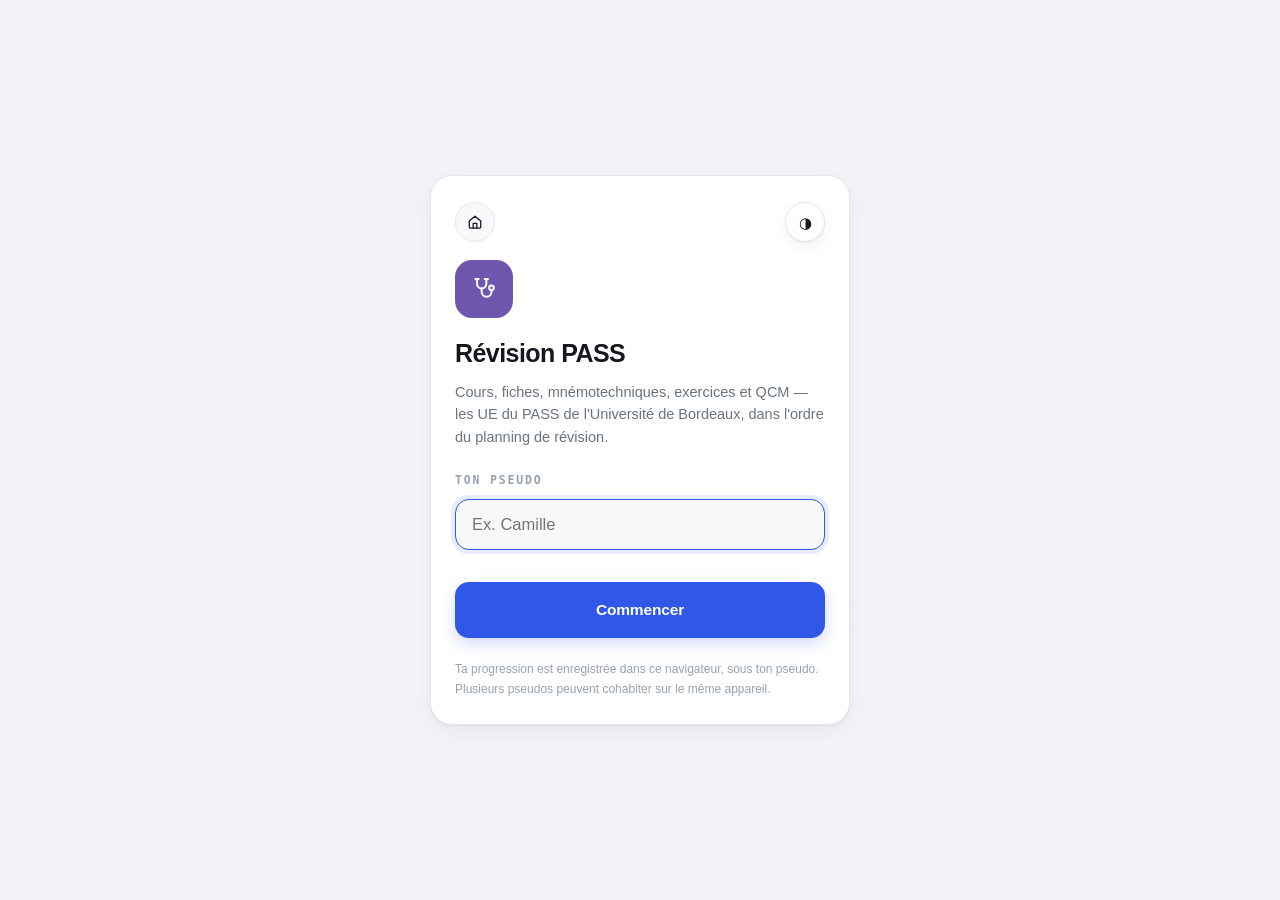
<file: pass.html>
<!DOCTYPE html>
<html lang="fr">
<head>
<meta charset="utf-8">
<meta name="viewport" content="width=device-width, initial-scale=1, viewport-fit=cover">
<meta name="theme-color" content="#f2f3f6">
<meta name="description" content="Révision PASS Bordeaux : cours, fiches, mnémotechniques, exercices et QCM sur les 19 UE du programme">
<meta name="apple-mobile-web-app-capable" content="yes">
<meta name="apple-mobile-web-app-status-bar-style" content="black-translucent">
<meta name="apple-mobile-web-app-title" content="PASS">
<link rel="manifest" href="manifest.webmanifest">
<link rel="icon" href="icons/icon-192.png">
<link rel="apple-touch-icon" href="icons/icon-192.png">
<link rel="stylesheet" href="css/theme.css">
<link rel="stylesheet" href="css/pass.css">
<title>PASS Bordeaux — Maximus Knowledge</title>
<script src="js/theme.js"></script>
<script src="js/trace.js" data-formation="pass"></script>
</head>
<body>

<!-- ══════════════ PSEUDO ══════════════ -->
<section class="screen active gate" id="screen-gate">
  <div class="gate-card">
    <div class="gate-top">
      <a class="iconbtn flat" href="index.html" title="Mes formations" aria-label="Mes formations" data-ic="home"></a>
      <button class="theme-btn" data-theme-toggle aria-label="Mode jour ou nuit">◑</button>
    </div>
    <div class="gate-mark" id="gate-mark"></div>
    <h1>Révision PASS</h1>
    <p class="sub">Cours, fiches, mnémotechniques, exercices et QCM — les UE du PASS de l'Université de Bordeaux, dans l'ordre du planning de révision.</p>

    <div id="gate-known"></div>

    <label for="gate-input">Ton pseudo</label>
    <input class="field" id="gate-input" type="text" maxlength="24" autocomplete="off"
           autocapitalize="off" spellcheck="false" placeholder="Ex. Camille">
    <div class="gate-err" id="gate-err"></div>
    <button class="btn primary wide" id="gate-go" style="width:100%">Commencer</button>
    <p class="disclaimer">
      Ta progression est enregistrée dans ce navigateur, sous ton pseudo.
      Plusieurs pseudos peuvent cohabiter sur le même appareil.
    </p>
  </div>
</section>

<!-- ══════════════ ACCUEIL ══════════════ -->
<section class="screen" id="screen-home">
  <header class="hero">
    <div class="hero-inner">
      <div class="hero-top">
        <div class="hero-mark" id="hero-mark"></div>
        <div>
          <h1 id="hello">PASS</h1>
          <p class="sub" id="hello-sub"></p>
        </div>
        <div class="hero-actions">
          <a class="iconbtn" href="index.html" title="Mes formations" aria-label="Mes formations" id="go-home"></a>
          <button class="theme-btn" data-theme-toggle aria-label="Mode jour ou nuit">◑</button>
          <button class="chip-btn" data-nav="switch">Changer</button>
        </div>
      </div>
      <div class="ready" id="ready"></div>
    </div>
  </header>

  <div class="wrap">
    <div id="resume-slot"></div>

    <button class="plan-cta" data-nav="plan">
      <span class="cta-icon" id="plan-icon"></span>
      <span class="cta-body">
        <b>Le planning de révision</b>
        <small>Semaine par semaine, S1 et S2 — coche ce que tu as bouclé</small>
      </span>
      <span class="cta-go" id="plan-go"></span>
    </button>

    <div id="labo-slot"></div>

    <h2 class="section-title">S'entraîner</h2>
    <div class="mode-grid" id="mode-grid"></div>

    <h2 class="section-title">Le programme — les UE</h2>
    <div id="mat-list"></div>

    <div class="home-actions">
      <button class="btn ghost" data-nav="exos" data-ic="pen">Exercices</button>
      <button class="btn ghost" data-nav="mnemo" data-ic="bulb">Mnémos</button>
      <button class="btn ghost" data-nav="stats" data-ic="chart">Stats</button>
      <button class="btn ghost" data-nav="settings" data-ic="sliders">Réglages</button>
    </div>
    <p class="disclaimer" id="home-foot"></p>
  </div>
</section>

<!-- ══════════════ PLANNING ══════════════ -->
<section class="screen" id="screen-plan">
  <div class="wrap">
    <div class="page-head">
      <button class="icon-btn" data-nav="home" aria-label="Retour" data-ic="left"></button>
      <h1>Planning de révision</h1>
    </div>
    <p class="fiche-intro" id="plan-sub"></p>
    <div id="plan-list"></div>
    <h2 class="section-title">À savoir</h2>
    <ul class="plan-notes" id="plan-notes"></ul>
  </div>
</section>

<!-- ══════════════ FICHE ══════════════ -->
<section class="screen" id="screen-fiche">
  <div class="wrap">
    <div class="page-head">
      <button class="icon-btn" data-nav="home" aria-label="Retour" data-ic="left"></button>
      <h1 id="fiche-title">Fiche</h1>
    </div>
    <div id="fiche-body"></div>
  </div>
</section>

<!-- ══════════════ EXERCICES ══════════════ -->
<section class="screen" id="screen-exos">
  <div class="wrap">
    <div class="page-head">
      <button class="icon-btn" data-nav="home" aria-label="Retour" data-ic="left"></button>
      <h1>Exercices</h1>
    </div>
    <p class="fiche-intro" id="exos-sub"></p>
    <div class="filters" id="exos-filters"></div>
    <div id="exos-list"></div>
  </div>
</section>

<!-- ══════════════ QUIZ ══════════════ -->
<section class="screen" id="screen-quiz">
  <div class="quiz-top">
    <button class="icon-btn" id="quiz-quit" aria-label="Quitter" data-ic="close"></button>
    <div class="progress-wrap">
      <div class="progress-bar"><div class="progress-fill" id="progress-fill"></div></div>
      <span class="progress-label" id="progress-label"></span>
    </div>
    <div class="quiz-timer" id="quiz-timer"></div>
  </div>
  <div class="quiz-body">
    <div class="q-meta">
      <span class="chip" id="q-mat"></span>
      <span class="chip" id="q-diff"></span>
    </div>
    <h2 class="q-text" id="q-text"></h2>
    <div class="options" id="options"></div>
    <div class="explain" id="explain" hidden>
      <div class="verdict" id="explain-verdict"></div>
      <p id="explain-text"></p>
      <div class="src" id="explain-src"></div>
    </div>
  </div>
  <div class="quiz-foot">
    <div class="inner"><button class="btn primary wide" id="btn-next" disabled>Valider</button></div>
  </div>
</section>

<!-- ══════════════ RÉSULTAT ══════════════ -->
<section class="screen" id="screen-result">
  <div class="wrap">
    <div class="score-hero" id="score-hero"></div>
    <div class="tiles" id="result-tiles"></div>
    <h2 class="section-title">Par UE</h2>
    <div class="bars" id="result-bars"></div>
    <h2 class="section-title">Correction détaillée</h2>
    <div id="review"></div>
    <div class="sticky-actions">
      <button class="btn primary wide" id="btn-replay">↻ Rejouer</button>
      <button class="btn ghost wide" data-nav="home">Accueil</button>
    </div>
  </div>
</section>

<!-- ══════════════ MNÉMOS ══════════════ -->
<section class="screen" id="screen-mnemo">
  <div class="wrap">
    <div class="page-head">
      <button class="icon-btn" data-nav="home" aria-label="Retour" data-ic="left"></button>
      <h1>Mnémotechniques</h1>
    </div>
    <p class="fiche-intro" id="mnemo-sub"></p>
    <div class="filters" id="mnemo-filters"></div>
    <div id="mnemo-list"></div>
  </div>
</section>

<!-- ══════════════ STATS ══════════════ -->
<section class="screen" id="screen-stats">
  <div class="wrap">
    <div class="page-head">
      <button class="icon-btn" data-nav="home" aria-label="Retour" data-ic="left"></button>
      <h1>Statistiques</h1>
    </div>
    <div class="tiles" id="stat-tiles"></div>
    <h2 class="section-title">Maîtrise par UE</h2>
    <div class="bars" id="stats-bars"></div>
    <h2 class="section-title">Historique</h2>
    <div id="history"></div>
  </div>
</section>

<!-- ══════════════ RÉGLAGES ══════════════ -->
<section class="screen" id="screen-settings">
  <div class="wrap">
    <div class="page-head">
      <button class="icon-btn" data-nav="home" aria-label="Retour" data-ic="left"></button>
      <h1>Réglages</h1>
    </div>
    <div class="setting-list">
      <label class="setting">
        <div><strong>QCM par série</strong><small>Hors concours blanc</small></div>
        <select id="set-count">
          <option>10</option><option selected>20</option><option>30</option><option>50</option>
        </select>
      </label>
      <label class="setting">
        <div><strong>Correction immédiate</strong><small>Voir la réponse après chaque QCM</small></div>
        <input type="checkbox" id="set-instant" class="switch" checked>
      </label>
      <label class="setting">
        <div><strong>Chronomètre</strong><small>Afficher le temps écoulé</small></div>
        <input type="checkbox" id="set-timer" class="switch">
      </label>
    </div>

    <h2 class="section-title">Profil</h2>
    <div class="setting-list">
      <div class="setting">
        <div><strong>Pseudo</strong><small id="cur-pseudo"></small></div>
        <button class="btn ghost" id="btn-rename">Renommer</button>
      </div>
      <button class="setting" data-nav="switch"><div><strong>Changer de pseudo</strong><small>Revenir à l'écran d'accueil</small></div><span>↔</span></button>
      <button class="setting" id="btn-export"><div><strong>Exporter ma progression</strong><small>Fichier JSON de sauvegarde</small></div><span>⬇</span></button>
      <button class="setting" id="btn-import"><div><strong>Importer une sauvegarde</strong><small>Restaure un fichier exporté</small></div><span>⬆</span></button>
      <button class="setting" id="btn-reset"><div><strong style="color:var(--ko)">Réinitialiser ma progression</strong><small>Efface cours lus, exercices, mnémos et statistiques</small></div><span>🗑</span></button>
    </div>
    <input type="file" id="file-import" accept="application/json" hidden>
    <p class="disclaimer" id="build-info"></p>
  </div>
</section>

<div id="toast" class="toast"></div>

<!-- Noyau -->
<script src="js/icons.js"></script>
<script src="js/pass-core.js"></script>

<!-- UE — Semestre 1 -->
<script src="data/pass-ue14-chimie.js"></script>
<script src="data/pass-ue6-cellule.js"></script>
<script src="data/pass-ue7-biochimie.js"></script>
<script src="data/pass-ue8-physiologie.js"></script>
<script src="data/pass-ue9-biophysique.js"></script>
<script src="data/pass-ue10-anatomie.js"></script>
<script src="data/pass-ue4-shs.js"></script>
<script src="data/pass-ue5-sante-publique.js"></script>

<!-- UE — Semestre 2 -->
<script src="data/pass-ue15-biomol.js"></script>
<script src="data/pass-ue12-histologie.js"></script>
<script src="data/pass-ue11-reproduction.js"></script>
<script src="data/pass-ue21-locomoteur.js"></script>
<script src="data/pass-ue17-bassin.js"></script>
<script src="data/pass-ue18-cranio-facial.js"></script>
<script src="data/pass-ue13-methodes.js"></script>
<script src="data/pass-ue16-medicament.js"></script>
<script src="data/pass-ue20-initiation-medicament.js"></script>
<script src="data/pass-ue19-biomateriaux.js"></script>

<!-- UE — fond continu -->
<script src="data/pass-ue1-anglais.js"></script>

<!-- Application -->
<script src="js/pass-store.js"></script>
<script src="js/pass-quiz.js"></script>
<script src="js/demos.js"></script>
<script src="js/demos-sante.js"></script>
<script src="js/demos-sante2.js"></script>
<script src="js/pass-app.js"></script>
</body>
</html>
</file>
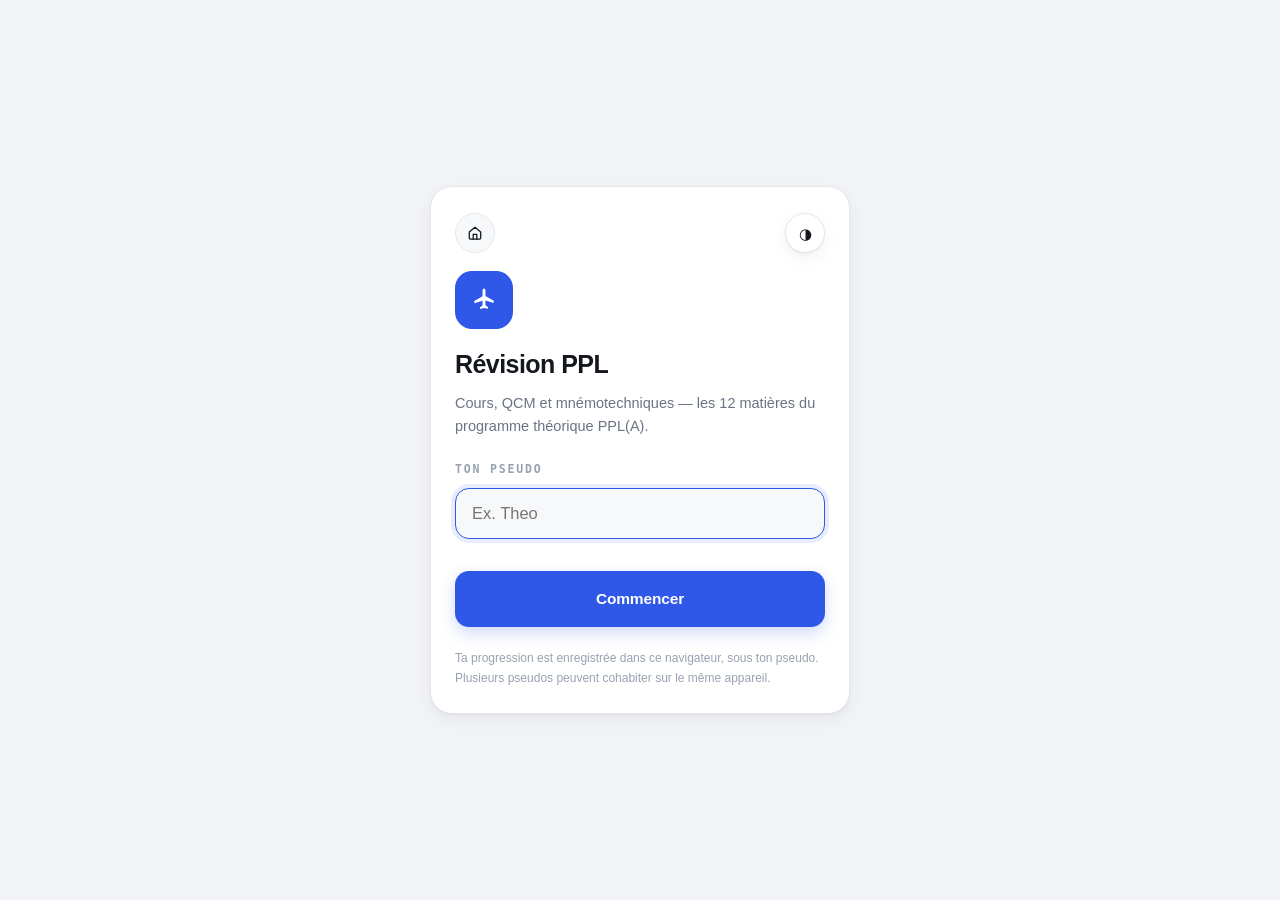
<file: ppl.html>
<!DOCTYPE html>
<html lang="fr">
<head>
<meta charset="utf-8">
<meta name="viewport" content="width=device-width, initial-scale=1, viewport-fit=cover">
<meta name="theme-color" content="#f2f3f6">
<meta name="description" content="Révision complète du PPL(A) : cours, QCM et mnémotechniques sur les 12 matières du programme">
<meta name="apple-mobile-web-app-capable" content="yes">
<meta name="apple-mobile-web-app-status-bar-style" content="black-translucent">
<meta name="apple-mobile-web-app-title" content="PPL">
<link rel="manifest" href="manifest.webmanifest">
<link rel="icon" href="icons/icon-192.png">
<link rel="apple-touch-icon" href="icons/icon-192.png">
<link rel="stylesheet" href="css/theme.css">
<link rel="stylesheet" href="css/ppl.css">
<title>Théorique PPL(A) — Maximus Knowledge</title>
<script src="js/theme.js"></script>
<script src="js/trace.js" data-formation="ppl"></script>
</head>
<body>

<!-- ══════════════ PSEUDO ══════════════ -->
<section class="screen active" id="screen-gate">
  <div class="gate-card card">
    <div class="gate-top">
      <a class="iconbtn flat" href="index.html" title="Mes formations" aria-label="Mes formations" id="gate-home"></a>
      <button class="theme-btn" data-theme-toggle aria-label="Mode jour ou nuit">◑</button>
    </div>
    <div class="tile lg" id="gate-mark"></div>
    <h1>Révision PPL</h1>
    <p class="sub">Cours, QCM et mnémotechniques — les 12 matières du programme théorique PPL(A).</p>

    <div id="gate-known"></div>

    <label for="gate-input">Ton pseudo</label>
    <input class="field" id="gate-input" type="text" maxlength="24" autocomplete="off"
           autocapitalize="off" spellcheck="false" placeholder="Ex. Theo">
    <div class="gate-err" id="gate-err"></div>
    <button class="btn go wide" id="gate-go">Commencer</button>
    <p class="disclaimer">
      Ta progression est enregistrée dans ce navigateur, sous ton pseudo.
      Plusieurs pseudos peuvent cohabiter sur le même appareil.
    </p>
  </div>
</section>

<!-- ══════════════ COURS — accueil ══════════════ -->
<section class="screen" id="screen-learn">
  <div class="wrap">
    <div class="top">
      <div>
        <h1 id="hello">PPL</h1>
        <p class="sub" id="hello-sub"></p>
      </div>
      <div class="acts">
        <a class="iconbtn" href="index.html" title="Mes formations" aria-label="Mes formations" id="learn-home"></a>
        <button class="theme-btn" data-theme-toggle aria-label="Mode jour ou nuit">◑</button>
      </div>
    </div>

    <div class="card ready" id="ready"></div>
    <div id="resume-slot"></div>

    <div class="lab">Matières <span class="n" id="mat-count"></span></div>
    <div class="topics" id="topics"></div>

    <div class="lab">Outils</div>
    <div id="learn-tools"></div>

    <p class="disclaimer" id="learn-foot"></p>
  </div>
</section>

<!-- ══════════════ MATIÈRE ══════════════ -->
<section class="screen" id="screen-mat">
  <header class="thead" id="mat-head"></header>
  <div class="wrap" id="mat-wrap"></div>
</section>

<!-- ══════════════ LECTEUR DE SECTION ══════════════ -->
<section class="screen" id="screen-reader">
  <div class="rdr-top">
    <div class="line">
      <button class="iconbtn flat" id="rdr-back" aria-label="Retour"></button>
      <div class="who">
        <b id="rdr-mat"></b>
        <small id="rdr-pos"></small>
      </div>
      <button class="iconbtn flat" id="rdr-list" aria-label="Sommaire"></button>
    </div>
    <div class="track"><i id="rdr-track"></i></div>
  </div>
  <div class="rdr-body" id="rdr-body"></div>
  <div class="rdr-foot">
    <div class="inner">
      <button class="btn ghost" id="rdr-prev" aria-label="Section précédente"></button>
      <button class="btn go" id="rdr-next"></button>
    </div>
  </div>
</section>

<!-- ══════════════ S'ENTRAÎNER — accueil ══════════════ -->
<section class="screen" id="screen-practice">
  <div class="wrap">
    <div class="top">
      <div>
        <h1>S'entraîner</h1>
        <p class="sub" id="practice-sub"></p>
      </div>
      <div class="acts">
        <a class="iconbtn" href="index.html" title="Mes formations" aria-label="Mes formations" id="pr-home"></a>
        <button class="theme-btn" data-theme-toggle aria-label="Mode jour ou nuit">◑</button>
      </div>
    </div>

    <div class="lab">Séries</div>
    <div class="rail" id="mode-rail"></div>
    <div class="dots" id="mode-dots"></div>

    <div class="lab">Toutes les matières <span class="n" id="pr-count"></span></div>
    <div id="pr-list"></div>

    <div class="lab">Rapports</div>
    <div id="pr-reports"></div>
  </div>
</section>

<!-- ══════════════ ENTRAÎNEMENT D'UNE MATIÈRE ══════════════ -->
<section class="screen" id="screen-matpractice">
  <header class="thead" id="mp-head"></header>
  <div class="wrap" id="mp-wrap"></div>
  <div class="cta" id="mp-cta">
    <div class="inner">
      <span class="sum" id="mp-sum"></span>
      <button class="btn go wide" id="mp-start"></button>
    </div>
  </div>
</section>

<!-- ══════════════ QUIZ ══════════════ -->
<section class="screen" id="screen-quiz">
  <div class="qtop">
    <div class="line">
      <span class="count" id="q-count"></span>
      <span class="who" id="q-who"></span>
      <span class="timer" id="q-timer" hidden></span>
      <button class="iconbtn flat" id="q-quit" aria-label="Quitter"></button>
    </div>
    <div class="track"><i id="q-track"></i></div>
    <div class="strip" id="q-strip"></div>
  </div>
  <div class="qbody">
    <div class="qtag" id="q-tag"></div>
    <h2 class="q-text" id="q-text"></h2>
    <div class="options" id="options"></div>
    <div class="card fb" id="fb" hidden></div>
  </div>
  <div class="qfoot">
    <div class="inner">
      <button class="btn ghost" id="q-prev" aria-label="Question précédente"></button>
      <button class="btn go" id="q-next" disabled>Valider</button>
    </div>
  </div>
</section>

<!-- ══════════════ RÉSULTAT ══════════════ -->
<section class="screen" id="screen-result">
  <div class="wrap" id="result-wrap"></div>
  <div class="rfoot">
    <div class="inner">
      <button class="btn ghost" id="btn-replay" aria-label="Rejouer la série"></button>
      <button class="btn go" id="btn-done">Terminer</button>
    </div>
  </div>
</section>

<!-- ══════════════ MNÉMOS ══════════════ -->
<section class="screen" id="screen-mnemo">
  <div class="wrap">
    <div class="top">
      <button class="iconbtn" data-back="learn" aria-label="Retour" id="mn-back"></button>
      <div><h1>Mnémos</h1><p class="sub" id="mnemo-sub"></p></div>
    </div>
    <div class="filters" id="mnemo-filters"></div>
    <div id="mnemo-list"></div>
  </div>
</section>

<!-- ══════════════ SCHÉMAS ══════════════ -->
<section class="screen" id="screen-schemas">
  <div class="wrap">
    <div class="top">
      <button class="iconbtn" data-back="learn" aria-label="Retour" id="sc-back"></button>
      <div><h1>Schémas</h1><p class="sub" id="schemas-sub"></p></div>
    </div>
    <div id="schemas-list"></div>
  </div>
</section>

<!-- ══════════════ STATISTIQUES ══════════════ -->
<section class="screen" id="screen-stats">
  <div class="wrap">
    <div class="top">
      <button class="iconbtn" data-back="practice" aria-label="Retour" id="st-back"></button>
      <div><h1>Statistiques</h1><p class="sub" id="stats-sub"></p></div>
    </div>
    <div class="tiles" id="stat-tiles"></div>
    <div class="lab">Maîtrise par matière</div>
    <div class="bars" id="stats-bars"></div>
    <div class="lab">Historique</div>
    <div id="history"></div>
  </div>
</section>

<!-- ══════════════ RÉGLAGES ══════════════ -->
<section class="screen" id="screen-settings">
  <div class="wrap">
    <div class="top">
      <div><h1>Réglages</h1><p class="sub" id="set-sub"></p></div>
      <div class="acts">
        <a class="iconbtn" href="index.html" title="Mes formations" aria-label="Mes formations" id="se-home"></a>
        <button class="theme-btn" data-theme-toggle aria-label="Mode jour ou nuit">◑</button>
      </div>
    </div>

    <div class="lab">Séries de QCM</div>
    <div class="setting-list">
      <label class="setting">
        <div><strong>Questions par série</strong><small>Hors examen blanc</small></div>
        <select id="set-count">
          <option>10</option><option selected>20</option><option>30</option><option>50</option>
        </select>
      </label>
      <label class="setting">
        <div><strong>Correction immédiate</strong><small>Voir la réponse après chaque question</small></div>
        <input type="checkbox" id="set-instant" class="switch" checked>
      </label>
      <label class="setting">
        <div><strong>Chronomètre</strong><small>Afficher le temps écoulé</small></div>
        <input type="checkbox" id="set-timer" class="switch">
      </label>
    </div>

    <div class="lab">Profil</div>
    <div class="setting-list" id="profile-list"></div>
    <input type="file" id="file-import" accept="application/json" hidden>
    <p class="disclaimer" id="build-info"></p>
  </div>
</section>

<!-- ══════════════ BARRE D'ONGLETS ══════════════ -->
<nav class="tabbar" id="tabbar"></nav>

<div class="fig-zoom" id="fig-zoom">
  <div id="fig-zoom-body"></div>
  <p class="fig-zoom-hint">Touche l'écran pour fermer</p>
</div>

<div id="toast" class="toast"></div>

<!-- Noyau -->
<script src="js/icons.js"></script>
<script src="js/ppl-core.js"></script>
<script src="js/ppl-figures.js"></script>

<!-- Matières -->
<script src="data/ppl-reglementation.js"></script>
<script src="data/ppl-radio.js"></script>
<script src="data/ppl-principes-vol.js"></script>
<script src="data/ppl-cellule.js"></script>
<script src="data/ppl-moteur.js"></script>
<script src="data/ppl-instruments.js"></script>
<script src="data/ppl-performances.js"></script>
<script src="data/ppl-preparation.js"></script>
<script src="data/ppl-navigation.js"></script>
<script src="data/ppl-meteo.js"></script>
<script src="data/ppl-facteurs-humains.js"></script>
<script src="data/ppl-procedures.js"></script>

<!-- Application -->
<script src="js/ppl-store.js"></script>
<script src="js/ppl-quiz.js"></script>
<script src="js/demos.js"></script>
<script src="js/demos-vol.js"></script>
<script src="js/demos-moteur.js"></script>
<script src="js/demos-nav.js"></script>
<script src="js/demos-humain.js"></script>
<script src="js/demos-culture.js"></script>
<script src="js/ppl-app.js"></script>
</body>
</html>
</file>
<file: css/theme.css>
/* ═══════════════════════════════════════════════════════════
   theme.css — la charte de l'application, en deux ambiances

   Un fond neutre, des cartes posées dessus, des filets très
   discrets, un bleu unique pour l'action et une couleur par
   module. Le jour et la nuit ne changent que des valeurs :
   jamais une mise en page, jamais un rayon.

   Aucune page ne définit de couleur en propre : elles lisent
   ces jetons et basculent donc ensemble. js/theme.js choisit
   l'ambiance d'après l'horloge de l'appareil.

   Les noms historiques (--bg, --surface, --text, --accent…)
   restent définis en fin de bloc : ils pointent sur les
   nouveaux et gardent les anciennes feuilles debout.
   ═══════════════════════════════════════════════════════════ */

:root {
  --font: -apple-system, BlinkMacSystemFont, "Segoe UI", Roboto, "Helvetica Neue", Arial, sans-serif;
  --mono: ui-monospace, SFMono-Regular, "SF Mono", Menlo, Consolas, monospace;

  --r-xl: 22px;
  --r-l:  18px;
  --r-m:  14px;
  --r-s:  10px;
  --radius:    var(--r-l);   /* héritage */
  --radius-sm: var(--r-m);   /* héritage */

  --safe-top:    env(safe-area-inset-top, 0px);
  --safe-bottom: env(safe-area-inset-bottom, 0px);
  --bar: calc(74px + var(--safe-bottom));   /* hauteur de la barre d'onglets */
}

/* ───────────── JOUR ───────────── */
:root[data-theme="jour"] {
  color-scheme: light;

  --pg:        #f2f3f6;   /* fond de page      */
  --pg-2:      #e8eaef;   /* fond creux        */
  --card:      #ffffff;   /* carte             */
  --card-2:    #f7f8fa;   /* carte secondaire  */
  --edge:      #e5e7ec;   /* filet             */
  --edge-2:    #d4d8e0;
  --ink:       #14171d;
  --ink-2:     #3c4350;
  --dim:       #6a7383;
  --pale:      #98a1b1;

  --go:        #2f57e8;   /* bleu d'action     */
  --go-2:      #2444c4;
  --go-soft:   #e8edfe;
  --yes:       #148a52;
  --yes-soft:  #e3f5ea;
  --no:        #cc3b48;
  --no-soft:   #fdeaec;
  --warm:      #b87a12;
  --warm-soft: #fdf1dd;
  --af-red:    #c00f24;

  --lift:   0 1px 2px rgba(20,28,45,.06), 0 6px 18px rgba(20,28,45,.05);
  --lift-2: 0 2px 6px rgba(20,28,45,.08), 0 16px 34px rgba(20,28,45,.10);
  --sheen:   rgba(19,34,56,.04);
  --sheen-2: rgba(19,34,56,.06);
  --veil:    rgba(242,243,246,.86);

  /* un accent par module */
  --m-culture: #2f57e8;
  --m-calcul:  #0f7f8c;
  --m-pass:    #6f57b0;
  --m-ppl:     #2f8a5c;
  --m-jeux:    #c1682a;
  --m-check:   #2f6f8f;
  --m-aero:    #b0417a;
  --m-ia:      #5f7d12;
  --m-anat:    #b3303c;
}

/* ───────────── NUIT ───────────── */
:root[data-theme="nuit"], :root:not([data-theme]) {
  color-scheme: dark;

  --pg:        #0e1117;
  --pg-2:      #14181f;
  --card:      #181c24;
  --card-2:    #1e222b;
  --edge:      #262b35;
  --edge-2:    #333a47;
  --ink:       #f1f3f7;
  --ink-2:     #c8cede;
  --dim:       #97a0b1;
  --pale:      #6e7686;

  --go:        #6488ff;
  --go-2:      #4d70ec;
  --go-soft:   #1b2440;
  --yes:       #3ec67f;
  --yes-soft:  #10301f;
  --no:        #ff6b76;
  --no-soft:   #341419;
  --warm:      #e8a33c;
  --warm-soft: #33260f;
  --af-red:    #e5122e;

  --lift:   0 1px 2px rgba(0,0,0,.4), 0 8px 24px rgba(0,0,0,.28);
  --lift-2: 0 4px 10px rgba(0,0,0,.45), 0 20px 44px rgba(0,0,0,.4);
  --sheen:   rgba(255,255,255,.05);
  --sheen-2: rgba(255,255,255,.07);
  --veil:    rgba(14,17,23,.86);

  --m-culture: #6488ff;
  --m-calcul:  #4ec3d4;
  --m-pass:    #a795e8;
  --m-ppl:     #5fd39a;
  --m-jeux:    #e8a36a;
  --m-check:   #6fb3d4;
  --m-aero:    #e58ab8;
  --m-ia:      #b6d86a;
  --m-anat:    #ff7b86;
}

/* ───────────── Noms historiques ─────────────
   Les anciennes feuilles lisent encore ces jetons : ils
   pointent sur la charte actuelle, rien ne dépasse. */
:root {
  --bg:        var(--pg);
  --bg-2:      var(--pg-2);
  --surface:   var(--card);
  --surface-2: var(--card-2);
  --line:      var(--edge);
  --text:      var(--ink);
  --text-2:    var(--ink-2);
  --muted:     var(--dim);
  --faint:     var(--pale);

  --accent:      var(--go);
  --accent-2:    var(--go-2);
  --accent-deep: var(--go-2);
  --accent-lite: var(--go);
  --ok:      var(--yes);
  --ok-dim:  var(--yes-soft);
  --ko:      var(--no);
  --ko-dim:  var(--no-soft);
  --warn:    var(--warm);
  --gold:    var(--warm);
  --shadow:  var(--lift);
}

/* ═════════ bouton d'ambiance ═════════ */
.theme-btn {
  width: 40px; height: 40px; flex: 0 0 40px; border-radius: 50%;
  background: var(--card); border: 1px solid var(--edge); color: var(--ink);
  display: grid; place-items: center;
  font-size: 15px; cursor: pointer; font-family: inherit;
  box-shadow: var(--lift); transition: transform .1s;
}
.theme-btn:active { transform: scale(.94); }
a.theme-btn { text-decoration: none; }
</file>
<file: css/accueil.css>
/* ═══════════════════════════════════════════════════════════
   accueil.css — le portail des formations

   Une page, un rôle : présenter les formations. La charte vient
   de ui.css ; il ne reste ici que le bandeau de marque et la
   carte d'une formation.
   ═══════════════════════════════════════════════════════════ */

@import url('ui.css');

body { --m: var(--go); }

/* ───────────── Bandeau de marque ───────────── */
.brand { padding: calc(20px + var(--safe-top)) 16px 20px; }
.brand-inner { display: flex; align-items: center; gap: 14px; max-width: 720px; margin: 0 auto; }
.brand-mark {
  width: 50px; height: 50px; flex: 0 0 50px; border-radius: 16px;
  background: var(--go); color: #fff; display: grid; place-items: center;
  box-shadow: 0 8px 22px rgba(47,87,232,.26);
}
:root[data-theme="nuit"] .brand-mark, :root:not([data-theme]) .brand-mark { color: #0c1018; box-shadow: none; }
.brand-txt { flex: 1; min-width: 0; }
.brand h1 { font-size: 25px; letter-spacing: -.03em; }
.brand .sub { color: var(--dim); font-size: 13.5px; margin-top: 3px; line-height: 1.4; }

.totaux {
  display: grid; grid-template-columns: repeat(3, 1fr); gap: 9px;
  max-width: 720px; margin: 20px auto 0;
}
.tot {
  background: var(--card); border: 1px solid var(--edge); box-shadow: var(--lift);
  border-radius: var(--r-m); padding: 13px 10px; text-align: center;
}
.tot b { display: block; font-size: 20px; font-weight: 800; letter-spacing: -.04em; font-variant-numeric: tabular-nums; }
.tot span {
  display: block; font-family: var(--mono); font-size: 10px; letter-spacing: .12em;
  text-transform: uppercase; color: var(--pale); margin-top: 3px;
}

/* ───────────── Carte d'une formation ───────────── */
.form-card {
  display: flex; align-items: flex-start; gap: 14px; width: 100%;
  padding: 15px 16px; margin-bottom: 10px;
  background: var(--card); border: 1px solid var(--edge);
  border-radius: var(--r-l); box-shadow: var(--lift);
  color: var(--ink); text-decoration: none;
  transition: transform .12s, border-color .15s;
}
.form-card:active { transform: scale(.99); }
.form-card:hover { border-color: var(--edge-2); }
.form-icon {
  width: 46px; height: 46px; flex: 0 0 46px; border-radius: 14px;
  background: var(--m); color: #fff; display: grid; place-items: center;
}
:root[data-theme="nuit"] .form-icon, :root:not([data-theme]) .form-icon { color: #12161d; }
.form-txt { flex: 1; min-width: 0; }
.form-txt b { display: block; font-size: 16.5px; letter-spacing: -.02em; }
.form-txt small { display: block; color: var(--dim); font-size: 13px; line-height: 1.45; margin-top: 3px; }
.form-txt em {
  display: block; font-style: normal; font-family: var(--mono);
  font-size: 11px; letter-spacing: .06em; color: var(--m); margin-top: 8px;
}
.form-go { color: var(--pale); margin-top: 14px; }

/* ───────────── Reprendre ───────────── */
#reprise:empty { display: none; }
#reprise { padding-bottom: 0; }
#reprise .resume { margin-top: 4px; text-decoration: none; color: var(--ink); }
.form-icon.sm { width: 40px; height: 40px; flex-basis: 40px; border-radius: 12px; }

.lab .n { font-family: var(--font); font-size: 12.5px; letter-spacing: 0; text-transform: none; }
</file>
<file: css/aerodrome.css>
/* ═══════════════════════════════════════════════════════════
   Maximus Knowledge — Aérodrome de Léognan (LFCS)

   La charte commune vient de ui.css. Ne restent ici que les
   pièces propres au terrain : la carte d'identité, les pistes,
   les consignes, le calcul du vent, les étapes du tour de
   piste et les schémas redessinés de la VAC.

   Couleur du module : le magenta des cartes VAC.
   ═══════════════════════════════════════════════════════════ */

@import url('ui.css');

body { --m: var(--m-aero); }

/* Les teintes de la VAC, dans les deux ambiances. */
:root[data-theme="jour"] {
  --vac-blue: #2a72b8; --vac-green: #2e8b57; --ad-grass: #cfe6c2; --ad-grass-2: #8fbf7a; --ad-tw: #cfd4dc;
}
:root[data-theme="nuit"], :root:not([data-theme]) {
  --vac-blue: #6aa9e8; --vac-green: #5fcf8e; --ad-grass: #27412a; --ad-grass-2: #5f9a59; --ad-tw: #3a414e;
}

/* ───────────── Carte d'identité ───────────── */
.ad-id {
  display: flex; align-items: center; gap: 14px; margin-top: 14px; padding: 16px;
  background: var(--card); border: 1px solid var(--edge); border-radius: var(--r-l); box-shadow: var(--lift);
  border-left: 4px solid var(--m);
}
.ad-code {
  font-family: var(--mono); font-size: 25px; font-weight: 800; letter-spacing: .04em;
  color: var(--m); padding: 8px 10px; border-radius: 12px; background: var(--card-2);
}
.ad-txt { flex: 1; min-width: 0; }
.ad-txt b { display: block; font-size: 16px; letter-spacing: -.015em; }
.ad-txt small { display: block; color: var(--dim); font-size: 12.5px; line-height: 1.45; margin-top: 2px; }
.ad-txt small.mono { font-family: var(--mono); font-size: 11px; color: var(--pale); letter-spacing: .02em; }

.warn {
  margin-top: 12px; padding: 12px 14px;
  font-size: 13px; line-height: 1.55; color: var(--ink-2);
  background: var(--warm-soft); border-left: 3px solid var(--warm); border-radius: var(--r-m);
}
.warn b { font-weight: 650; }

.ad-tiles { display: grid; grid-template-columns: repeat(3, 1fr); gap: 8px; }
.ad-tiles.four { grid-template-columns: repeat(4, 1fr); margin-top: 10px; }
.ad-tiles .tile-s { padding: 11px 6px; }
.ad-tiles .tile-s b { font-size: 16px; font-family: var(--mono); letter-spacing: -.02em; color: var(--ink); }
.ad-tiles .tile-s small { font-size: 9.5px; letter-spacing: .08em; line-height: 1.35; }
.ad-tiles.four .tile-s b { font-size: 14.5px; }
@media (max-width: 440px) { .ad-tiles.four { grid-template-columns: repeat(2, 1fr); } }
#screen-tdp .duo .btn { padding: 14px 12px; }

.legend { display: flex; flex-wrap: wrap; gap: 6px 14px; margin: -6px 2px 4px; font-size: 12px; color: var(--dim); }
.legend span { display: inline-flex; align-items: center; gap: 6px; }
.legend .lg { display: inline-block; width: 18px; height: 0; border-top: 2.5px solid var(--m); }
.legend .lg.hl { border-top: 2px dashed var(--vac-green); }
.legend .lg.zv { width: 12px; height: 12px; border: 1.5px dashed var(--vac-blue); border-radius: 50%; }
.legend .lg.as { border-top: 3px solid var(--vac-blue); opacity: .7; }

/* ───────────── Pistes ───────────── */
.piste { padding: 14px 14px 10px; margin-bottom: 10px; border-left: 4px solid var(--ink); }
.piste.herbe { border-left-color: var(--ad-grass-2); }
.pi-top { display: flex; align-items: baseline; gap: 10px; flex-wrap: wrap; margin-bottom: 10px; }
.pi-num { font-family: var(--mono); font-size: 19px; font-weight: 800; letter-spacing: -.02em; }
.pi-surf { color: var(--dim); font-size: 13px; }
.piste .tbl-wrap { margin-bottom: 8px; }
.piste table { min-width: 0; font-size: 13px; }
.piste td.hot { color: var(--m); font-weight: 700; }
.pi-note { font-size: 12.5px; color: var(--dim); line-height: 1.5; margin-bottom: 4px; }

/* ───────────── Consignes ───────────── */
.cons {
  display: flex; gap: 12px; align-items: flex-start; padding: 12px 14px; margin-bottom: 7px;
  background: var(--card); border: 1px solid var(--edge); border-radius: var(--r-m);
  --c: var(--m);
}
.cons.no { --c: var(--no); }
.cons.go { --c: var(--go); }
.cons.warm { --c: var(--warm); }
.cons .ci {
  flex: 0 0 28px; width: 28px; height: 28px; border-radius: 50%; margin-top: 1px;
  display: grid; place-items: center; color: var(--c);
  background: color-mix(in srgb, var(--c) 14%, transparent);
}
.cons .cb { flex: 1; min-width: 0; }
.cons .cb small {
  display: block; font-family: var(--mono); font-size: 10px; font-weight: 700; letter-spacing: .14em;
  text-transform: uppercase; color: var(--c);
}
.cons .cb b { display: block; font-size: 14.5px; letter-spacing: -.01em; margin-top: 1px; }
.cons .cb span { display: block; font-size: 13px; color: var(--dim); line-height: 1.5; margin-top: 2px; }

.row.static { align-items: flex-start; cursor: default; }
.row.static:active { transform: none; }
.row .rmeta.nb { color: var(--warm); margin-top: 6px; }

.esp {
  padding: 12px 14px; margin-bottom: 7px;
  background: var(--card); border: 1px solid var(--edge); border-radius: var(--r-m);
}
.esp-top { display: flex; align-items: baseline; justify-content: space-between; gap: 10px; flex-wrap: wrap; }
.esp-top b { font-size: 14.5px; }
.esp-top span { font-family: var(--mono); font-size: 12px; color: var(--vac-blue); font-weight: 600; }
.esp p { font-size: 13px; color: var(--dim); line-height: 1.5; margin-top: 3px; }

.ad-rows {
  background: var(--card); border: 1px solid var(--edge); border-radius: var(--r-l); box-shadow: var(--lift);
  padding: 4px 14px; margin-bottom: 14px;
}
.ad-row {
  display: flex; flex-wrap: wrap; align-items: baseline; justify-content: space-between; gap: 2px 12px;
  padding: 10px 0; border-bottom: 1px solid var(--edge); font-size: 13.5px;
}
.ad-row:last-child { border-bottom: none; }
.ad-row span { color: var(--dim); }
.ad-row b { font-family: var(--mono); font-size: 12.5px; font-weight: 650; text-align: right; }
.ad-row small { flex: 1 0 100%; font-size: 12px; color: var(--pale); line-height: 1.45; }

/* ───────────── Tour de piste ───────────── */
.rw-pick { display: flex; align-items: center; gap: 12px; margin-top: 16px; flex-wrap: wrap; }
.rw-pick .seg button { padding: 10px 18px; font-size: 14.5px; font-weight: 650; }
.rw-note { font-size: 12.5px; color: var(--dim); }
.rw-note b { color: var(--m); }
.red { color: var(--no) !important; }

.wind { margin-top: 12px; padding: 0; overflow: hidden; }
.wind summary {
  display: flex; align-items: center; gap: 10px; padding: 13px 14px; cursor: pointer; list-style: none;
}
.wind summary::-webkit-details-marker { display: none; }
.wind summary > span:first-child { color: var(--m); display: grid; }
.wind summary b { font-size: 14.5px; }
.wind summary small { color: var(--pale); font-size: 12.5px; }
.wind summary .chev { margin-left: auto; color: var(--pale); transition: transform .2s; display: grid; }
.wind[open] summary .chev { transform: rotate(90deg); }
.wind-body { padding: 0 14px 14px; border-top: 1px solid var(--edge); }
.wind-in { display: grid; grid-template-columns: repeat(3, 1fr); gap: 8px; margin-top: 12px; }
.wind-in label {
  position: relative; display: block; font-family: var(--mono); font-size: 10px; letter-spacing: .1em;
  text-transform: uppercase; color: var(--pale); font-weight: 600;
}
.wind-in .field { margin-top: 5px; padding: 11px 32px 11px 11px; font-size: 16px; font-family: var(--mono); }
.wind-in input::-webkit-inner-spin-button, .wind-in input::-webkit-outer-spin-button { -webkit-appearance: none; margin: 0; }
.wind-in input[type=number] { -moz-appearance: textfield; appearance: textfield; }
.wind-in label span { position: absolute; right: 10px; bottom: 13px; font-size: 11px; letter-spacing: 0; text-transform: none; }
.w-row {
  display: grid; grid-template-columns: 38px 1fr 1fr; gap: 8px; align-items: center;
  padding: 9px 10px; margin-top: 8px; border-radius: var(--r-m);
  background: var(--card-2); border: 1px solid var(--edge); font-size: 13px; color: var(--dim);
}
.w-row.on { border-color: var(--m); background: color-mix(in srgb, var(--m) 8%, var(--card)); }
.w-rw { font-family: var(--mono); font-weight: 800; font-size: 16px; color: var(--ink); }
.w-val b { color: var(--ink); font-family: var(--mono); }
.w-reco, .w-help, .w-qfe { font-size: 13.5px; color: var(--ink-2); margin-top: 10px; line-height: 1.5; }
.w-help { color: var(--dim); margin-top: 12px; }
.w-qfe { padding-top: 10px; border-top: 1px solid var(--edge); }
.wind .btn { margin-top: 10px; }

#fig-circuit figcaption { text-align: center; }
.ind-set { margin-top: 14px; }
.ind-set input {
  width: 118px; background: var(--card-2); border: 1px solid var(--edge); color: var(--ink);
  border-radius: 10px; padding: 9px 11px; font-size: 15px; font-family: var(--mono); text-transform: uppercase;
}

.etape {
  padding: 14px 14px 12px; margin-bottom: 10px;
  background: var(--card); border: 1px solid var(--edge); border-radius: var(--r-l); box-shadow: var(--lift);
  scroll-margin: 90px; transition: border-color .3s, box-shadow .3s;
}
.etape.flash { border-color: var(--m); box-shadow: 0 0 0 4px color-mix(in srgb, var(--m) 20%, transparent); }
.etape header, .rp-head { display: flex; align-items: center; gap: 11px; }
.etape .no, .rp-head .no {
  flex: 0 0 28px; width: 28px; height: 28px; border-radius: 50%;
  display: grid; place-items: center; font-family: var(--mono); font-size: 13px; font-weight: 700;
  background: var(--m); color: #fff;
}
:root[data-theme="nuit"] .etape .no, :root:not([data-theme]) .etape .no,
:root[data-theme="nuit"] .rp-head .no, :root:not([data-theme]) .rp-head .no { color: #12161d; }
.etape header b { font-size: 16px; letter-spacing: -.015em; }
.chips { display: flex; flex-wrap: wrap; gap: 6px; margin: 10px 0 8px; }
.chips span {
  display: inline-flex; align-items: center; gap: 5px; padding: 4px 9px; border-radius: 999px;
  background: var(--card-2); border: 1px solid var(--edge); font-size: 12px; color: var(--ink-2);
}
.chips .ic { color: var(--m); }
.etape ul, .rp-body ul { margin: 0 0 10px; padding-left: 19px; font-size: 14.5px; line-height: 1.55; color: var(--ink-2); }
.etape li, .rp-body li { margin-bottom: 4px; }
.etape li b, .rp-body li b { color: var(--ink); }
.piege {
  display: flex; gap: 8px; align-items: flex-start; margin-top: 4px;
  font-size: 13px; line-height: 1.5; color: var(--warm);
}
.piege .ic { margin-top: 3px; flex: 0 0 auto; }
.piege span { color: var(--ink-2); }

/* Répétition à blanc */
#screen-repet.active { display: flex; flex-direction: column; }
.rp-fig { max-width: 250px; margin: 0 auto 14px; }
.rp-fig svg { display: block; width: 100%; height: auto; }
.rp-head h1 { font-size: 23px; margin: 0; }
.rp-q { color: var(--dim); font-size: 15px; margin: 10px 0 6px; line-height: 1.5; }

/* ───────────── Questionnaire ───────────── */
.wide-seg { display: flex; width: 100%; }
.wide-seg button { flex: 1; padding: 11px 6px; font-family: var(--mono); font-size: 14px; }
#screen-quizhome .setcard { margin-bottom: 8px; }
#screen-result .wrap { padding-bottom: calc(100px + var(--safe-bottom)); }
#screen-quizhome .rfoot { padding-bottom: calc(var(--bar) + 6px); }
.seance {
  display: flex; align-items: center; gap: 16px; margin-top: 14px; padding: 16px;
}
.seance .txt { flex: 1; min-width: 0; }
.seance b { display: block; font-size: 16px; }
.seance small { display: block; color: var(--dim); font-size: 12.5px; margin-top: 2px; }
.seance .pcts { font-family: var(--mono); font-size: 26px; font-weight: 800; letter-spacing: -.04em; }

/* ───────────── Les schémas ─────────────
   Toutes les couleurs viennent des jetons : jour et nuit. */
.adf text { font-size: 10px; fill: var(--dim); }
.adf .t { fill: var(--ink); font-weight: 700; font-size: 10.5px; }
.adf .mid { text-anchor: middle; }
.adf .land { fill: var(--card-2); }
.adf .asf { fill: var(--vac-blue); opacity: .07; }
.adf .as { stroke: var(--vac-blue); stroke-width: 3; opacity: .55; fill: none; }
.adf .asl { fill: var(--vac-blue); font-size: 9px; font-weight: 700; letter-spacing: .03em; }
.adf .asl.dim { opacity: .75; font-weight: 600; }
.adf .zv { fill: var(--vac-blue); fill-opacity: .06; stroke: var(--vac-blue); stroke-width: 1.2; stroke-dasharray: 3 2.5; }
.adf .zl { fill: var(--vac-blue); font-size: 10px; font-weight: 600; }
.adf .zl.sm { font-size: 8.5px; }
.adf .hl { stroke: var(--vac-green); stroke-width: 1.8; stroke-dasharray: 5 4; fill: none; }
.adf .hlt { fill: var(--vac-green); font-size: 9.5px; font-weight: 600; }
.adf .ct { stroke: var(--m); stroke-width: 2.6; fill: none; stroke-linejoin: round; stroke-linecap: round; }
.adf .ctf { fill: var(--m); }
.adf .ctl { fill: var(--m); font-size: 10px; font-weight: 700; }
.adf .rw-l { stroke: var(--ink); stroke-width: 3.2; stroke-linecap: butt; }
.adf .rw-l.big { stroke-width: 7; }
.adf .gr-l { stroke: var(--ad-grass-2); stroke-width: 5; stroke-linecap: butt; opacity: .8; }
.adf .rw { fill: var(--ink); }
.adf .gr { fill: var(--ad-grass); stroke: var(--ad-grass-2); stroke-width: .8; }
.adf .grt { fill: var(--ink-2); font-size: 9px; font-weight: 600; }
.adf .dthr { stroke: var(--card); stroke-width: 2.2; }
.adf .acc { stroke: var(--ink-2); stroke-width: 1.6; }
.adf .tw { stroke: var(--ad-tw); stroke-width: 4.5; fill: none; stroke-linecap: round; stroke-linejoin: round; }
.adf .ap { fill: var(--ad-tw); }
.adf .hg { fill: var(--ink-2); }
.adf .avt { fill: var(--card); stroke: var(--ink); stroke-width: 1.4; }
.adf .ws { fill: var(--no); }
.adf .hp { stroke: var(--ink); stroke-width: 1.6; }
.adf .hpt { fill: var(--ink); font-size: 8.5px; font-weight: 700; font-family: var(--mono); }
.adf .lbl { font-size: 8.5px; fill: var(--dim); }
.adf .rwn { font-family: var(--mono); font-weight: 800; font-size: 11px; fill: var(--ink); }
.adf .aem { fill: var(--m); fill-opacity: .07; stroke: var(--m); stroke-width: 1.2; }
.adf .aemt { fill: var(--m); font-size: 8.5px; font-weight: 700; }
.adf .stop rect { fill: var(--no); }
.adf .stop text { fill: #fff; font-size: 7.5px; font-weight: 800; letter-spacing: .04em; }
.adf .nb { fill: var(--card); stroke: var(--edge-2); stroke-width: 1; }
.adf .nf { fill: var(--ink); }
.adf .sc { stroke: var(--ink); stroke-width: 1.3; fill: none; }
.adf .nav { stroke: var(--dim); stroke-width: 1.2; stroke-dasharray: 3 3; }
.adf .navf { fill: var(--dim); }
.adf .navt { font-size: 8.5px; fill: var(--dim); }
.adf .no { stroke: var(--no); stroke-width: 2; fill: none; stroke-dasharray: 4 3; }
.adf .nob { fill: var(--card); stroke: var(--no); stroke-width: 1.6; }
.adf .nox { stroke: var(--no); stroke-width: 1.8; stroke-linecap: round; }
.adf .not { fill: var(--no); font-size: 9px; font-weight: 700; }
.adf .mk { cursor: pointer; }
.adf .mk circle { fill: var(--card); stroke: var(--m); stroke-width: 1.6; }
.adf .mk text { fill: var(--m); font-size: 9.5px; font-weight: 800; font-family: var(--mono); }
.adf .mk.on circle { fill: var(--m); }
.adf .mk.on text { fill: var(--card); }
</file>
<file: css/checklist.css>
/* ═══════════════════════════════════════════════════════════
   Maximus Knowledge — Check-list DR400

   La charte commune vient de ui.css. Ne restent ici que les
   pièces propres à une check-list : la ligne « item / action »,
   les cartes de phase, les procédures d'urgence et le tableau
   des vitesses.

   Deux réglages pèsent sur toute la page : .big agrandit le
   texte pour la lecture sur les genoux, et les urgences
   basculent l'accent sur le rouge.
   ═══════════════════════════════════════════════════════════ */

@import url('ui.css');

/* Bleu pétrole pour le module, rouge pour tout ce qui est urgence. */
body { --m: var(--m-check); }
:root[data-theme="jour"] { --m-check: #2f6f8f; }
:root[data-theme="nuit"], :root:not([data-theme]) { --m-check: #6fb3d4; }

#screen-run.active { display: flex; flex-direction: column; }

/* ───────────── Avertissement ───────────── */
.warn {
  margin-top: 16px; padding: 13px 15px;
  font-size: 13px; line-height: 1.55; color: var(--ink-2);
  background: var(--warm-soft); border: 1px solid transparent;
  border-left: 3px solid var(--warm); border-radius: var(--r-m);
}
.warn.danger { background: var(--no-soft); border-left-color: var(--no); }
.warn b { font-weight: 650; }

/* ───────────── Carte de séance ───────────── */
.seance {
  display: flex; align-items: center; gap: 16px;
  margin-top: 14px; padding: 16px;
  background: var(--card); border: 1px solid var(--edge);
  border-radius: var(--r-l); box-shadow: var(--lift);
}
.seance .txt { flex: 1; min-width: 0; }
.seance b { display: block; font-size: 16px; }
.seance small { display: block; color: var(--dim); font-size: 12.5px; margin-top: 2px; }
.seance .pcts {
  font-family: var(--mono); font-size: 26px; font-weight: 800;
  letter-spacing: -.04em; color: var(--m);
}
.seance .track { margin-top: 10px; }

/* ───────────── Cartes de phase ───────────── */
.phase {
  display: grid; grid-template-columns: 38px 1fr auto; gap: 4px 13px;
  align-items: center; width: 100%; text-align: left;
  padding: 13px 14px; margin-bottom: 8px;
  background: var(--card); border: 1px solid var(--edge);
  border-radius: var(--r-l); box-shadow: var(--lift);
  transition: transform .12s, border-color .15s;
}
.phase:active { transform: scale(.99); }
.phase.done { border-color: var(--yes); }
.phase .num {
  grid-column: 1; grid-row: 1 / span 2;
  width: 38px; height: 38px; border-radius: 12px;
  background: var(--card-2); color: var(--m);
  display: grid; place-items: center;
}
.phase.done .num { background: var(--yes); color: #fff; }
:root[data-theme="nuit"] .phase.done .num, :root:not([data-theme]) .phase.done .num { color: #12161d; }
.phase .nm { grid-column: 2; grid-row: 1; font-weight: 650; font-size: 15.5px; letter-spacing: -.015em; }
.phase .mt { grid-column: 2; grid-row: 2; font-size: 12.5px; color: var(--pale); line-height: 1.4; }
.phase .cnt {
  grid-column: 3; grid-row: 1 / span 2;
  font-family: var(--mono); font-size: 12px;
  color: var(--pale); white-space: nowrap;
}
.phase.done .cnt { color: var(--yes); }

/* ───────────── Déroulé d'une liste ───────────── */
.run-top {
  position: sticky; top: 0; z-index: 10;
  background: var(--pg); border-bottom: 1px solid var(--edge);
  padding: calc(10px + var(--safe-top)) 16px 10px;
}
.run-top .line { display: flex; align-items: center; gap: 12px; max-width: 720px; margin: 0 auto; }
.run-top .who { flex: 1; min-width: 0; }
.run-top .who b { display: block; font-size: 15px; letter-spacing: -.015em; }
.run-top .who small {
  display: block; font-family: var(--mono); font-size: 11px; letter-spacing: .1em;
  text-transform: uppercase; color: var(--pale); margin-top: 1px;
}
.run-top .segs { max-width: 720px; margin: 10px auto 0; display: flex; gap: 3px; }
.run-top .segs i { flex: 1; height: 5px; border-radius: 3px; background: var(--pg-2); transition: background .25s; }
:root[data-theme="nuit"] .run-top .segs i:not(.on),
:root:not([data-theme]) .run-top .segs i:not(.on) { background: var(--card-2); }
.run-top .segs i.on { background: var(--m); }

.run-body { flex: 1; padding: 16px 16px 24px; max-width: 720px; margin: 0 auto; width: 100%; }

/* La ligne de check-list : l'item, puis l'action attendue. */
.ck {
  display: grid; grid-template-columns: 26px 1fr; gap: 3px 13px;
  align-items: start; width: 100%; text-align: left;
  padding: 13px 14px; margin-bottom: 7px;
  background: var(--card); border: 1.5px solid var(--edge);
  border-radius: var(--r-m); box-shadow: var(--lift);
  transition: border-color .14s, background .14s, transform .1s;
}
.ck:active { transform: scale(.995); }
.ck .box {
  grid-column: 1; grid-row: 1 / span 3; margin-top: 1px;
  width: 26px; height: 26px; border-radius: 8px;
  border: 2px solid var(--edge-2); background: transparent;
  color: transparent; display: grid; place-items: center;
}
.ck .t { grid-column: 2; grid-row: 1; font-size: 15.5px; font-weight: 650; letter-spacing: -.015em; line-height: 1.3; }
.ck .a { grid-column: 2; grid-row: 2; font-size: 15px; color: var(--m); line-height: 1.4; }
.ck .n { grid-column: 2; grid-row: 3; font-size: 12.5px; color: var(--pale); line-height: 1.5; margin-top: 3px; }
.ck.cur { border-color: var(--m); box-shadow: 0 0 0 3px var(--go-soft), var(--lift); }
.ck.done { background: var(--card-2); border-color: var(--edge); box-shadow: none; }
.ck.done .box { background: var(--yes); border-color: var(--yes); color: #fff; }
.ck.done .t { color: var(--dim); }
.ck.done .a { color: var(--pale); }
:root[data-theme="nuit"] .ck.done .box, :root:not([data-theme]) .ck.done .box { color: #12161d; }

.run-foot {
  position: sticky; bottom: 0; background: var(--pg);
  border-top: 1px solid var(--edge);
  padding: 12px 16px calc(12px + var(--safe-bottom));
}
.run-foot .inner { display: flex; gap: 10px; max-width: 720px; margin: 0 auto; }
.run-foot .btn.go { flex: 1; }
.run-foot .btn.ghost { flex: 0 0 auto; padding-left: 16px; padding-right: 16px; }

/* ───────────── Urgences ───────────── */
#screen-urgences, #screen-urgence { --m: var(--no); }
.urg {
  display: flex; align-items: center; gap: 13px; width: 100%; text-align: left;
  padding: 14px; margin-bottom: 8px;
  background: var(--card); border: 1px solid var(--edge);
  border-left: 4px solid var(--no); border-radius: var(--r-l); box-shadow: var(--lift);
  transition: transform .12s;
}
.urg:active { transform: scale(.99); }
.urg .ic-box {
  width: 40px; height: 40px; flex: 0 0 40px; border-radius: 13px;
  background: var(--no-soft); color: var(--no); display: grid; place-items: center;
}
.urg .txt { flex: 1; min-width: 0; }
.urg b { display: block; font-size: 15.5px; letter-spacing: -.015em; }
.urg small { display: block; color: var(--dim); font-size: 12.5px; margin-top: 2px; line-height: 1.4; }
.urg .chev { color: var(--pale); }

.urg-head { padding: calc(12px + var(--safe-top)) 16px 18px; background: var(--no-soft); }
.urg-head .bar { display: flex; align-items: center; gap: 10px; max-width: 720px; margin: 0 auto; }
.urg-head .idt { max-width: 720px; margin: 16px auto 0; display: flex; align-items: center; gap: 14px; }
.urg-head .ic-box {
  width: 52px; height: 52px; flex: 0 0 52px; border-radius: 16px;
  background: var(--no); color: #fff; display: grid; place-items: center;
}
:root[data-theme="nuit"] .urg-head .ic-box, :root:not([data-theme]) .urg-head .ic-box { color: #12161d; }
.urg-head h1 { font-size: 23px; line-height: 1.18; }
.urg-head .sous { color: var(--no); font-size: 13.5px; margin-top: 4px; }

.step {
  display: grid; grid-template-columns: 30px 1fr; gap: 3px 13px;
  align-items: start; padding: 13px 14px; margin-bottom: 7px;
  background: var(--card); border: 1px solid var(--edge);
  border-radius: var(--r-m); box-shadow: var(--lift);
}
.step .no {
  grid-column: 1; grid-row: 1 / span 2;
  width: 30px; height: 30px; border-radius: 50%;
  font-family: var(--mono); font-size: 13px; font-weight: 700;
  display: grid; place-items: center;
  background: var(--no-soft); color: var(--no);
}
.step.suite .no { background: var(--card-2); color: var(--dim); }
.step .t { grid-column: 2; grid-row: 1; font-size: 15.5px; font-weight: 650; letter-spacing: -.015em; }
.step .a { grid-column: 2; grid-row: 2; font-size: 15px; color: var(--no); line-height: 1.4; }
.step.suite .a { color: var(--ink-2); }
.note {
  margin-top: 12px; padding: 13px 15px; font-size: 13.5px; line-height: 1.6;
  color: var(--ink-2); background: var(--card-2);
  border: 1px solid var(--edge); border-radius: var(--r-m);
}

/* ───────────── Repères chiffrés ───────────── */
.v-row {
  display: grid; grid-template-columns: 1fr auto auto; gap: 4px 14px;
  align-items: baseline; padding: 12px 14px; margin-bottom: 6px;
  background: var(--card); border: 1px solid var(--edge);
  border-radius: var(--r-m); box-shadow: var(--lift);
}
.v-row .nm { font-size: 14.5px; font-weight: 600; letter-spacing: -.015em; }
.v-row .kmh { font-family: var(--mono); font-size: 15px; font-weight: 700; color: var(--m); white-space: nowrap; }
.v-row .kt  { font-family: var(--mono); font-size: 12.5px; color: var(--pale); white-space: nowrap; }
.v-row .n   { grid-column: 1 / -1; font-size: 12.5px; color: var(--pale); }

.l-row {
  display: flex; align-items: baseline; justify-content: space-between; gap: 14px;
  padding: 12px 14px; margin-bottom: 6px;
  background: var(--card); border: 1px solid var(--edge);
  border-radius: var(--r-m); box-shadow: var(--lift); flex-wrap: wrap;
}
.l-row .nm { font-size: 14.5px; font-weight: 600; }
.l-row .v { font-family: var(--mono); font-size: 13.5px; color: var(--m); white-space: nowrap; }
.l-row .n { flex: 1 0 100%; font-size: 12.5px; color: var(--pale); }

/* ───────────── Lecture ou pointage ───────────── */
.vue-bar { display: flex; align-items: center; gap: 10px; margin-top: 16px; }
.vue-seg { flex: 1; }
.vue-seg button { flex: 1; padding: 10px 12px; font-size: 14px; font-weight: 600; }
.vue-bar .chip-btn { display: inline-flex; align-items: center; gap: 7px; padding: 9px 14px; }
.vue-bar .chip-btn .ic { color: var(--m); }

.phase.cur { border-color: var(--m); box-shadow: 0 0 0 3px var(--go-soft), var(--lift); }
.phase .cnt .pill { font-size: 10px; padding: 4px 8px; }

/* Index des listes : un rail qui reste sous la main. */
.lect-index {
  position: sticky; top: 0; z-index: 5;
  display: flex; gap: 6px; overflow-x: auto; scrollbar-width: none;
  margin: 14px -16px 0; padding: calc(8px + var(--safe-top)) 16px 10px;
  background: linear-gradient(to bottom, var(--pg) 78%, transparent);
}
.lect-index::-webkit-scrollbar { display: none; }
.lect-index a {
  flex: 0 0 auto; padding: 7px 12px; border-radius: 999px;
  border: 1px solid var(--edge); background: var(--card);
  font-size: 12.5px; color: var(--dim); text-decoration: none; white-space: nowrap;
}
.lect-index a:hover { color: var(--ink); border-color: var(--edge-2); }
.lect-index a.red { color: var(--no); border-color: color-mix(in srgb, var(--no) 40%, var(--edge)); }

/* La carte papier. */
.paper {
  margin-top: 6px; padding: 6px 0 4px;
  background: var(--card); border: 1px solid var(--edge);
  border-radius: var(--r-l); box-shadow: var(--lift);
}
.paper-head {
  display: flex; align-items: center; gap: 12px;
  padding: 12px 16px 14px; border-bottom: 2px solid var(--ink);
  margin: 0 12px;
}
.paper-head div { flex: 1; min-width: 0; }
.paper-head b { display: block; font-size: 17px; letter-spacing: -.02em; }
.paper-head small { display: block; font-size: 12px; color: var(--dim); margin-top: 1px; }
.paper-tag {
  font-family: var(--mono); font-size: 10.5px; font-weight: 700; letter-spacing: .16em;
  text-transform: uppercase; padding: 5px 9px; border-radius: 6px;
  background: var(--m); color: #fff;
}
:root[data-theme="nuit"] .paper-tag, :root:not([data-theme]) .paper-tag { color: #12161d; }

.pl { padding: 14px 12px 6px; scroll-margin-top: 70px; }
.pl + .pl { border-top: 1px solid var(--edge); }
.pl h3 {
  display: flex; align-items: center; gap: 10px;
  margin: 0 4px 8px; font-size: 15.5px; letter-spacing: -.015em;
}
.pl h3 .k {
  flex: 0 0 auto; min-width: 26px; height: 26px; padding: 0 6px; border-radius: 8px;
  display: grid; place-items: center; font-family: var(--mono); font-size: 12px; font-weight: 700;
  background: var(--m); color: #fff;
}
:root[data-theme="nuit"] .pl h3 .k, :root:not([data-theme]) .pl h3 .k { color: #12161d; }
.pl h3 .nm { flex: 1; min-width: 0; }
.pl h3 .nm small { display: block; font-size: 12px; font-weight: 500; color: var(--pale); letter-spacing: 0; margin-top: 1px; }
.pl-go {
  display: inline-flex; align-items: center; gap: 6px; flex: 0 0 auto;
  padding: 6px 8px; border-radius: 10px; color: var(--pale);
}
.pl-go:hover { color: var(--m); background: var(--card-2); }
.pl-go em { font-style: normal; font-family: var(--mono); font-size: 11.5px; color: var(--yes); }

/* Une ligne : numéro, item, points de conduite, action. */
.pl ol { list-style: none; margin: 0; padding: 0; }
.pl li {
  display: grid; grid-template-columns: 22px auto minmax(14px, 1fr) auto;
  align-items: baseline; column-gap: 6px;
  padding: 6px 4px; border-radius: 8px;
}
.pl li:nth-child(odd) { background: var(--card-2); }
.pl li .ln { font-family: var(--mono); font-size: 11px; color: var(--pale); text-align: right; }
.pl li .it { font-size: 14.5px; font-weight: 600; color: var(--ink); letter-spacing: -.01em; }
.pl li .lead { border-bottom: 1.5px dotted var(--edge-2); transform: translateY(-4px); }
.pl li .ac {
  font-size: 14px; font-weight: 650; color: var(--m); text-align: right;
  max-width: min(58vw, 380px); justify-self: end;
}
.pl li .ac i { font-style: normal; font-weight: 500; color: var(--pale); font-size: 12.5px; }
.pl li .nt { grid-column: 2 / -1; font-size: 12px; color: var(--pale); line-height: 1.45; margin-top: 2px; }
.pl ol.vit li { grid-template-columns: auto minmax(14px, 1fr) auto; padding-left: 8px; }

.pl-urg h3 .k { background: var(--no); }
.pl-urg li .ac { color: var(--no); }
.pl-sub { margin: 4px 0 10px; }
.pl-subh {
  display: inline-flex; align-items: center; gap: 4px;
  margin: 0 4px 4px; font-size: 13.5px; font-weight: 700; color: var(--ink);
}
.pl-subh .ic { color: var(--pale); }
.paper-foot { margin: 8px 16px 12px; font-size: 11.5px; color: var(--pale); line-height: 1.5; }

/* Urgence : la suivante, sans repasser par la liste. */
.urg-pos { margin-left: auto; font-family: var(--mono); font-size: 12px; color: var(--no); letter-spacing: .08em; }
.urg-next { margin-top: 18px; }
.urg-next .rmeta { margin: 0 0 2px; font-family: var(--mono); font-size: 10.5px; letter-spacing: .14em; text-transform: uppercase; }

/* ───────────── Questionnaire ───────────── */
.wide-seg { display: flex; width: 100%; }
.wide-seg button { flex: 1; padding: 11px 6px; font-family: var(--mono); font-size: 14px; }
#screen-quizhome .setcard { margin-bottom: 8px; }
#screen-quizhome .row { margin-bottom: 7px; }
#screen-result .wrap { padding-bottom: calc(100px + var(--safe-bottom)); }
/* Sur l'écran de choix, la barre d'onglets reste en place :
   le bouton de départ se pose au-dessus d'elle. */
#screen-quizhome .rfoot { padding-bottom: calc(var(--bar) + 6px); }

/* ───────────── Gros caractères ─────────────
   Un cran au-dessus, pour la lecture en vol. */
body.big .ck .t, body.big .step .t { font-size: 17.5px; }
body.big .ck .a, body.big .step .a { font-size: 17px; }
body.big .ck .n { font-size: 14px; }
body.big .ck { padding: 16px; }
body.big .ck .box { width: 30px; height: 30px; }
body.big .ck { grid-template-columns: 30px 1fr; }
body.big .phase .nm, body.big .urg b { font-size: 17px; }
body.big .v-row .nm, body.big .l-row .nm { font-size: 16px; }
body.big .v-row .kmh { font-size: 17px; }
body.big .pl li .it { font-size: 16.5px; }
body.big .pl li .ac { font-size: 16px; }
body.big .pl li .nt { font-size: 13.5px; }

/* ───────────── Impression ─────────────
   La lecture s'imprime comme une vraie carte : noir sur blanc,
   sans barre ni boutons, une liste jamais coupée en deux. */
@media print {
  @page { margin: 12mm; }
  :root, :root[data-theme] {
    --pg: #fff; --pg-2: #fff; --card: #fff; --card-2: #f3f3f3; --edge: #bbb; --edge-2: #888;
    --ink: #000; --ink-2: #111; --dim: #333; --pale: #555; --m: #000; --no: #000;
  }
  :root, :root[data-theme] { color-scheme: light; }
  html, body { background: #fff !important; color: #000; }
  body { --m: #000; }
  .tabbar, .top .acts, .vue-bar, .lect-index, .warn, #lists-foot, .pl-go, .toast { display: none !important; }
  .screen { display: none !important; }
  #screen-lists { display: block !important; animation: none; }
  .wrap { max-width: none; padding: 0; }
  .top { padding-top: 0; }
  .paper { border: none; box-shadow: none; margin: 0; }
  .paper-tag, .pl h3 .k { background: #000 !important; color: #fff !important; }
  .pl { break-inside: avoid; padding-top: 8px; }
  .pl li { padding: 2px 4px; }
  .pl h3 { margin-bottom: 4px; font-size: 12pt; }
  .pl li:nth-child(odd) { background: #f1f1f1; -webkit-print-color-adjust: exact; print-color-adjust: exact; }
  .pl li .it, .pl li .ac { font-size: 10.5pt; }
  .pl li .nt { font-size: 8.5pt; }
  .pl li .ac { max-width: 9.5cm; color: #000; }
  .pl li .ac i, .pl li .nt, .pl h3 .nm small { color: #444; }
}
</file>
<file: css/style.css>
/* ═══════════════════════════════════════════════════════════
   Maximus Knowledge — Culture générale aéronautique

   La charte commune vient de ui.css. Il ne reste ici que ce
   qui appartient à cette formation : la grille des 22 thèmes,
   les fiches de cours et leurs objets (chronologie, cartes de
   révision express).
   ═══════════════════════════════════════════════════════════ */

@import url('ui.css');

/* Le module porte le bleu d'action ; chaque entraînement de
   l'accueil garde en revanche sa couleur propre. */
body { --m: var(--m-culture); }

/* ───────────── Une couleur par thème ─────────────
   Les 22 thèmes de la banque, du parchemin de l'histoire au
   rouge d'Air France : la grille se lit d'un coup d'œil. */
:root[data-theme="jour"] {
  --cat-histoire:#8a6d3b; --cat-aerodynamique:#2f8a7c; --cat-motorisation:#b87333;
  --cat-cellule:#4272a8; --cat-instruments:#6f57b0; --cat-navigation:#3d8552;
  --cat-meteo:#2b7f9e; --cat-reglementation:#b1543f; --cat-atc:#5561b8;
  --cat-aeroports:#2f6f8f; --cat-constructeurs:#8f7a2e; --cat-compagnies:#4d8fa8;
  --cat-airfrance:#c00f24; --cat-facteurs-humains:#a0557f; --cat-performances:#6b8a38;
  --cat-securite:#b04a63; --cat-actualite:#65707f; --cat-espace:#4b4fa8;
  --cat-militaire:#5f6b4a; --cat-licences:#b87a12; --cat-geographie:#2f8a5c;
  --cat-litterature:#8a5cb8;
}
:root[data-theme="nuit"], :root:not([data-theme]) {
  --cat-histoire:#d6b077; --cat-aerodynamique:#6ed2bd; --cat-motorisation:#e0a466;
  --cat-cellule:#7fb0e0; --cat-instruments:#a795e8; --cat-navigation:#6fce93;
  --cat-meteo:#6cc0dd; --cat-reglementation:#e0876c; --cat-atc:#8c9aee;
  --cat-aeroports:#6fb3d4; --cat-constructeurs:#d3bd6a; --cat-compagnies:#7fc6dd;
  --cat-airfrance:#ff6b76; --cat-facteurs-humains:#e08ab4; --cat-performances:#a9c76e;
  --cat-securite:#ef8496; --cat-actualite:#a8b2c2; --cat-espace:#8a8ee8;
  --cat-militaire:#a9b48c; --cat-licences:#e8a33c; --cat-geographie:#5fd39a;
  --cat-litterature:#c49ae8;
}

/* ───────────── Grille des thèmes ─────────────
   Même carte que partout ailleurs (.topic) : pastille de la
   couleur du thème, nom, compte de questions, jauge. */
.cat-grid .tile { width: 38px; height: 38px; flex-basis: 38px; border-radius: 12px; }

/* ───────────── Sommaire des cours ───────────── */
.cours-progress {
  display: flex; align-items: center; gap: 14px;
  padding: 16px; margin-top: 16px;
  background: var(--card); border: 1px solid var(--edge);
  border-radius: var(--r-l); box-shadow: var(--lift);
}
.cours-progress-bar { flex: 0 0 64px; }
.cours-progress-txt b { display: block; font-size: 15px; }
.cours-progress-txt small { display: block; color: var(--dim); font-size: 12.5px; margin-top: 2px; line-height: 1.45; }
.cours-block { margin-top: 8px; }
.cours-block-icon {
  width: 34px; height: 34px; flex: 0 0 34px; border-radius: 11px;
  background: var(--m); color: #fff; display: grid; place-items: center;
}
:root[data-theme="nuit"] .cours-block-icon, :root:not([data-theme]) .cours-block-icon { color: #12161d; }
.cours-cards { display: flex; flex-direction: column; gap: 0; }
.cours-card .cc-icon { color: var(--m); }

/* ───────────── Fiche de cours ───────────── */
.fiche-top {
  position: sticky; top: 0; z-index: 10;
  display: flex; align-items: center; gap: 12px;
  background: var(--pg); border-bottom: 1px solid var(--edge);
  padding: calc(10px + var(--safe-top)) 16px 10px;
}
.fiche-top span {
  font-family: var(--mono); font-size: 11.5px; letter-spacing: .14em;
  text-transform: uppercase; color: var(--pale);
}
.fiche-hero { padding: 24px 0 6px; }
.fiche-hero .tile { margin-bottom: 14px; }
.fiche-hero h1 { font-size: 26px; line-height: 1.18; }
.fiche-hero p { color: var(--dim); font-size: 14.5px; margin-top: 8px; line-height: 1.55; }
.fiche-min {
  display: inline-block; margin-top: 12px;
  font-family: var(--mono); font-size: 11px; letter-spacing: .12em; text-transform: uppercase;
  color: var(--pale); border: 1px solid var(--edge); border-radius: 999px; padding: 5px 11px;
}
.fiche-section h2 { font-size: 18px; margin-bottom: 12px; padding-right: 0; }
.fiche-hint { color: var(--pale) !important; font-size: 13px !important; font-style: italic; }
.fiche-actions { display: flex; flex-direction: column; gap: 10px; margin: 28px 0 10px; }

/* Chronologie */
.timeline { border-left: 2px solid var(--edge); padding-left: 18px; margin-left: 6px; }
.tl-row { position: relative; padding-bottom: 16px; }
.tl-row::before {
  content: ""; position: absolute; left: -25px; top: 5px;
  width: 10px; height: 10px; border-radius: 50%;
  background: var(--m); border: 2px solid var(--card);
}
.tl-year {
  display: block; font-family: var(--mono); font-weight: 700; font-size: 12.5px;
  letter-spacing: .08em; color: var(--m);
}
.tl-ev { font-size: 14.5px; color: var(--ink-2); line-height: 1.55; }

/* Cartes de révision express */
.flashcards { display: flex; flex-direction: column; gap: 9px; }
.flashcard {
  text-align: left; padding: 14px 15px;
  background: var(--card-2); border: 1px solid var(--edge);
  border-radius: var(--r-m); transition: border-color .15s;
}
.flashcard:hover { border-color: var(--m); }
.fc-q { display: block; font-size: 14.5px; font-weight: 600; }
.fc-a {
  display: block; margin-top: 8px; font-size: 14.5px; color: var(--ink-2);
  filter: blur(5px); user-select: none; transition: filter .18s;
}
.flashcard.open .fc-a { filter: none; user-select: text; }

/* ───────────── Statistiques ───────────── */
.chart-card {
  background: var(--card); border: 1px solid var(--edge);
  border-radius: var(--r-l); padding: 16px 12px 10px; box-shadow: var(--lift);
}
.stat-tiles { grid-template-columns: repeat(2, 1fr); gap: 10px; }
.stat-tiles .hstat { text-align: left; padding: 15px; }
.stat-tiles .hstat b { font-size: 24px; }
.stat-tiles .hstat span { text-align: left; }

/* Correction en accordéon */
.rev-item .rev-q { cursor: pointer; margin-bottom: 0; }
.rev-item.open .rev-q { margin-bottom: 8px; }
.rev-line { margin-bottom: 5px; }
</file>
<file: css/ia.css>
/* ═══════════════════════════════════════════════════════════
   Maximus Knowledge — IA technique

   La charte commune vient de ui.css ; le cours, le lecteur et
   le quiz viennent du kit. Ne restent ici que la liste des
   modules, l'en-tête d'un module, l'aide-mémoire et les
   schémas. Couleur du module : un vert olive « terminal ».
   ═══════════════════════════════════════════════════════════ */

@import url('ui.css');

body { --m: var(--m-ia); }

/* ───────────── Les modules ───────────── */
#mods-head .resume { margin-top: 16px; }
#mods-head .resume .tile { background: var(--m); }
.modrow {
  display: flex; align-items: center; gap: 13px; width: 100%; text-align: left;
  padding: 13px 14px; margin-bottom: 8px;
  background: var(--card); border: 1px solid var(--edge);
  border-radius: var(--r-l); box-shadow: var(--lift);
  transition: transform .12s, border-color .15s;
}
.modrow:active { transform: scale(.99); }
.modrow:hover { border-color: var(--edge-2); }
.modrow.done { border-left: 3px solid var(--yes); }
.modrow .rbody { flex: 1; min-width: 0; }
.modrow .rname { display: block; font-weight: 650; font-size: 15px; letter-spacing: -.015em; }
.modrow .mnum { font-family: var(--mono); font-size: 11.5px; color: var(--m); margin-right: 3px; }
.modrow .rmeta { display: block; color: var(--pale); font-size: 12.5px; margin-top: 2px; line-height: 1.4; }
.modrow .track { margin-top: 9px; height: 4px; }
.modrow .mcount { font-family: var(--mono); font-size: 12px; color: var(--pale); white-space: nowrap; }
.modrow.done .mcount { color: var(--yes); }

/* ───────────── Un module ───────────── */
.mod-head { position: relative; padding: calc(12px + var(--safe-top)) 16px 20px; }
.mod-head::before {
  content: ""; position: absolute; inset: 0; z-index: 0;
  background: var(--card); border-bottom: 1px solid var(--edge);
}
@supports (background: color-mix(in srgb, red 10%, white)) {
  .mod-head::before { background: color-mix(in srgb, var(--m) 9%, var(--pg)); }
}
.mod-head > * { position: relative; z-index: 1; max-width: 720px; margin-left: auto; margin-right: auto; }
.mod-head .bar { display: flex; align-items: center; gap: 10px; }
.mod-pos { margin-left: auto; font-family: var(--mono); font-size: 11.5px; letter-spacing: .12em; text-transform: uppercase; color: var(--m); }
.mod-head .idt { display: flex; align-items: center; gap: 14px; margin-top: 16px; }
.mod-head h1 { font-size: 24px; line-height: 1.15; }
.mod-head .meta { color: var(--dim); font-size: 13px; margin-top: 4px; line-height: 1.45; }
#mod-actions .duo { margin-top: 14px; }
#mod-actions .btn { font-size: 14px; padding: 13px 10px; }

/* ───────────── Aide-mémoire ───────────── */
.memo {
  background: var(--card); border: 1px solid var(--edge); border-radius: var(--r-l);
  box-shadow: var(--lift); padding: 2px 14px;
}
.memo-row {
  display: grid; grid-template-columns: minmax(96px, 38%) 1fr; gap: 12px;
  padding: 10px 0; border-bottom: 1px solid var(--edge); align-items: baseline;
}
.memo-row:last-child { border-bottom: none; }
.memo-row .mk { font-size: 13px; font-weight: 650; color: var(--ink); }
.memo-row .mv { font-size: 13.5px; color: var(--ink-2); line-height: 1.5; min-width: 0; }
.memo-row code {
  font-family: var(--mono); font-size: 12px; padding: 1px 5px; border-radius: 5px;
  background: var(--card-2); border: 1px solid var(--edge); color: var(--ink); overflow-wrap: anywhere;
}

/* ───────────── Quiz ───────────── */
.wide-seg { display: flex; width: 100%; }
.wide-seg button { flex: 1; padding: 11px 6px; font-family: var(--mono); font-size: 14px; }
#screen-quizhome .setcard { margin-bottom: 8px; }
#screen-quizhome .row { margin-bottom: 7px; }
#screen-result .wrap { padding-bottom: calc(100px + var(--safe-bottom)); }
#screen-quizhome .rfoot { padding-bottom: calc(var(--bar) + 6px); }
.seance { display: flex; align-items: center; gap: 16px; margin-top: 14px; padding: 16px; }
.seance .txt { flex: 1; min-width: 0; }
.seance b { display: block; font-size: 15.5px; }
.seance small { display: block; color: var(--dim); font-size: 12.5px; margin-top: 2px; }
.seance .pcts { font-family: var(--mono); font-size: 26px; font-weight: 800; letter-spacing: -.04em; }

/* ───────────── Schémas ───────────── */
.iaf text { font-family: var(--font); font-size: 10px; fill: var(--dim); }
.iaf .h { font-family: var(--mono); font-size: 11.5px; font-weight: 700; fill: var(--ink); }
.iaf .lbl { font-size: 9.5px; fill: var(--dim); }
.iaf .lbl.m { fill: var(--m); font-weight: 700; }
.iaf .lbl.dim { fill: var(--pale); }
.iaf .tk { font-family: var(--mono); font-size: 9px; fill: var(--ink-2); }
.iaf .cell { fill: var(--m); }
.iaf .mask { fill: var(--card-2); stroke: var(--edge); stroke-width: 1; }
.iaf .mt { font-size: 8px; fill: var(--pale); }
.iaf .bx { fill: var(--card); stroke: var(--edge-2); stroke-width: 1.2; }
.iaf .bx.m { fill: color-mix(in srgb, var(--m) 16%, var(--card)); stroke: var(--m); }
.iaf .bx.dim { fill: var(--card-2); }
.iaf .bx.gel { fill: var(--card-2); stroke-dasharray: 4 3; }
.iaf .bt { font-size: 11px; font-weight: 700; fill: var(--ink); }
.iaf .bt.m { fill: var(--ink); }
.iaf .bs { font-size: 8.5px; fill: var(--dim); }
.iaf .blk { fill: none; stroke: var(--edge-2); stroke-width: 1.2; stroke-dasharray: 5 4; }
.iaf .res { stroke: var(--m); stroke-width: 4; opacity: .55; stroke-linecap: round; }
.iaf .add { fill: var(--card); stroke: var(--m); stroke-width: 1.6; }
.iaf .ar { stroke: var(--dim); stroke-width: 1.3; fill: none; }
.iaf .arf { fill: var(--dim); }
</file>
<file: css/jeux.css>
/* ═══════════════════════════════════════════════════════════
   Maximus Knowledge — Tri de vis

   La charte commune vient de ui.css. Ne restent ici que la
   carte du jeu, la grille des niveaux, le plateau et ses
   panneaux de fin de partie.
   ═══════════════════════════════════════════════════════════ */

@import url('ui.css');

/* Le module porte l'orange ; le plateau lit --game-bg-*. */
body { --m: var(--m-jeux); }
:root[data-theme="jour"] { --game-bg-1: #e9edf4; --game-bg-2: #f6f8fb; }
:root[data-theme="nuit"], :root:not([data-theme]) { --game-bg-1: #161a22; --game-bg-2: #0e1117; }

.hero-inner { display: flex; align-items: center; gap: 14px; }

/* ───────────── Carte du jeu ───────────── */
.game-card {
  display: flex; align-items: center; gap: 14px; width: 100%; text-align: left;
  margin-top: 16px; padding: 16px;
  background: var(--card); border: 1px solid var(--edge);
  border-radius: var(--r-l); box-shadow: var(--lift);
  transition: transform .12s, border-color .15s;
}
.game-card:active { transform: scale(.99); }
.game-card:hover { border-color: var(--edge-2); }
.game-body { flex: 1; min-width: 0; }
.game-body b { display: block; font-size: 17px; letter-spacing: -.015em; }
.game-body small { display: block; color: var(--dim); font-size: 12.5px; line-height: 1.45; margin-top: 3px; }
.game-meta {
  display: block; margin-top: 9px; font-family: var(--mono); font-size: 11.5px;
  letter-spacing: .06em; color: var(--m); font-weight: 700;
}
.game-go { color: var(--pale); }

/* Trois vis de couleur en guise de vignette */
.game-art {
  position: relative; width: 56px; height: 56px; flex: 0 0 56px;
  border-radius: 17px; background: var(--card-2); border: 1px solid var(--edge);
}
.game-art .bolt {
  position: absolute; width: 13px; height: 13px; border-radius: 50%;
  box-shadow: inset 0 0 0 3px rgba(255,255,255,.35);
}
.game-art .c1 { background: #e5544f; left: 10px;  top: 11px; }
.game-art .c2 { background: #3f8fd8; right: 10px; top: 11px; }
.game-art .c3 { background: #35a96b; left: 50%;   bottom: 11px; transform: translateX(-50%); }

/* ───────────── Règles ───────────── */
.rules { margin: 0; padding-left: 20px; color: var(--dim); font-size: 13.5px; line-height: 1.7; }
.rules li { margin-bottom: 8px; }
.rules b { color: var(--ink); font-weight: 650; }
.rules-note {
  margin-top: 14px; padding: 13px 15px; font-size: 12.5px; line-height: 1.65;
  color: var(--dim); background: var(--card); border: 1px solid var(--edge);
  border-left: 3px solid var(--m); border-radius: var(--r-m);
}

/* ───────────── Choix du niveau ───────────── */
.lvl-stats { display: grid; grid-template-columns: repeat(3, 1fr); gap: 9px; margin-bottom: 18px; }
.lvl-stat {
  background: var(--card); border: 1px solid var(--edge); box-shadow: var(--lift);
  border-radius: var(--r-m); padding: 13px 10px; text-align: center;
}
.lvl-stat b { display: block; font-size: 19px; font-weight: 750; letter-spacing: -.03em; }
.lvl-stat span {
  display: block; font-family: var(--mono); font-size: 10px; letter-spacing: .12em;
  text-transform: uppercase; color: var(--pale); margin-top: 3px;
}

.lvl-grid { display: grid; grid-template-columns: repeat(5, 1fr); gap: 9px; }
.lvl {
  aspect-ratio: 1; display: flex; flex-direction: column;
  align-items: center; justify-content: center; gap: 2px;
  background: var(--card); border: 1px solid var(--edge);
  border-radius: var(--r-m); box-shadow: var(--lift); transition: transform .12s;
}
.lvl:active { transform: scale(.95); }
.lvl b { font-size: 17px; font-weight: 700; font-variant-numeric: tabular-nums; }
.lvl .st { font-size: 9px; letter-spacing: 1px; color: var(--warm); height: 12px; }
.lvl.done { border-color: var(--yes); }
.lvl.done b { color: var(--yes); }
.lvl.next { border-color: var(--m); box-shadow: 0 0 0 1px var(--m); }
.lvl.locked { opacity: .4; box-shadow: none; }
.lvl.locked b { font-size: 15px; color: var(--pale); }

/* ───────────── Partie ───────────── */
#screen-play.active { display: flex; flex-direction: column; height: 100dvh; overflow: hidden; position: relative; }
.play-bar {
  display: flex; align-items: center; gap: 12px;
  padding: calc(10px + var(--safe-top)) 14px 10px;
  background: var(--card); border-bottom: 1px solid var(--edge);
}
.play-info { flex: 1; min-width: 0; }
.play-info b { display: block; font-size: 15px; }
.play-info small {
  display: block; font-family: var(--mono); font-size: 11px; color: var(--pale);
  letter-spacing: .08em; white-space: nowrap; overflow: hidden; text-overflow: ellipsis;
}
.play-time {
  font-family: var(--mono); font-variant-numeric: tabular-nums;
  color: var(--dim); font-size: 13px;
  border: 1px solid var(--edge); background: var(--card-2);
  border-radius: 999px; padding: 6px 11px;
}
.play-stage { flex: 1; min-height: 0; position: relative; background: var(--game-bg-2); }
#board { display: block; width: 100%; height: 100%; touch-action: none; }

.play-tools {
  display: grid; grid-template-columns: repeat(4, 1fr); gap: 9px;
  padding: 12px 14px calc(12px + var(--safe-bottom));
  background: var(--card); border-top: 1px solid var(--edge);
}
.tool {
  position: relative; display: flex; flex-direction: column; align-items: center; gap: 3px;
  padding: 10px 6px; border-radius: var(--r-m);
  background: var(--card-2); border: 1px solid var(--edge); transition: transform .12s;
}
.tool:active { transform: scale(.95); }
.tool span { display: grid; place-items: center; height: 20px; }
.tool em { font-style: normal; font-size: 10.5px; color: var(--dim); }
.tool i {
  position: absolute; top: -6px; right: -4px; min-width: 19px; height: 19px;
  border-radius: 999px; background: var(--m); color: #fff;
  font-family: var(--mono); font-size: 11px; font-style: normal; font-weight: 700;
  display: grid; place-items: center; padding: 0 5px;
}
:root[data-theme="nuit"] .tool i, :root:not([data-theme]) .tool i { color: #12161d; }
.tool:disabled { opacity: .4; }
.tool:disabled i { background: var(--pale); }

/* ───────────── Panneaux de fin ───────────── */
.overlay {
  position: absolute; inset: 0; z-index: 20;
  display: grid; place-items: center; padding: 20px;
  background: var(--veil); backdrop-filter: blur(6px);
}
.sheet {
  width: 100%; max-width: 360px; text-align: center;
  padding: 24px 20px; border-radius: var(--r-xl);
  background: var(--card); border: 1px solid var(--edge); box-shadow: var(--lift-2);
  animation: pop .26s cubic-bezier(.2,.9,.3,1.2) both;
}
@keyframes pop { from { transform: scale(.92); opacity: 0; } to { transform: none; opacity: 1; } }
.sheet h2 { font-size: 21px; margin-top: 4px; }
.sheet-sub { color: var(--dim); font-size: 13.5px; margin-top: 7px; line-height: 1.5; }
.sheet-mark { font-size: 32px; }
.sheet-stars { font-size: 30px; letter-spacing: 5px; color: var(--warm); height: 42px; }
.sheet-stars i { font-style: normal; display: inline-block; animation: star .45s cubic-bezier(.2,.9,.3,1.5) both; }
.sheet-stars i.off { color: var(--edge-2); animation: none; }
.sheet-stars i:nth-child(2) { animation-delay: .14s; }
.sheet-stars i:nth-child(3) { animation-delay: .28s; }
@keyframes star { from { transform: scale(0) rotate(-60deg); opacity: 0; } to { transform: none; opacity: 1; } }
.sheet-facts { display: grid; grid-template-columns: repeat(3, 1fr); gap: 8px; margin: 16px 0; }
.sheet-facts div {
  background: var(--card-2); border: 1px solid var(--edge);
  border-radius: var(--r-m); padding: 10px 6px;
}
.sheet-facts b { display: block; font-size: 15px; font-variant-numeric: tabular-nums; }
.sheet-facts span {
  display: block; font-family: var(--mono); font-size: 9.5px; color: var(--pale);
  text-transform: uppercase; letter-spacing: .1em; margin-top: 2px;
}
.sheet-row { display: flex; gap: 9px; margin-top: 9px; }
.sheet-row .btn { flex: 1; }
.sheet .btn.wide + .btn.wide { margin-top: 9px; }

#screen-play.active ~ .toast { top: calc(74px + var(--safe-top)); bottom: auto; }

@media (min-width: 620px) {
  .lvl-grid { grid-template-columns: repeat(8, 1fr); }
}
</file>
<file: css/pass.css>
/* ═══════════════════════════════════════════════════════════
   Maximus Knowledge — PASS (Université de Bordeaux)

   La charte commune vient de ui.css. Le module y ajoute sa
   couleur — violet santé, décliné par semestre — et ses
   pièces propres : planning hebdomadaire, exercices
   d'application et codes d'UE.
   ═══════════════════════════════════════════════════════════ */

@import url('ui.css');

/* Une teinte par bloc de programme : le S1, le S2, le fond continu. */
:root[data-theme="jour"] {
  --s1:   #6f57b0;
  --s2:   #2b7f9e;
  --fond: #b87a12;
}
:root[data-theme="nuit"], :root:not([data-theme]) {
  --s1:   #a795e8;
  --s2:   #6cc0dd;
  --fond: #e8a33c;
}

/* Par défaut, tout le module porte le violet. */
body { --m: var(--m-pass); }

/* ───────── Code d'UE et UE lourdes ───────── */
.ue-code {
  display: inline-block; margin-right: 7px; padding: 2px 8px;
  font-family: var(--mono); font-size: 11px; font-weight: 700; letter-spacing: .06em;
  color: var(--m); background: var(--card-2);
  border: 1px solid var(--edge); border-radius: 7px;
  vertical-align: 1px;
}
.heavy {
  display: inline-block; padding: 2px 8px; border-radius: 7px;
  font-family: var(--mono); font-size: 10px; font-weight: 700;
  text-transform: uppercase; letter-spacing: .1em;
  color: var(--warm); background: var(--warm-soft);
  border: 1px solid var(--warm);
}
.tag.heavy { text-transform: none; }

/* ───────── Bandeau d'accès au planning ───────── */
.plan-cta {
  display: flex; align-items: center; gap: 14px; width: 100%; text-align: left;
  margin-top: 14px; padding: 16px 16px 16px 18px;
  background: var(--card); border: 1px solid var(--edge);
  border-left: 4px solid var(--m); border-radius: var(--r-l);
  box-shadow: var(--lift); color: var(--ink); text-decoration: none;
  transition: transform .12s;
}
.plan-cta:active { transform: scale(.99); }
.plan-cta .cta-icon {
  width: 44px; height: 44px; flex: 0 0 44px; border-radius: 13px;
  background: var(--m); color: #fff; display: grid; place-items: center;
}
:root[data-theme="nuit"] .plan-cta .cta-icon, :root:not([data-theme]) .plan-cta .cta-icon { color: #12161d; }
.plan-cta .cta-body { flex: 1; min-width: 0; }
.plan-cta b { display: block; font-size: 16px; letter-spacing: -.015em; }
.plan-cta small { display: block; color: var(--dim); font-size: 12.5px; margin-top: 2px; line-height: 1.4; }
.plan-cta .cta-go { color: var(--pale); }

/* ───────── Planning hebdomadaire ───────── */
.plan-row {
  display: flex; gap: 12px; align-items: flex-start;
  padding: 14px; margin-bottom: 9px;
  background: var(--card); border: 1px solid var(--edge);
  border-radius: var(--r-l); box-shadow: var(--lift);
}
.plan-row.done { border-color: var(--yes); }
.plan-check {
  flex: 0 0 auto; width: 26px; height: 26px; margin-top: 2px;
  border-radius: 50%; border: 2px solid var(--edge-2); background: transparent;
  color: transparent; display: grid; place-items: center;
}
.plan-row.done .plan-check { border-color: var(--yes); background: var(--yes); color: #fff; }
:root[data-theme="nuit"] .plan-row.done .plan-check, :root:not([data-theme]) .plan-row.done .plan-check { color: #12161d; }
.plan-body { flex: 1; min-width: 0; }
.plan-when {
  font-family: var(--mono); font-size: 11px; font-weight: 700;
  letter-spacing: .14em; text-transform: uppercase;
  color: var(--m); margin-bottom: 4px;
}
.plan-txt { font-size: 15px; line-height: 1.45; }
.plan-ues { display: flex; flex-wrap: wrap; gap: 7px; margin-top: 10px; }
.plan-ue {
  display: inline-flex; align-items: center; gap: 6px;
  padding: 6px 11px; font-size: 12.5px; color: var(--dim);
  background: var(--card-2); border: 1px solid var(--edge); border-radius: 999px;
}
.plan-ue:hover { color: var(--ink); border-color: var(--m); }
.plan-ue .ic { color: var(--m); }
.plan-notes { margin: 12px 0 0; padding-left: 20px; color: var(--dim); font-size: 13.5px; line-height: 1.6; }
.plan-notes li { margin-bottom: 8px; }
.plan-notes b { color: var(--ink); }

/* ───────── Exercices d'application ───────── */
.exo {
  padding: 16px 17px; margin-bottom: 11px;
  background: var(--card); border: 1px solid var(--edge);
  border-radius: var(--r-l); box-shadow: var(--lift);
}
.exo.done { border-color: var(--yes); }
.exo-q { font-size: 15.5px; line-height: 1.6; }
.exo-q b { color: var(--m); font-weight: 650; }
.exo-hint {
  margin-top: 11px; padding: 11px 13px; font-size: 13.5px; color: var(--dim);
  background: var(--card-2); border-left: 3px solid var(--m); border-radius: 0 var(--r-s) var(--r-s) 0;
  line-height: 1.55;
}
.exo-hint b { color: var(--m); }
.exo-reveal {
  display: inline-flex; align-items: center; gap: 8px;
  margin-top: 12px; padding: 10px 15px; font-size: 13.5px; font-weight: 600;
  color: var(--go); background: var(--go-soft);
  border: 1px solid transparent; border-radius: var(--r-m);
}
.exo-sol {
  margin-top: 12px; padding: 14px 15px; font-size: 14.5px; line-height: 1.65;
  background: var(--card-2); border: 1px solid var(--edge); border-radius: var(--r-m);
  color: var(--ink-2);
}
.exo-sol p { margin-bottom: 9px; }
.exo-sol p:last-child { margin-bottom: 0; }
.exo-sol b { color: var(--yes); font-weight: 650; }
.exo-foot {
  display: flex; align-items: center; justify-content: space-between; gap: 10px;
  margin-top: 12px; padding-top: 11px; border-top: 1px solid var(--edge);
}
.exo-mark { font-family: var(--mono); font-size: 11.5px; letter-spacing: .08em; text-transform: uppercase; color: var(--pale); }
.exo.done .exo-mark { color: var(--yes); }
.exo-foot .from { font-family: var(--mono); font-size: 11px; color: var(--pale); letter-spacing: .08em; }
</file>
<file: css/ppl.css>
/* ═══════════════════════════════════════════════════════════
   Maximus Knowledge — Théorique PPL(A)

   La charte commune vient de ui.css : il ne reste ici que ce
   qui appartient en propre au PPL — la couleur des douze
   matières, l'écran d'une matière, le lecteur section par
   section, la courbe des scores et les schémas vectoriels.
   ═══════════════════════════════════════════════════════════ */

@import url('ui.css');

/* ───────────── Une couleur par matière ─────────────
   Les blocs les lisent par var(--mat-<id>) et les posent sur
   --m ; tout le reste de la charte s'y accorde tout seul. */
:root[data-theme="jour"] {
  --mat-reglementation:#b1543f; --mat-cellule:#4272a8;      --mat-moteur:#b87333;
  --mat-instruments:#6f57b0;    --mat-performances:#8f7a2e;  --mat-preparation:#6b8a38;
  --mat-facteurs-humains:#a0557f; --mat-meteo:#2b7f9e;       --mat-navigation:#3d8552;
  --mat-procedures:#b04a63;     --mat-principes-vol:#2f8a7c; --mat-radio:#5561b8;
}
:root[data-theme="nuit"], :root:not([data-theme]) {
  --mat-reglementation:#e0876c; --mat-cellule:#7fb0e0;      --mat-moteur:#e0a466;
  --mat-instruments:#a795e8;    --mat-performances:#d3bd6a;  --mat-preparation:#a9c76e;
  --mat-facteurs-humains:#e08ab4; --mat-meteo:#6cc0dd;       --mat-navigation:#6fce93;
  --mat-procedures:#ef8496;     --mat-principes-vol:#6ed2bd; --mat-radio:#8c9aee;
}

/* ───────────── Écran d'une matière ───────────── */
.thead { position: relative; padding: calc(12px + var(--safe-top)) 16px 20px; }
.thead::before {
  content: ""; position: absolute; inset: 0; z-index: 0;
  background: var(--card); border-bottom: 1px solid var(--edge);
}
@supports (background: color-mix(in srgb, red 10%, white)) {
  .thead::before { background: color-mix(in srgb, var(--m) 9%, var(--pg)); }
}
.thead > * { position: relative; z-index: 1; }
.thead .bar { display: flex; align-items: center; gap: 10px; }
.thead .bar .acts { margin-left: auto; display: flex; gap: 8px; }
.thead .idt { display: flex; align-items: center; gap: 14px; margin-top: 18px; }
.thead h1 { font-size: 25px; line-height: 1.15; }
.thead .code {
  font-family: var(--mono); font-size: 11.5px; font-weight: 700; letter-spacing: .16em;
  color: var(--m, var(--go)); text-transform: uppercase;
}
.thead .meta { color: var(--dim); font-size: 13.5px; margin-top: 6px; }

/* Progression en segments — un segment par section */
.segs { display: flex; gap: 4px; margin-top: 8px; }
.segs i { flex: 1; height: 6px; border-radius: 3px; background: var(--pg-2); transition: background .3s; }
:root[data-theme="nuit"] .segs i:not(.on),
:root:not([data-theme]) .segs i:not(.on) { background: var(--card-2); }
.segs i.on { background: var(--m, var(--go)); }
.progline {
  display: flex; justify-content: space-between; align-items: baseline;
  font-family: var(--mono); font-size: 11.5px; letter-spacing: .14em;
  text-transform: uppercase; color: var(--pale); margin-top: 16px;
}

/* ───────────── Fiche d'entraînement d'une matière ───────────── */
.stats3 { display: flex; align-items: stretch; text-align: center; }
.stats3 > div { flex: 1; padding: 4px 6px; }
.stats3 > div + div { border-left: 1px solid var(--edge); }
.stats3 b { display: block; font-size: 22px; font-weight: 800; letter-spacing: -.04em; }
.stats3 small {
  display: block; font-family: var(--mono); font-size: 10.5px; letter-spacing: .14em;
  text-transform: uppercase; color: var(--pale); margin-top: 3px;
}
.chartbox { padding: 18px 16px 14px; margin-top: 14px; }
.chart { margin-top: 18px; }
.chart svg { display: block; width: 100%; height: auto; overflow: visible; }
.chart .grid  { stroke: var(--edge); stroke-width: 1; }
.chart .pass  { stroke: var(--edge-2); stroke-width: 1; stroke-dasharray: 4 4; }
.chart .curve { stroke: var(--m, var(--go)); stroke-width: 2; fill: none; stroke-linecap: round; stroke-linejoin: round; }
.chart .area  { fill: var(--m, var(--go)); opacity: .1; }
.chart .pt    { fill: var(--card); stroke: var(--m, var(--go)); stroke-width: 2; }
.chart text   { font-family: var(--mono); font-size: 9.5px; fill: var(--pale); letter-spacing: .06em; }
.chart .mid   { text-anchor: middle; }
.chart .end   { text-anchor: end; }
.chart-empty { color: var(--pale); font-size: 13.5px; text-align: center; padding: 26px 10px 18px; }

#screen-result .wrap { padding-bottom: calc(100px + var(--safe-bottom)); }

/* ───────────── Schémas (SVG inline) ─────────────
   Les figures ne portent aucune couleur en dur : tout passe
   par ces classes, elles suivent donc le thème et la matière. */
.fig {
  margin: 18px 0; padding: 15px 13px 11px; cursor: zoom-in;
  background: var(--card); border: 1px solid var(--edge);
  border-radius: var(--r-l); overflow: hidden; box-shadow: var(--lift);
}
.fig svg {
  display: block; width: 100%; max-width: 560px; height: auto;
  margin: 0 auto; fill: none; stroke: none; font-family: var(--font);
}
.fig-head {
  font-size: 12px; font-weight: 700; letter-spacing: .01em;
  color: var(--ink); margin-bottom: 11px;
  padding-left: 10px; border-left: 3px solid var(--m, var(--go));
}
.fig-cap {
  font-size: 12.5px; line-height: 1.6; color: var(--dim);
  margin-top: 11px; padding-top: 10px; border-top: 1px solid var(--edge);
}
.fig-cap b { color: var(--ink); font-weight: 600; }
.fig-defs { position: absolute; width: 0; height: 0; overflow: hidden; }

.fig svg text { font-size: 10.5px; font-weight: 500; fill: var(--dim); }
.fig .t   { fill: var(--ink); font-weight: 700; }
.fig .g   { font-size: 9.5px; fill: var(--pale); }
.fig .mid { text-anchor: middle; }
.fig .end { text-anchor: end; }
.fig text b { font-weight: 700; }

.fig .s  { stroke: var(--edge);         stroke-width: 1; }
.fig .o  { stroke: var(--dim);          stroke-width: 1.4; }
.fig .a  { stroke: var(--m, var(--go)); stroke-width: 2; }
.fig .b  { stroke: var(--go);           stroke-width: 2; }
.fig .w  { stroke: var(--warm);         stroke-width: 2; }
.fig .k  { stroke: var(--no);           stroke-width: 2; }
.fig .dash { stroke-dasharray: 5 4; }
.fig .fill { fill: var(--card-2); }

.fig .af, .fig-defs .af { fill: var(--m, var(--go)); }
.fig .bf, .fig-defs .bf { fill: var(--go); }
.fig .wf, .fig-defs .wf { fill: var(--warm); }
.fig .kf, .fig-defs .kf { fill: var(--no); }
.fig .mf, .fig-defs .mf { fill: var(--dim); }

.fig-zoom {
  position: fixed; inset: 0; z-index: 90; display: none;
  background: var(--pg); padding: calc(18px + var(--safe-top)) 14px;
  overflow-y: auto; cursor: zoom-out;
}
.fig-zoom.on { display: block; }
.fig-zoom .fig { max-width: 900px; margin: 0 auto; cursor: zoom-out; }
.fig-zoom .fig svg { max-width: 100%; }
.fig-zoom-hint {
  text-align: center; color: var(--pale); font-size: 12px;
  margin: 14px 0 calc(20px + var(--safe-bottom));
}
.fig-group { margin-bottom: 26px; }
.fig-group > h3 { font-size: 15px; display: flex; align-items: center; gap: 9px; }
.fig-group > h3 .ic { color: var(--m, var(--go)); }
.fig-group > p { color: var(--pale); font-size: 12px; margin: 2px 0 0; }
</file>
